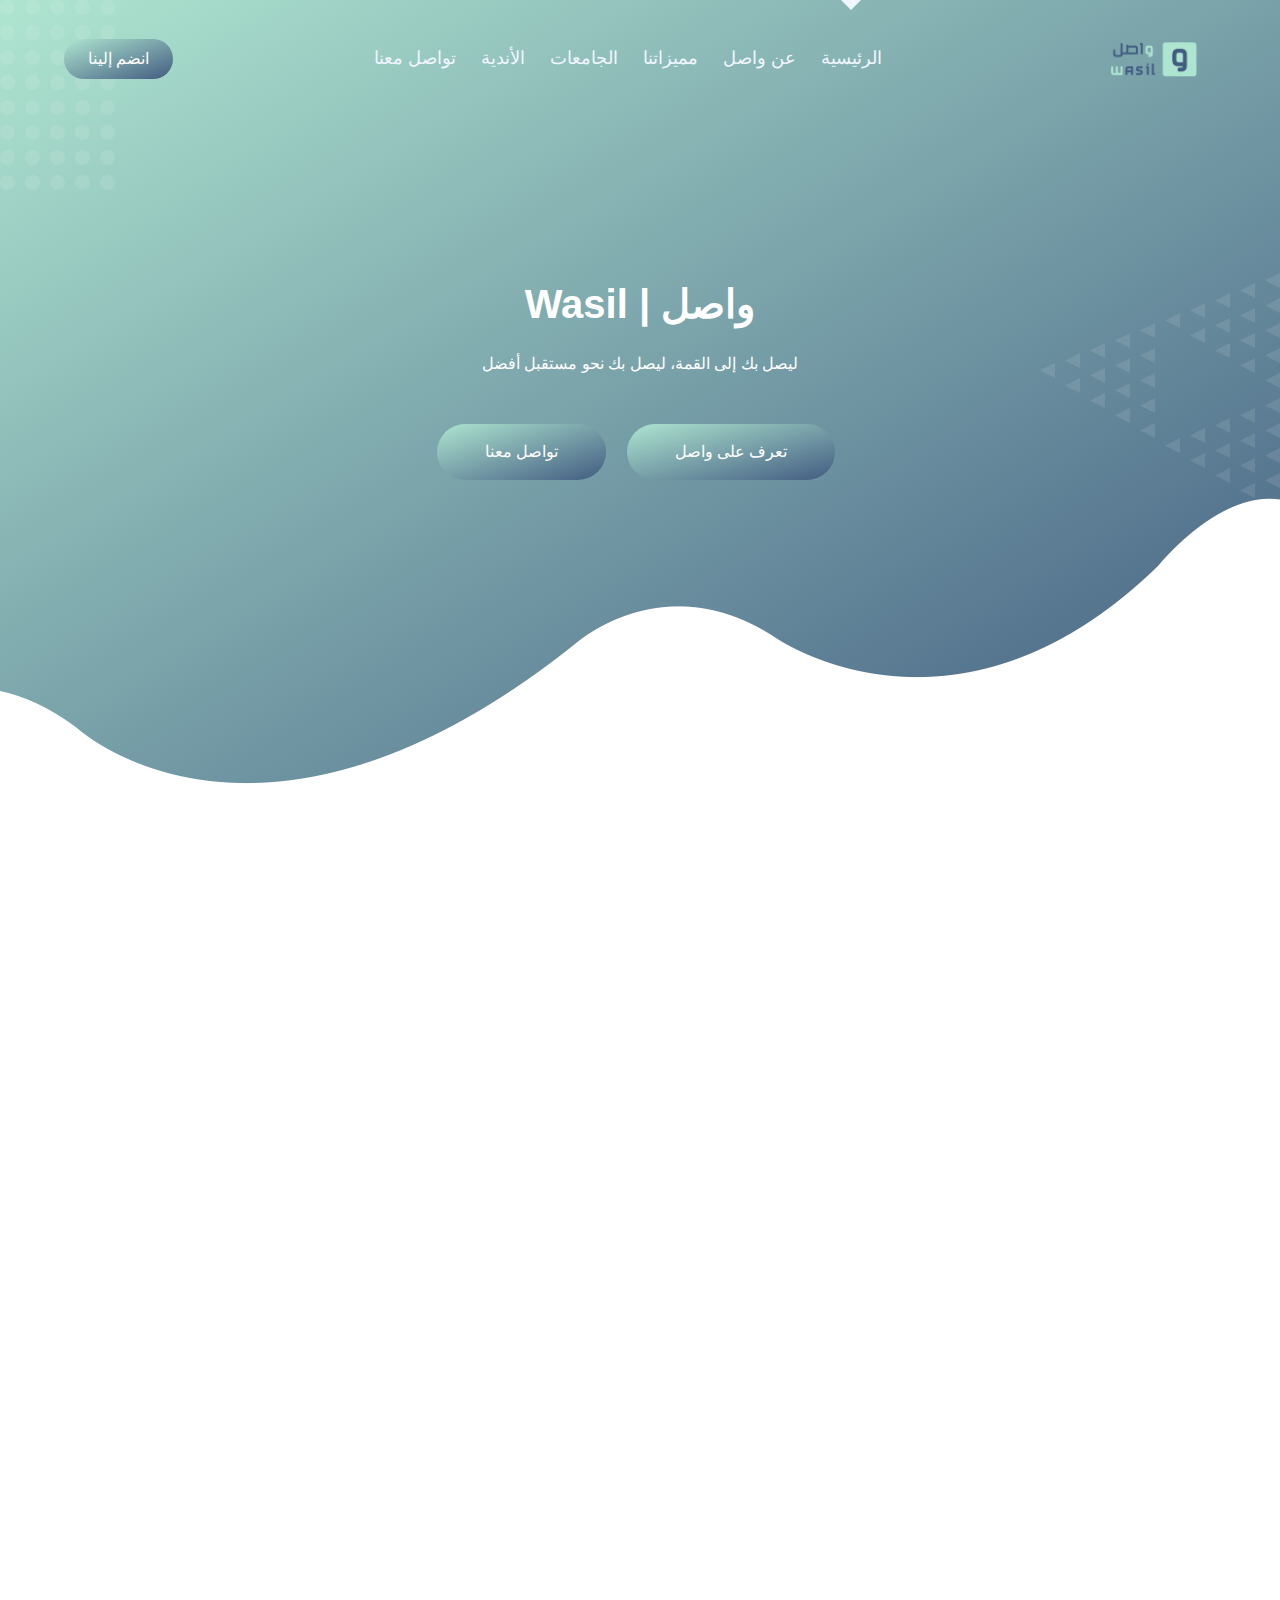
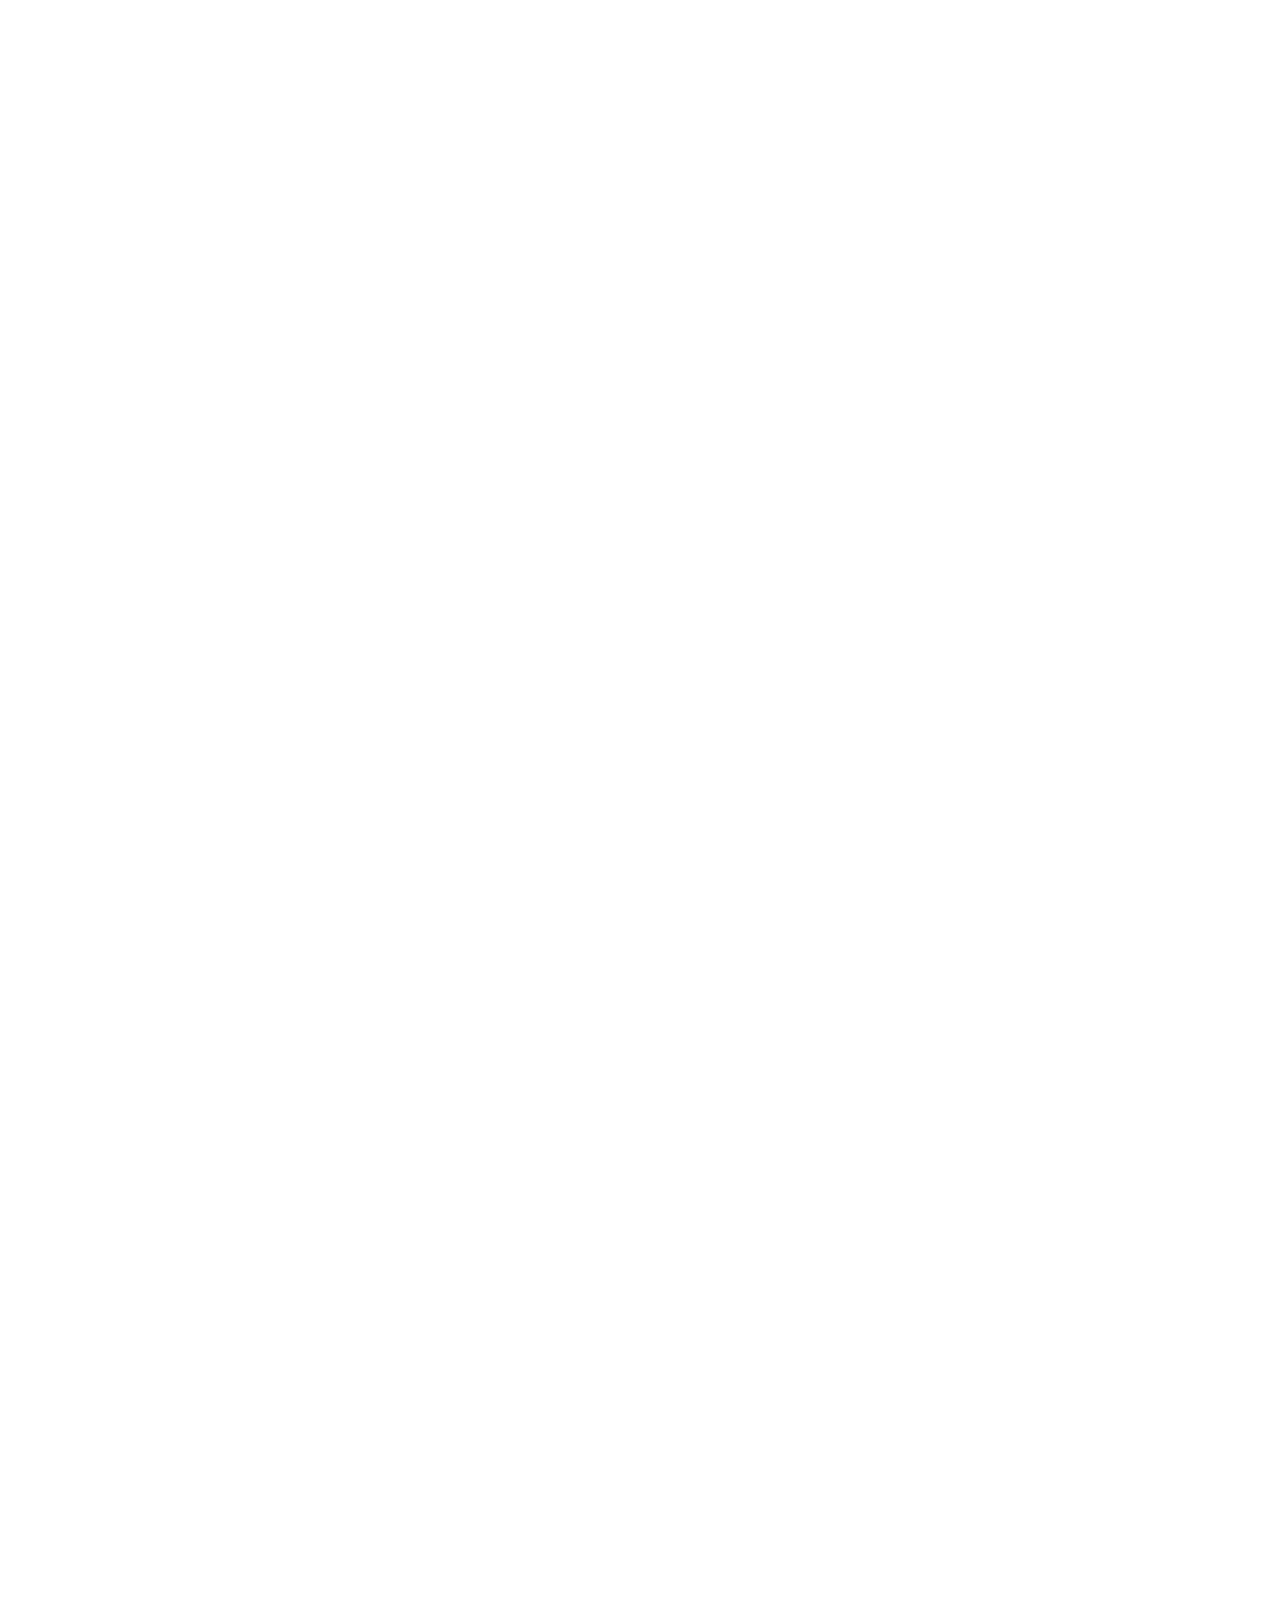
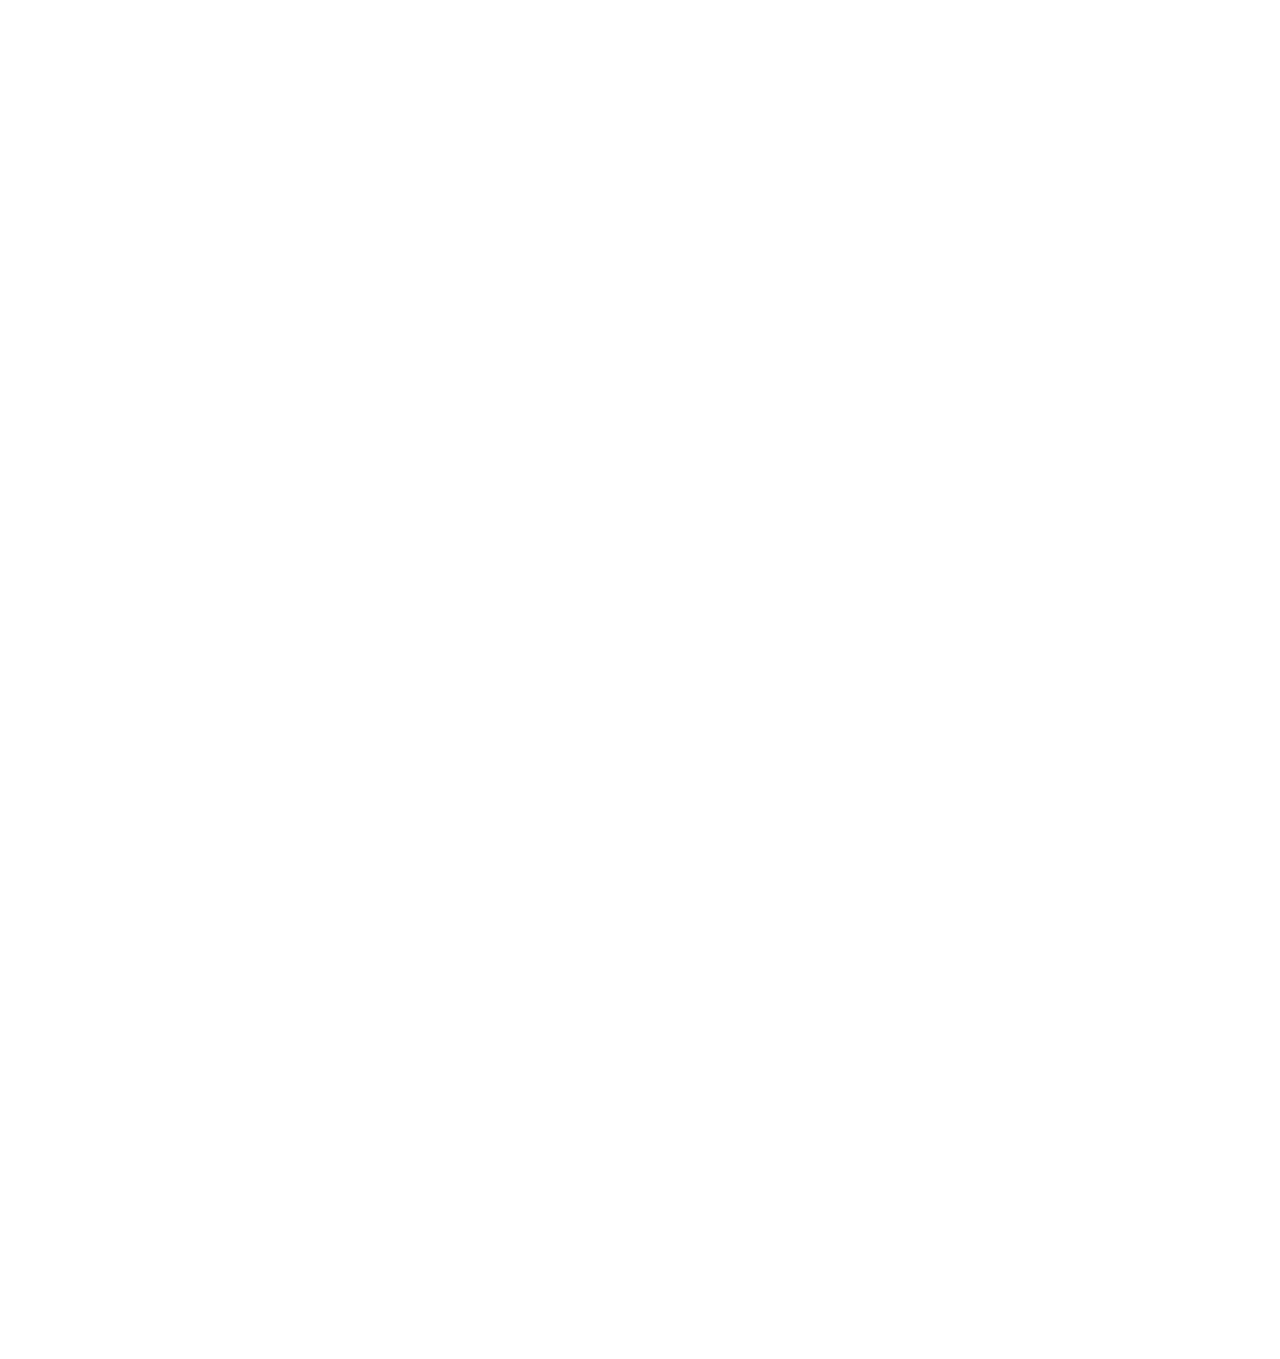
<file: index.html>
<!DOCTYPE html>
<html lang="ar" dir="rtl">

<head>
    <meta charset="utf-8">
    <title>واصل - ليصل بك إلى القمة</title>
    <meta content="width=device-width, initial-scale=1.0" name="viewport">
    <meta content="" name="keywords">
    <meta content="" name="description">
    
    <!-- Favicon -->
    <link href="SVG/3.svg" rel="icon">

    <!-- Google Web Fonts -->
    <!-- <link rel="preconnect" href="https://fonts.googleapis.com">
    <link rel="preconnect" href="https://fonts.gstatic.com" crossorigin>
    <link href="https://fonts.googleapis.com/css2?family=Heebo:wght@400;500&family=Jost:wght@500;600;700&display=swap" rel="stylesheet"> -->
    <link rel="preconnect" href="https://fonts.googleapis.com">
    <link rel="preconnect" href="https://fonts.gstatic.com" crossorigin>
    <link href="https://fonts.googleapis.com/css2?family=Cairo&display=swap" rel="stylesheet">

    <!-- Icon Font Stylesheet -->
    <link href="https://cdnjs.cloudflare.com/ajax/libs/font-awesome/5.10.0/css/all.min.css" rel="stylesheet">
    <link href="https://cdn.jsdelivr.net/npm/bootstrap-icons@1.4.1/font/bootstrap-icons.css" rel="stylesheet">

    <!-- Libraries Stylesheet -->
    <link href="lib/animate/animate.min.css" rel="stylesheet">
    <link href="lib/owlcarousel/assets/owl.carousel.min.css" rel="stylesheet">

    <!-- Customized Bootstrap Stylesheet -->
    <link href="css/bootstrap.min.css" rel="stylesheet">

    <!-- Template Stylesheet -->
    <link href="css/style.css" rel="stylesheet">
</head>

<body data-bs-spy="scroll" data-bs-target=".navbar" data-bs-offset="51">
    <div class="container-xxl bg-white p-0">
        <!-- Spinner Start -->
        <div id="spinner" class="show bg-white position-fixed translate-middle w-100 vh-100 top-50 start-50 d-flex align-items-center justify-content-center">
            <div class="spinner-grow text-primary" style="width: 3rem; height: 3rem;" role="status">
                <span class="sr-only">Loading...</span>
            </div>
        </div>
        <!-- Spinner End -->


        <!-- Navbar & Hero Start -->
        <div class="container-xxl position-relative p-0" id="home">
            <nav class="navbar navbar-expand-lg navbar-light px-4 px-lg-5 py-3 py-lg-0">
                <a href="" class="navbar-brand p-0">
                    <img class="navbar-brand" src="/img/Logo-removebg-preview.png" height="50px" weight="50px">
                </a>
                <button class="navbar-toggler" type="button" data-bs-toggle="collapse" data-bs-target="#navbarCollapse">
                    <span class="fa fa-bars"></span>
                </button>
                <div class="collapse navbar-collapse" id="navbarCollapse">
                    <div class="navbar-nav mx-auto py-0">
                        <a href="#home" class="nav-item nav-link active">الرئيسية</a>
                        <a href="#about" class="nav-item nav-link">عن واصل</a>
                        <a href="#feature" class="nav-item nav-link">مميزاتنا</a>
                        <a href="#pricing" class="nav-item nav-link">الجامعات</a>
                        <a href="#review" class="nav-item nav-link">الأندية</a>
                        <a href="#contact" class="nav-item nav-link">تواصل معنا</a>
                    </div>
                    <a href="" class="btn btn-primary-gradient rounded-pill py-2 px-4 ms-3 d-none d-lg-block">انضم إلينا</a>
                </div>
            </nav>

            <div class="container-xxl bg-primary hero-header">
                <div class="container px-lg-5">
                    <div class="row g-5">
                        <div class="col-lg-12 text-center text-lg">
                            <h1 class="text-white m-4 animated slideInDown">واصل | Wasil</h1>
                            <p class="text-white pb-3 m-4 animated slideInDown">ليصل بك إلى القمة، ليصل بك نحو مستقبل أفضل</p>
                            <a href="#about" class="btn btn-primary-gradient py-sm-3 px-4 px-sm-5 m-2 rounded-pill me-3 animated slideInLeft">تعرف على واصل</a>
                            <a href="#contact" class="btn btn-primary-gradient py-sm-3 px-4 px-sm-5 m-2 rounded-pill animated slideInRight">تواصل معنا</a>
                        </div>
                        <div class="col-lg-9 d-flex justify-content-center justify-content-lg-end wow fadeInUp" data-wow-delay="0.3s">
                            <!-- <div class="owl-carousel screenshot-carousel">
                                <img class="img-fluid" src="img/screenshot-1.png" alt="">
                                <img class="img-fluid" src="img/screenshot-2.png" alt="">
                                <img class="img-fluid" src="img/screenshot-3.png" alt="">
                                <img class="img-fluid" src="img/screenshot-4.png" alt="">
                                <img class="img-fluid" src="img/screenshot-5.png" alt="">
                            </div> -->
                            
                            <img class="" src="/img/website_img1-removebg-preview.png" weight="250px" height="250px" style="visibility: hidden;">
                        </div>
                    </div>
                </div>
            </div>
        </div>
        <!-- Navbar & Hero End -->


        <!-- About Start -->
        <div class="container-xxl py-5" id="about">
            <div class="container py-5 px-lg-5">
                <div class="row g-5 align-items-center">
                    <div class="col-lg-6 wow fadeInUp" data-wow-delay="0.1s">
                        <h5 class="text-primary-gradient fw-medium">عن واصـل</h5>
                        <h1 class="mb-4">وجهتك الأولى نحو مستقبل أفضل</h1>
                        <p class="mb-4">واصل هي منصّة سعوديّة تصل  بين الأندية الطّلابيّة والمبادرات بالطّلاب، وتتيح الفرصة لتطوير الطلّاب من خلال وصلهم بالأندية، وبالشّركات والجهات المهتمّة بتطوير مهارات الطّلاب وتأهيلهم لسوق العمل.</p>
                        <div class="row g-4 mb-4">
                            <div class="col-sm-6 wow fadeIn" data-wow-delay="0.1s">
                                <div class="d-flex">
                                    <i class="fa fa-graduation-cap fa-2x text-primary-gradient flex-shrink-0 m-3"></i>
                                    <div class="ms-3">
                                        <h2 class="mb-0" data-toggle="counter-up">3</h2>
                                        <p class="text-primary-gradient mb-0">جامعات</p>
                                    </div>
                                </div>
                            </div>
                            <div class="col-sm-6 wow fadeIn" data-wow-delay="1.0s">
                                <div class="d-flex">
                                    <i class="fa fa-users fa-2x text-secondary-gradient flex-shrink-0 m-3"></i>
                                    <div class="ms-3">
                                        <h2 class="mb-0" data-toggle="counter-up">54</h2>
                                        <p class="text-secondary-gradient mb-0">نـادي طلابـي</p>
                                    </div>
                                </div>
                            </div>
                        </div>
                        <a href="#pricing" class="btn btn-primary-gradient py-sm-3 px-4 px-sm-5 rounded-pill mt-3">جـامـعاتـنـا</a>
                    </div>
                    <div class="col-lg-6">
                        <img class="img-fluid wow fadeInUp" data-wow-delay="0.5s" src="img/img web9.jpg">
                    </div>
                </div>
            </div>
        </div>
        <!-- About End -->


        <!-- Features Start -->
        <div class="container-xxl py-5" id="feature">
            <div class="container py-5 px-lg-5">
                <div class="text-center wow fadeInUp" data-wow-delay="0.1s">
                    <h5 class="text-primary-gradient fw-medium">مميـزاتـنـا</h5>
                    <h1 class="mb-5">وش يميّز واصل؟</h1>
                </div>
                <div class="row g-4">
                    <div class="col-lg-4 col-md-6 wow fadeInUp" data-wow-delay="0.1s">
                        <div class="feature-item bg-light rounded p-4">
                            <div class="d-inline-flex align-items-center justify-content-center bg-primary-gradient rounded-circle mb-4" style="width: 60px; height: 60px;">
                                <i class="fa fa-desktop text-white fs-4"></i>
                            </div>
                            <h5 class="mb-3">توفير واجهة بسيطة وسهلة الاستخدام</h5>
                            <p class="m-5"></p>
                        </div>
                    </div>
                    <div class="col-lg-4 col-md-6 wow fadeInUp" data-wow-delay="0.3s">
                        <div class="feature-item bg-light rounded p-4">
                            <div class="d-inline-flex align-items-center justify-content-center bg-secondary-gradient rounded-circle mb-4" style="width: 60px; height: 60px;">
                                <i class="fa fa-info text-white fs-4"></i>
                            </div>
                            <h5 class="mb-3">توفير معلومات شاملة عن الاندية الطلابية</h5>
                            <p class="m-5"></p>
                        </div>
                    </div>
                    <div class="col-lg-4 col-md-6 wow fadeInUp" data-wow-delay="0.5s">
                        <div class="feature-item bg-light rounded p-4">
                            <div class="d-inline-flex align-items-center justify-content-center bg-primary-gradient rounded-circle mb-4" style="width: 60px; height: 60px;">
                                <i class="fa fa-retweet text-white fs-4"></i>
                            </div>
                            <h5 class="mb-3">تحديث متواصل بفرص الانضمام للأندية والمبادرات</h5>
                            <p class="m-4"></p>
                        </div>
                    </div>
                    <div class="col-lg-4 col-md-6 wow fadeInUp" data-wow-delay="0.1s">
                        <div class="feature-item bg-light rounded p-4">
                            <div class="d-inline-flex align-items-center justify-content-center bg-secondary-gradient rounded-circle mb-4" style="width: 60px; height: 60px;">
                                <i class="fa fa-globe text-white fs-4"></i>
                            </div>
                            <h5 class="mb-3">جمع جميع الأندية والمبادرات تحت سقف واحد</h5>
                            <p class="m-0"></p>
                        </div>
                    </div>
                    <div class="col-lg-4 col-md-6 wow fadeInUp" data-wow-delay="0.3s">
                        <div class="feature-item bg-light rounded p-4">
                            <div class="d-inline-flex align-items-center justify-content-center bg-primary-gradient rounded-circle mb-4" style="width: 60px; height: 60px;">
                                <i class="fa fa-search text-white fs-4"></i>
                            </div>
                            <h5 class="mb-3">تسهيل عمليّة البحث والوصول للأندية والمبادرات</h5>
                            <p class="m-0"></p>
                        </div>
                    </div>
                    <div class="col-lg-4 col-md-6 wow fadeInUp" data-wow-delay="0.5s">
                        <div class="feature-item bg-light rounded p-4">
                            <div class="d-inline-flex align-items-center justify-content-center bg-secondary-gradient rounded-circle mb-4" style="width: 60px; height: 60px;">
                                <i class="fa fa-users text-white fs-4"></i>
                            </div>
                            <h5 class="mb-3">الرّبط بين الأندية وخلق مجتمع طلّابي متعاون</h5>
                            <p class="m-0"></p>
                        </div>
                    </div>
                </div>
            </div>
        </div>
        <!-- Features End -->


        <!-- Screenshot Start -->
        <!-- <div class="container-xxl py-5">
            <div class="container py-5 px-lg-5">
                <div class="row g-5 align-items-center">
                    <div class="col-lg-8 wow fadeInUp" data-wow-delay="0.1s">
                        <h5 class="text-primary-gradient fw-medium">Screenshot</h5>
                        <h1 class="mb-4">User Friendly interface And Very Easy To Use Fitness App</h1>
                        <p class="mb-4">Diam dolor diam ipsum et tempor sit. Aliqu diam amet diam et eos labore. Clita erat ipsum et lorem et sit, sed stet no labore lorem sit clita duo justo eirmod magna dolore erat amet</p>
                        <p><i class="fa fa-check text-primary-gradient me-3"></i>Diam dolor diam ipsum et tempor sit</p>
                        <p><i class="fa fa-check text-primary-gradient me-3"></i>Aliqu diam amet diam et eos labore</p>
                        <p class="mb-4"><i class="fa fa-check text-primary-gradient me-3"></i>Clita erat ipsum et lorem et sit</p>
                        <a href="" class="btn btn-primary-gradient py-sm-3 px-4 px-sm-5 rounded-pill mt-3">Read More</a>
                    </div>
                    <div class="col-lg-4 d-flex justify-content-center justify-content-lg-end wow fadeInUp" data-wow-delay="0.3s">
                        <div class="owl-carousel screenshot-carousel">
                            <img class="img-fluid" src="img/screenshot-1.png" alt="">
                            <img class="img-fluid" src="img/screenshot-2.png" alt="">
                            <img class="img-fluid" src="img/screenshot-3.png" alt="">
                            <img class="img-fluid" src="img/screenshot-4.png" alt="">
                            <img class="img-fluid" src="img/screenshot-5.png" alt="">
                        </div>
                    </div>
                </div>
            </div>
        </div> -->
        <!-- Screenshot End -->


        <!-- Process Start -->
        <div class="container-xxl py-5" id="pricing">
            <div class="container py-5 px-lg-5">
                <div class="text-center pb-4 wow fadeInUp" data-wow-delay="0.1s">
                    <h5 class="text-primary-gradient fw-medium">الجـامـعـات</h5>
                    <h1 class="mb-5">لـويـن وصـل قطارنا؟</h1>
                </div>
                <div class="row gy-5 gx-4 justify-content-center">
                    <div class="col-lg-4 col-sm-6 text-center pt-4 wow fadeInUp" data-wow-delay="0.1s">
                        <div class="position-relative bg-light rounded pt-5 pb-4 px-4">
                            <a href="/ksuuni.html"><div class="d-inline-flex align-items-center justify-content-center bg-primary-gradient rounded position-absolute top-0 start-50 translate-middle shadow" style="width: 100px; height: 100px; cursor: pointer;">
                                <!-- <i class="fa fa-cog fa-3x text-white"></i> -->
                                <img src="/img/ksu/ksuuni.png" weight="60px" height="60px">
                                </div>
                            </a>
                            <h5 class="mt-4 mb-3">جامـعـة المـلـك سـعـود</h5>
                            <p class="mb-0"></p>
                        </div>
                    </div>
                    <div class="col-lg-4 col-sm-6 text-center pt-4 wow fadeInUp" data-wow-delay="0.3s">
                        <div class="position-relative bg-light rounded pt-5 pb-4 px-4">
                            <a href="/imamuuni.html"><div class="d-inline-flex align-items-center justify-content-center bg-primary-gradient rounded position-absolute top-0 start-50 translate-middle shadow" style="width: 100px; height: 100px; cursor: pointer;">
                                <!-- <i class="fa fa-cog fa-3x text-white"></i> -->
                                <img src="/img/imamu/imamuuni.png" weight="60px" height="60px">
                                </div>
                            </a>
                            <h5 class="mt-4 mb-3">جـامـعـة الإمـام</h5>
                            <p class="mb-0"></p>
                        </div>
                    </div>
                    <div class="col-lg-4 col-sm-6 text-center pt-4 wow fadeInUp" data-wow-delay="0.5s">
                        <div class="position-relative bg-light rounded pt-5 pb-4 px-4">
                            <a href="/norauni.html"><div class="d-inline-flex align-items-center justify-content-center bg-primary-gradient rounded position-absolute top-0 start-50 translate-middle shadow" style="width: 100px; height: 100px; cursor: pointer;">
                                <!-- <i class="fa fa-cog fa-3x text-white"></i> -->
                                <img src="/img/pnu/norahuni-removebg-preview.png" weight="60px" height="60px">
                                </div>
                            </a>
                            <h5 class="mt-4 mb-3">جـامـعـة الأمـيـرة نـورة</h5>
                            <p class="mb-0"></p>
                        </div>
                    </div>
                </div>
            </div>
        </div>
        <!-- Process Start -->


        <!-- Download Start -->
        <!-- <div class="container-xxl py-5">
            <div class="container py-5 px-lg-5">
                <div class="row g-5 align-items-center">
                    <div class="col-lg-6">
                        <img class="img-fluid wow fadeInUp" data-wow-delay="0.1s" src="img/about.png">
                    </div>
                    <div class="col-lg-6 wow fadeInUp" data-wow-delay="0.3s">
                        <h5 class="text-primary-gradient fw-medium">Download</h5>
                        <h1 class="mb-4">Download The Latest Version Of Our App</h1>
                        <p class="mb-4">Diam dolor diam ipsum et tempor sit. Aliqu diam amet diam et eos labore. Clita erat ipsum et lorem et sit, sed stet no labore lorem sit clita duo justo eirmod magna dolore erat amet</p>
                        <div class="row g-4">
                            <div class="col-sm-6 wow fadeIn" data-wow-delay="0.5s">
                                <a href="" class="d-flex bg-primary-gradient rounded py-3 px-4">
                                    <i class="fab fa-apple fa-3x text-white flex-shrink-0"></i>
                                    <div class="ms-3">
                                        <p class="text-white mb-0">Available On</p>
                                        <h5 class="text-white mb-0">App Store</h5>
                                    </div>
                                </a>
                            </div>
                            <div class="col-sm-6 wow fadeIn" data-wow-delay="0.7s">
                                <a href="" class="d-flex bg-secondary-gradient rounded py-3 px-4">
                                    <i class="fab fa-android fa-3x text-white flex-shrink-0"></i>
                                    <div class="ms-3">
                                        <p class="text-white mb-0">Available On</p>
                                        <h5 class="text-white mb-0">Play Store</h5>
                                    </div>
                                </a>
                            </div>
                        </div>
                    </div>
                </div>
            </div>
        </div> -->
        <!-- Download End -->


        <!-- Pricing Start -->
        <!-- <div class="container-xxl py-5">
            <div class="container py-5 px-lg-5">
                <div class="text-center wow fadeInUp" data-wow-delay="0.1s">
                    <h5 class="text-primary-gradient fw-medium">Pricing Plan</h5>
                    <h1 class="mb-5">Choose Your Plan</h1>
                </div>
                <div class="tab-class text-center pricing wow fadeInUp" data-wow-delay="0.1s">
                    <ul class="nav nav-pills d-inline-flex justify-content-center bg-primary-gradient rounded-pill mb-5">
                        <li class="nav-item">
                            <button class="nav-link active" data-bs-toggle="pill" href="#tab-1">Monthly</button>
                        </li>
                        <li class="nav-item">
                            <button class="nav-link" data-bs-toggle="pill" href="#tab-2">Yearly</button>
                        </li>
                    </ul>
                    <div class="tab-content text-start">
                        <div id="tab-1" class="tab-pane fade show p-0 active">
                            <div class="row g-4">
                                <div class="col-lg-4">
                                    <div class="bg-light rounded">
                                        <div class="border-bottom p-4 mb-4">
                                            <h4 class="text-primary-gradient mb-1">Starter Plan</h4>
                                            <span>Powerful & Awesome Features</span>
                                        </div>
                                        <div class="p-4 pt-0">
                                            <h1 class="mb-3">
                                                <small class="align-top" style="font-size: 22px; line-height: 45px;">$</small>14.99<small
                                                    class="align-bottom" style="font-size: 16px; line-height: 40px;">/ Month</small>
                                            </h1>
                                            <div class="d-flex justify-content-between mb-3"><span>HTML5 & CSS3</span><i class="fa fa-check text-primary-gradient pt-1"></i></div>
                                            <div class="d-flex justify-content-between mb-3"><span>Bootstrap v5</span><i class="fa fa-check text-primary-gradient pt-1"></i></div>
                                            <div class="d-flex justify-content-between mb-3"><span>Responsive Layout</span><i class="fa fa-check text-primary-gradient pt-1"></i></div>
                                            <div class="d-flex justify-content-between mb-2"><span>Cross-browser Support</span><i class="fa fa-check text-primary-gradient pt-1"></i></div>
                                            <a href="" class="btn btn-primary-gradient rounded-pill py-2 px-4 mt-4">Get Started</a>
                                        </div>
                                    </div>
                                </div>
                                <div class="col-lg-4">
                                    <div class="bg-light rounded border">
                                        <div class="border-bottom p-4 mb-4">
                                            <h4 class="text-primary-gradient mb-1">Advance Plan</h4>
                                            <span>Powerful & Awesome Features</span>
                                        </div>
                                        <div class="p-4 pt-0">
                                            <h1 class="mb-3">
                                                <small class="align-top" style="font-size: 22px; line-height: 45px;">$</small>24.99<small
                                                    class="align-bottom" style="font-size: 16px; line-height: 40px;">/ Month</small>
                                            </h1>
                                            <div class="d-flex justify-content-between mb-3"><span>HTML5 & CSS3</span><i class="fa fa-check text-primary-gradient pt-1"></i></div>
                                            <div class="d-flex justify-content-between mb-3"><span>Bootstrap v5</span><i class="fa fa-check text-primary-gradient pt-1"></i></div>
                                            <div class="d-flex justify-content-between mb-3"><span>Responsive Layout</span><i class="fa fa-check text-primary-gradient pt-1"></i></div>
                                            <div class="d-flex justify-content-between mb-2"><span>Cross-browser Support</span><i class="fa fa-check text-primary-gradient pt-1"></i></div>
                                            <a href="" class="btn btn-secondary-gradient rounded-pill py-2 px-4 mt-4">Get Started</a>
                                        </div>
                                    </div>
                                </div>
                                <div class="col-lg-4">
                                    <div class="bg-light rounded">
                                        <div class="border-bottom p-4 mb-4">
                                            <h4 class="text-primary-gradient mb-1">Premium Plan</h4>
                                            <span>Powerful & Awesome Features</span>
                                        </div>
                                        <div class="p-4 pt-0">
                                            <h1 class="mb-3">
                                                <small class="align-top" style="font-size: 22px; line-height: 45px;">$</small>34.99<small
                                                    class="align-bottom" style="font-size: 16px; line-height: 40px;">/ Month</small>
                                            </h1>
                                            <div class="d-flex justify-content-between mb-3"><span>HTML5 & CSS3</span><i class="fa fa-check text-primary-gradient pt-1"></i></div>
                                            <div class="d-flex justify-content-between mb-3"><span>Bootstrap v5</span><i class="fa fa-check text-primary-gradient pt-1"></i></div>
                                            <div class="d-flex justify-content-between mb-3"><span>Responsive Layout</span><i class="fa fa-check text-primary-gradient pt-1"></i></div>
                                            <div class="d-flex justify-content-between mb-2"><span>Cross-browser Support</span><i class="fa fa-check text-primary-gradient pt-1"></i></div>
                                            <a href="" class="btn btn-primary-gradient rounded-pill py-2 px-4 mt-4">Get Started</a>
                                        </div>
                                    </div>
                                </div>
                            </div>
                        </div>
                        <div id="tab-2" class="tab-pane fade p-0">
                            <div class="row g-4">
                                <div class="col-lg-4">
                                    <div class="bg-light rounded">
                                        <div class="border-bottom p-4 mb-4">
                                            <h4 class="text-primary-gradient mb-1">Starter Plan</h4>
                                            <span>Powerful & Awesome Features</span>
                                        </div>
                                        <div class="p-4 pt-0">
                                            <h1 class="mb-3">
                                                <small class="align-top" style="font-size: 22px; line-height: 45px;">$</small>114.99<small
                                                    class="align-bottom" style="font-size: 16px; line-height: 40px;">/ Yearly</small>
                                            </h1>
                                            <div class="d-flex justify-content-between mb-3"><span>HTML5 & CSS3</span><i class="fa fa-check text-primary-gradient pt-1"></i></div>
                                            <div class="d-flex justify-content-between mb-3"><span>Bootstrap v5</span><i class="fa fa-check text-primary-gradient pt-1"></i></div>
                                            <div class="d-flex justify-content-between mb-3"><span>Responsive Layout</span><i class="fa fa-check text-primary-gradient pt-1"></i></div>
                                            <div class="d-flex justify-content-between mb-2"><span>Cross-browser Support</span><i class="fa fa-check text-primary-gradient pt-1"></i></div>
                                            <a href="" class="btn btn-primary-gradient rounded-pill py-2 px-4 mt-4">Get Started</a>
                                        </div>
                                    </div>
                                </div>
                                <div class="col-lg-4">
                                    <div class="bg-light rounded border">
                                        <div class="border-bottom p-4 mb-4">
                                            <h4 class="text-primary-gradient mb-1">Advance Plan</h4>
                                            <span>Powerful & Awesome Features</span>
                                        </div>
                                        <div class="p-4 pt-0">
                                            <h1 class="mb-3">
                                                <small class="align-top" style="font-size: 22px; line-height: 45px;">$</small>124.99<small
                                                    class="align-bottom" style="font-size: 16px; line-height: 40px;">/ Yearly</small>
                                            </h1>
                                            <div class="d-flex justify-content-between mb-3"><span>HTML5 & CSS3</span><i class="fa fa-check text-primary-gradient pt-1"></i></div>
                                            <div class="d-flex justify-content-between mb-3"><span>Bootstrap v5</span><i class="fa fa-check text-primary-gradient pt-1"></i></div>
                                            <div class="d-flex justify-content-between mb-3"><span>Responsive Layout</span><i class="fa fa-check text-primary-gradient pt-1"></i></div>
                                            <div class="d-flex justify-content-between mb-2"><span>Cross-browser Support</span><i class="fa fa-check text-primary-gradient pt-1"></i></div>
                                            <a href="" class="btn btn-primary-gradient rounded-pill py-2 px-4 mt-4">Get Started</a>
                                        </div>
                                    </div>
                                </div>
                                <div class="col-lg-4">
                                    <div class="bg-light rounded">
                                        <div class="border-bottom p-4 mb-4">
                                            <h4 class="text-primary-gradient mb-1">Premium Plan</h4>
                                            <span>Powerful & Awesome Features</span>
                                        </div>
                                        <div class="p-4 pt-0">
                                            <h1 class="mb-3">
                                                <small class="align-top" style="font-size: 22px; line-height: 45px;">$</small>134.99<small
                                                    class="align-bottom" style="font-size: 16px; line-height: 40px;">/ Yearly</small>
                                            </h1>
                                            <div class="d-flex justify-content-between mb-3"><span>HTML5 & CSS3</span><i class="fa fa-check text-primary-gradient pt-1"></i></div>
                                            <div class="d-flex justify-content-between mb-3"><span>Bootstrap v5</span><i class="fa fa-check text-primary-gradient pt-1"></i></div>
                                            <div class="d-flex justify-content-between mb-3"><span>Responsive Layout</span><i class="fa fa-check text-primary-gradient pt-1"></i></div>
                                            <div class="d-flex justify-content-between mb-2"><span>Cross-browser Support</span><i class="fa fa-check text-primary-gradient pt-1"></i></div>
                                            <a href="" class="btn btn-primary-gradient rounded-pill py-2 px-4 mt-4">Get Started</a>
                                        </div>
                                    </div>
                                </div>
                            </div>
                        </div>
                    </div>
                </div>
            </div>
        </div> -->
        <!-- Pricing End -->


        <!-- Testimonial Start -->
        <div class="container-xxl py-5" id="review">
            <div class="container py-5 px-lg-5">
                <div class="text-center wow fadeInUp" data-wow-delay="0.1s">
                    <h5 class="text-primary-gradient fw-medium"></h5>
                    <h1 class="mb-5 text-primary-gradient fw-medium">الأنـديـة</h1>
                </div>
                <div class="owl-carousel testimonial-carousel wow fadeInUp" data-wow-delay="0.1s">
                    <div class="testimonial-item rounded p-2">
                        <a href="/ksuuni.html">
                            <div class="d-flex justify-content-center align-items-center m-2" style="cursor: pointer;">
                            <img class="img-fluid bg-white rounded flex-shrink-0 p-1" src="img/ksu/scc.jpg" style="width: 85px; height: 85px;">
                            <div class="m-4">
                                <h5 class="mb-1">النادي الثقافي الاجتماعي</h5>
                                <p class="mb-1">جامعة الملك سعود</p>
                            </div>
                        </div>
                    </a>
                        <p class="mb-0"></p>
                    </div>
                    <div class="testimonial-item rounded p-2">
                        <a href="/ksuuni.html">
                            <div class="d-flex justify-content-center align-items-center m-2" style="cursor: pointer;">
                                <img class="img-fluid bg-white rounded flex-shrink-0 p-1" src="img/ksu/marketing.jpg" style="width: 85px; height: 85px;">
                                <div class="m-4">
                                    <h5 class="mb-1">نادي التسويق</h5>
                                    <p class="mb-1">جامعة الملك سعود</p>
                                </div>
                            </div>
                        </a>
                        <p class="mb-0"></p>
                    </div>
                    <div class="testimonial-item rounded p-2">
                        <a href="/imamuuni.html">
                            <div class="d-flex justify-content-center align-items-center m-2" style="cursor: pointer;">
                                <img class="img-fluid bg-white rounded flex-shrink-0 p-1" src="img/imamu/technologymawhiba.jpg" style="width: 85px; height: 85px;">
                                <div class="m-4">
                                    <h5 class="mb-1">نادي التكنولوجيا والموهبة</h5>
                                    <p class="mb-1">جامعة الإمام</p>
                                </div>
                            </div>
                        </a>
                        <p class="mb-0"></p>
                    </div>
                    <div class="testimonial-item rounded p-2">
                        <a href="/imamuuni.html">
                            <div class="d-flex justify-content-center align-items-center m-2" style="cursor: pointer;">
                                <img class="img-fluid bg-white rounded flex-shrink-0 p-1" src="img/imamu/students council.jpg" style="width: 85px; height: 85px;">
                                <div class="m-4">
                                    <h5 class="mb-1">المجلس الطلابي</h5>
                                    <p class="mb-1">جامعة الإمام</p>
                                </div>
                            </div>
                        </a>
                        <p class="mb-0"></p>
                    </div>
                    <div class="testimonial-item rounded p-2">
                        <a href="/norauni.html">
                            <div class="d-flex justify-content-center align-items-center m-2" style="cursor: pointer;">
                                <img class="img-fluid bg-white rounded flex-shrink-0 p-1" src="img/pnu/gdsc pnu.jpg" style="width: 85px; height: 85px;">
                                <div class="m-4">
                                    <h5 class="mb-1">نادي قوقل للطلبة المطورين</h5>
                                    <p class="mb-1">جامعة الأميرة نورة</p>
                                </div>
                            </div>
                        </a>
                        <p class="mb-0"></p>
                    </div>
                    <div class="testimonial-item rounded p-2">
                        <a href="/norauni.html">
                            <div class="d-flex justify-content-center align-items-center m-2" style="cursor: pointer;">
                                <img class="img-fluid bg-white rounded flex-shrink-0 p-1" src="img/pnu/nazahah pnu.jpg" style="width: 85px; height: 85px;">
                                <div class="m-4">
                                    <h5 class="mb-1">نادي نزاهة التطوعي</h5>
                                    <p class="mb-1">جامعة الأميرة نورة</p>
                                </div>
                            </div>
                        </a>
                        <p class="mb-0"></p>
                    </div>
                </div>
            </div>
        </div>
        <!-- Testimonial End -->


        <!-- Contact Start -->
        <div class="container-xxl py-5" id="contact">
            <div class="container py-5 px-lg-5">
                <div class="text-center wow fadeInUp" data-wow-delay="0.1s">
                    <h5 class="text-primary-gradient fw-medium">تواصـل معـنا</h5>
                    <h1 class="mb-5"></h1>
                </div>
                <div class="row justify-content-center">
                    <div class="col-lg-9">
                        <div class="wow fadeInUp" data-wow-delay="0.3s">
                            <!-- <p class="text-center mb-4">The contact form is currently inactive. Get a functional and working contact form with Ajax & PHP in a few minutes. Just copy and paste the files, add a little code and you're done. <a href="https://htmlcodex.com/contact-form">Download Now</a>.</p> -->
                            <form>
                                <div class="row g-3">
                                    <div class="col-md-6">
                                        <div class="form-floating">
                                            <input type="text" class="form-control" id="name" placeholder="الاسم">
                                            <label for="name">الاسم</label>
                                        </div>
                                    </div>
                                    <div class="col-md-6">
                                        <div class="form-floating">
                                            <input type="email" class="form-control" id="email" placeholder="الإيميل">
                                            <label for="email">الإيميل</label>
                                        </div>
                                    </div>
                                    <div class="col-12">
                                        <div class="form-floating">
                                            <input type="text" class="form-control" id="subject" placeholder="الموضوع">
                                            <label for="subject">العنوان</label>
                                        </div>
                                    </div>
                                    <div class="col-12">
                                        <div class="form-floating">
                                            <textarea class="form-control" placeholder="اترك رسالتك هنا" id="message" style="height: 150px"></textarea>
                                            <label for="message">اترك رسالتك هنا</label>
                                        </div>
                                    </div>
                                    <div class="col-12 text-center">
                                        <button class="btn btn-primary-gradient rounded-pill py-3 px-5" type="submit">ارسال</button>
                                    </div>
                                </div>
                            </form>
                        </div>
                    </div>
                </div>
            </div>
        </div>
        <!-- Contact End -->
        

        <!-- Footer Start -->
        <div class="container-fluid bg-primary text-light footer wow fadeIn" data-wow-delay="0.1s">
            <div class="container py-5 px-lg-5">
                <div class="row g-5">
                    <div class="col-md-6 col-lg-4"><br>
                        <img class="text-white mb-4" href="home" src="/SVG/7.svg" height="200px" weight="200px">
                        <!-- <p><i class="fa fa-map-marker-alt me-3"></i>123 Street, New York, USA</p>
                        <p><i class="fa fa-phone-alt me-3"></i>+012 345 67890</p>
                        <p><i class="fa fa-envelope me-3"></i>info@example.com</p> -->
                    </div>
                    <div class="col-md-6 col-lg-4"><br>
                        <a class="btn btn-link" href="#about" style="text-align: right;">عن واصل</a>
                        <a class="btn btn-link" href="#feature" style="text-align: right;">مميزاتنا</a>
                        <a class="btn btn-link" href="#pricing" style="text-align: right;">الجامعات</a>
                        <a class="btn btn-link" href="#review" style="text-align: right;">الأندية</a>
                        <a class="btn btn-link" href="#contact" style="text-align: right;">تواصل معنا</a>
                    </div>
                    <div class="col-md-6 col-lg-4"><br>
                        <div class="d-grid pt-2">
                            <a class="btn btn-outline-light btn-social" href=""><i class="fab fa-twitter"></i></a>
                            <a class="btn btn-outline-light btn-social" href=""><i class="fab fa-facebook-f"></i></a>
                            <a class="btn btn-outline-light btn-social" href=""><i class="fab fa-instagram"></i></a>
                            <a class="btn btn-outline-light btn-social" href=""><i class="fab fa-linkedin-in"></i></a>
                        </div>
                    </div>
                    <!-- <div class="col-md-6 col-lg-3">
                        <h4 class="text-white mb-4">Newsletter</h4>
                        <p>Lorem ipsum dolor sit amet elit. Phasellus nec pretium mi. Curabitur facilisis ornare velit non vulpu</p>
                        <div class="position-relative w-100 mt-3">
                            <input class="form-control border-0 rounded-pill w-100 ps-4 pe-5" type="text" placeholder="Your Email" style="height: 48px;">
                            <button type="button" class="btn shadow-none position-absolute top-0 end-0 mt-1 me-2"><i class="fa fa-paper-plane text-primary-gradient fs-4"></i></button>
                        </div>
                    </div> -->
                </div>
            </div>
            <div class="container px-lg-5">
                <div class="copyright">
                    <div class="row">
                        <!-- <div class="col-md-6 text-center text-md-start mb-3 mb-md-0">
                            &copy; <a class="border-bottom" href="#">Your Site Name</a>, All Right Reserved. 
							
							/*** This template is free as long as you keep the footer author’s credit link/attribution link/backlink. If you'd like to use the template without the footer author’s credit link/attribution link/backlink, you can purchase the Credit Removal License from "https://htmlcodex.com/credit-removal". Thank you for your support. ***/-->
							<!-- Designed By <a class="border-bottom" href="https://htmlcodex.com">HTML Codex</a> -->
                        </div> 
                        <!-- <div class="col-md-6 text-center text-md-end">
                            <div class="footer-menu">
                                <a href="">Home</a>
                                <a href="">Cookies</a>
                                <a href="">Help</a>
                                <a href="">FQAs</a>
                            </div>
                        </div> -->
                    </div>
                </div>
            </div>
        </div>
        <!-- Footer End -->


        <!-- Back to Top -->
        <a href="#" class="btn btn-lg btn-lg-square back-to-top pt-2"><i class="bi bi-arrow-up text-white"></i></a>
    </div>

    <!-- JavaScript Libraries -->
    <script src="https://code.jquery.com/jquery-3.4.1.min.js"></script>
    <script src="https://cdn.jsdelivr.net/npm/bootstrap@5.0.0/dist/js/bootstrap.bundle.min.js"></script>
    <script src="lib/wow/wow.min.js"></script>
    <script src="lib/easing/easing.min.js"></script>
    <script src="lib/waypoints/waypoints.min.js"></script>
    <script src="lib/counterup/counterup.min.js"></script>
    <script src="lib/owlcarousel/owl.carousel.min.js"></script>


    <!-- Template Javascript -->
    <script src="js/main.js"></script>
</body>

</html>
</file>
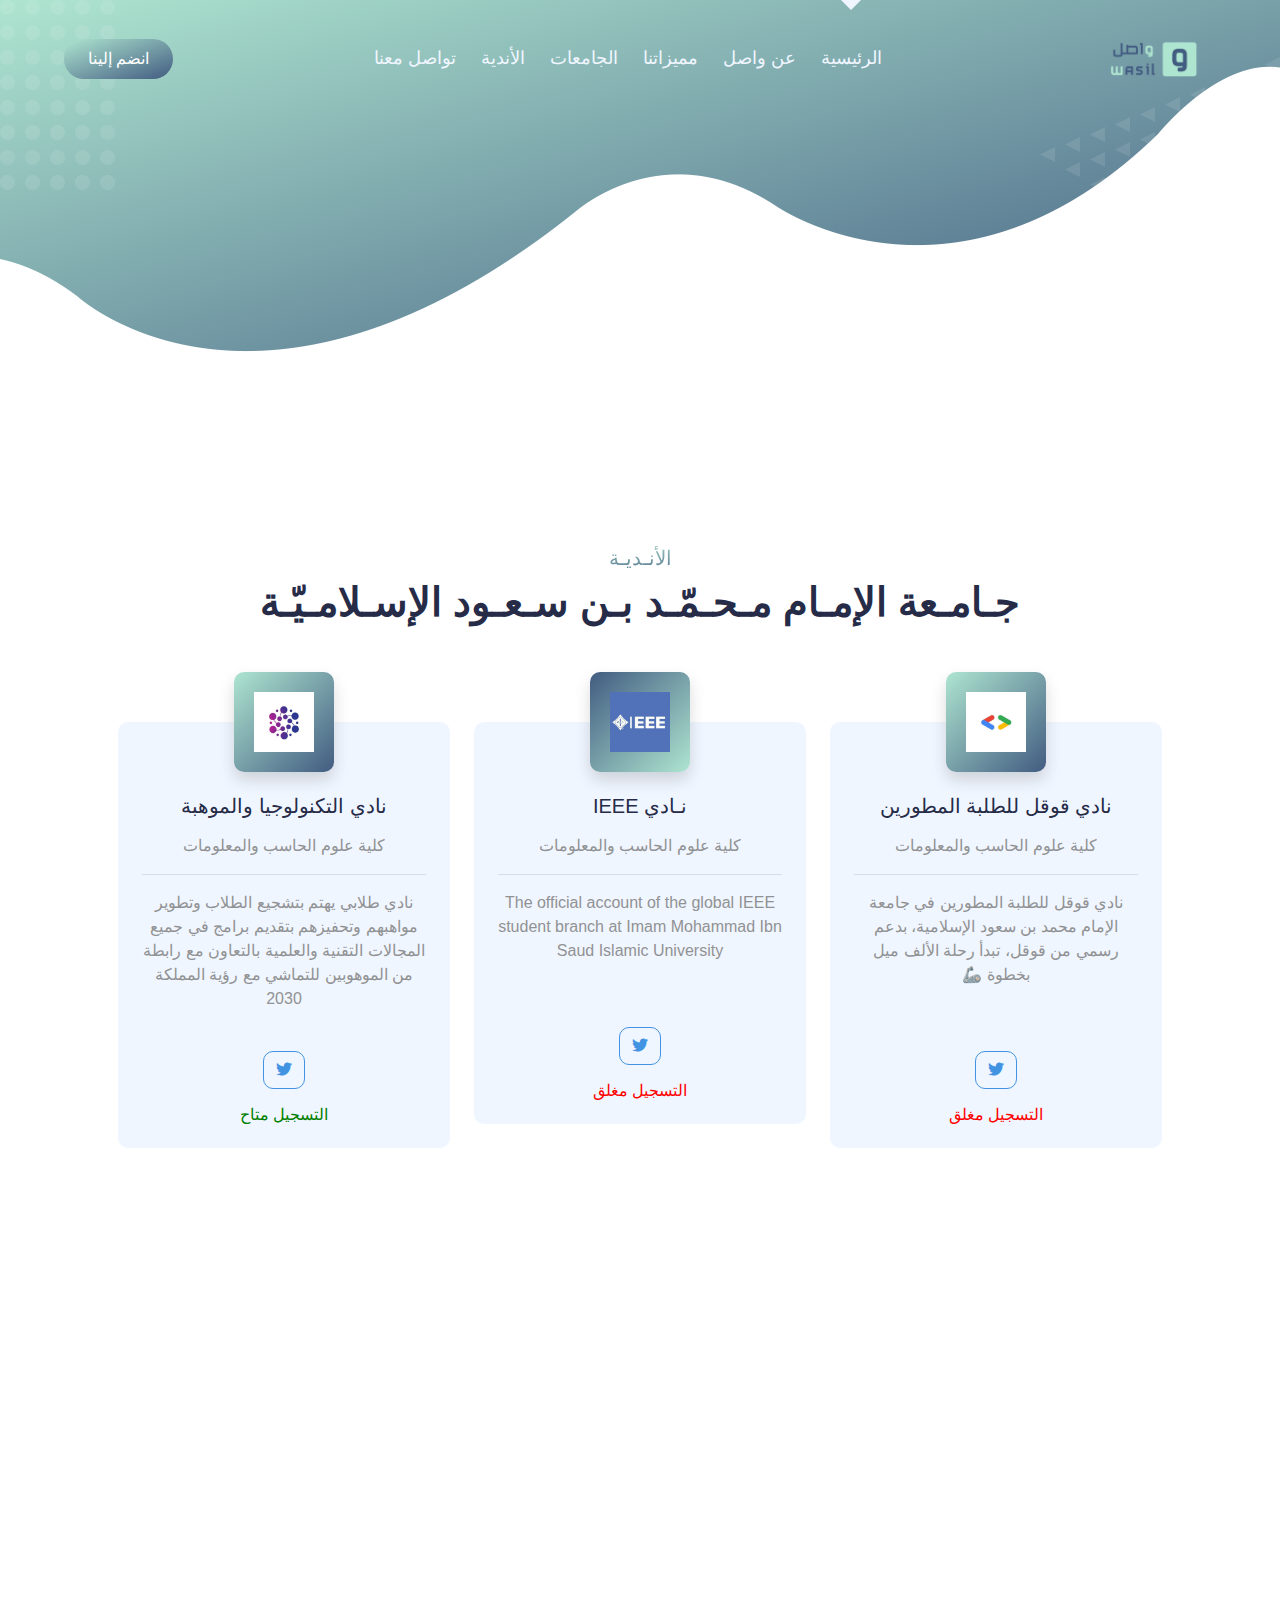
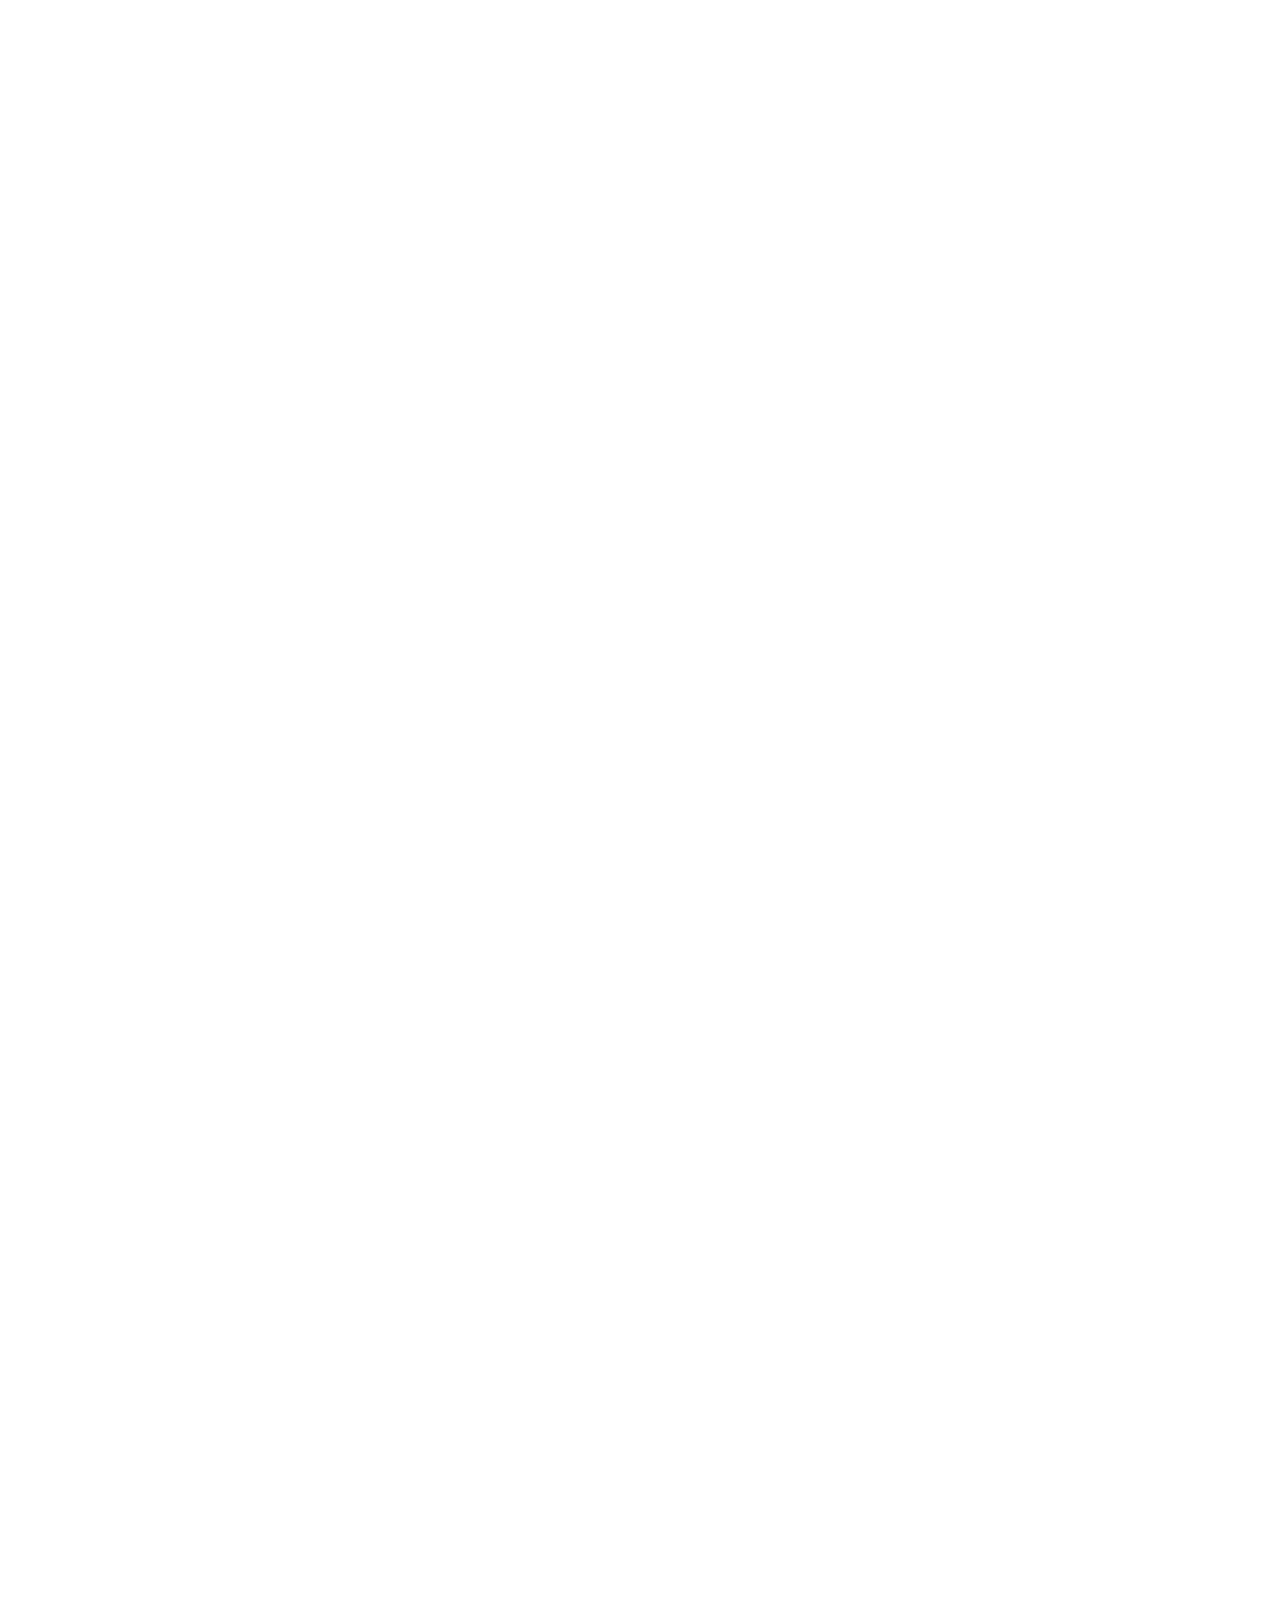
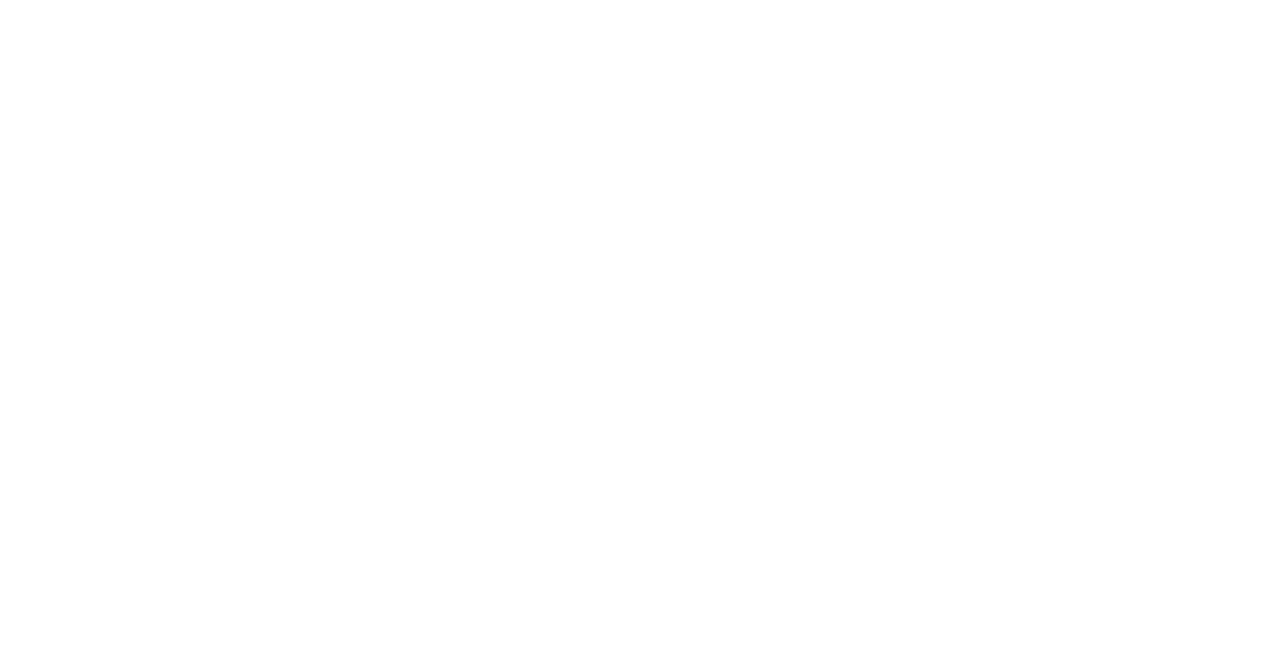
<file: imamuuni.html>
<!DOCTYPE html>
<html lang="ar" dir="rtl">

<head>
    <meta charset="utf-8">
    <title>واصل - ليصل بك إلى القمة</title>
    <meta content="width=device-width, initial-scale=1.0" name="viewport">
    <meta content="" name="keywords">
    <meta content="" name="description">
    
    <!-- Favicon -->
    <link href="SVG/3.svg" rel="icon">

    <!-- Google Web Fonts -->
    <!-- <link rel="preconnect" href="https://fonts.googleapis.com">
    <link rel="preconnect" href="https://fonts.gstatic.com" crossorigin>
    <link href="https://fonts.googleapis.com/css2?family=Heebo:wght@400;500&family=Jost:wght@500;600;700&display=swap" rel="stylesheet"> -->
    <link rel="preconnect" href="https://fonts.googleapis.com">
    <link rel="preconnect" href="https://fonts.gstatic.com" crossorigin>
    <link href="https://fonts.googleapis.com/css2?family=Cairo&display=swap" rel="stylesheet">

    <!-- Icon Font Stylesheet -->
    <link href="https://cdnjs.cloudflare.com/ajax/libs/font-awesome/5.10.0/css/all.min.css" rel="stylesheet">
    <link href="https://cdn.jsdelivr.net/npm/bootstrap-icons@1.4.1/font/bootstrap-icons.css" rel="stylesheet">

    <!-- Libraries Stylesheet -->
    <link href="lib/animate/animate.min.css" rel="stylesheet">
    <link href="lib/owlcarousel/assets/owl.carousel.min.css" rel="stylesheet">

    <!-- Customized Bootstrap Stylesheet -->
    <link href="css/bootstrap.min.css" rel="stylesheet">

    <!-- Template Stylesheet -->
    <link href="css/style.css" rel="stylesheet">
</head>

<body data-bs-spy="scroll" data-bs-target=".navbar" data-bs-offset="51">
    <div class="container-xxl bg-white p-0">
        <!-- Spinner Start -->
        <div id="spinner" class="show bg-white position-fixed translate-middle w-100 vh-100 top-50 start-50 d-flex align-items-center justify-content-center">
            <div class="spinner-grow text-primary" style="width: 3rem; height: 3rem;" role="status">
                <span class="sr-only">Loading...</span>
            </div>
        </div>
        <!-- Spinner End -->


        <!-- Navbar & Hero Start -->
        <div class="container-xxl position-relative p-0" id="home">
            <nav class="navbar navbar-expand-lg navbar-light px-4 px-lg-5 py-3 py-lg-0">
                <a href="/index.html" class="navbar-brand p-0">
                    <img class="navbar-brand" src="/img/Logo-removebg-preview.png" height="50px" weight="50px">
                </a>
                <button class="navbar-toggler" type="button" data-bs-toggle="collapse" data-bs-target="#navbarCollapse">
                    <span class="fa fa-bars"></span>
                </button>
                <div class="collapse navbar-collapse" id="navbarCollapse">
                    <div class="navbar-nav mx-auto py-0">
                        <a href="/index.html" class="nav-item nav-link active">الرئيسية</a>
                        <a href="/index.html" class="nav-item nav-link">عن واصل</a>
                        <a href="/index.html" class="nav-item nav-link">مميزاتنا</a>
                        <a href="/index.html" class="nav-item nav-link">الجامعات</a>
                        <a href="/index.html" class="nav-item nav-link">الأندية</a>
                        <a href="/index.html" class="nav-item nav-link">تواصل معنا</a>
                    </div>
                    <a href="" class="btn btn-primary-gradient rounded-pill py-2 px-4 ms-3 d-none d-lg-block">انضم إلينا</a>
                </div>
            </nav>

            <div class="container-xxl bg-primary hero-header">
                <div class="container px-lg-5">
                    <div class="row g-5">
                        <div class="col-lg-12 text-center text-lg">
                            <h1 class="text-white m-0 animated slideInDown"></h1>
                            <!-- <p class="text-white pb-3 m-4 animated slideInDown">ليصل بك إلى القمة، ليصل بك نحو مستقبل أفضل</p>
                            <a href="#about" class="btn btn-primary-gradient py-sm-3 px-4 px-sm-5 m-2 rounded-pill me-3 animated slideInLeft">تعرف على واصل</a>
                            <a href="#contact" class="btn btn-secondary-gradient py-sm-3 px-4 px-sm-5 m-2 rounded-pill animated slideInRight">تواصل معنا</a> -->
                        </div>
                        <div class="col-lg-12 d-flex justify-content-center justify-content-lg-end wow fadeInUp" data-wow-delay="0.3s">
                            <!-- <div class="owl-carousel screenshot-carousel">
                                <img class="img-fluid" src="img/screenshot-1.png" alt="">
                                <img class="img-fluid" src="img/screenshot-2.png" alt="">
                                <img class="img-fluid" src="img/screenshot-3.png" alt="">
                                <img class="img-fluid" src="img/screenshot-4.png" alt="">
                                <img class="img-fluid" src="img/screenshot-5.png" alt="">
                            </div> -->
                            <img class="" src="/img/website_img1-removebg-preview.png" weight="50px" height="50px" style="visibility: hidden;">
                        </div>
                    </div>
                </div>
            </div>
        </div>
        <!-- Navbar & Hero End -->

        <!-- Process Start -->
        <div class="container-xxl py-5" id="pricing">
            <div class="container py-5 px-lg-5">
                <div class="text-center pb-4 wow fadeInUp" data-wow-delay="0.1s">
                    <h5 class="text-primary-gradient fw-medium">الأنـديـة</h5>
                    <h1 class="mb-5">جـامـعة الإمـام مـحـمّـد بـن سـعـود الإسـلامـيّـة</h1>
                </div>
                <div class="row gy-5 gx-4 justify-content-center">
                    <div class="col-lg-4 col-sm-6 text-center pt-4 wow fadeInUp" data-wow-delay="0.1s">
                        <div class="position-relative bg-light rounded pt-5 pb-4 px-4">
                            <div class="d-inline-flex align-items-center justify-content-center bg-primary-gradient rounded position-absolute top-0 start-50 translate-middle shadow" style="width: 100px; height: 100px;">
                                <!-- <i class="fa fa-cog fa-3x text-white"></i> -->
                                <img src="/img/imamu/gdsc.jpg" weight="60px" height="60px">
                            </div>
                            <h5 class="mt-4 mb-3">نادي قوقل للطلبة المطورين</h5>
                            <p class="mb-0">كلية علوم الحاسب والمعلومات</p>
                            <hr>
                            <p class="mb-4">نادي قوقل للطلبة المطورين في جامعة الإمام محمد بن سعود الإسلامية، بدعم رسمي من قوقل، تبدأ رحلة الألف ميل بخطوة 🦾</p>
                            <div class="col-md-6 col-lg-12"><br>
                                <div class="d-flex justify-content-center p-2">
                                    <a class="btn btn-outline-primary btn-social m-2" href="https://twitter.com/GdscImamu?t=6-LjP1FMIQW6YOcynKmYgw&s=35" target="_blank"><i class="fab fa-twitter"></i></a>
                                </div>
                            </div>
                            <h6 class="mb-0" style="color: red">التسجيل مغلق</h6>
                        </div>
                    </div>
                    <div class="col-lg-4 col-sm-6 text-center pt-4 wow fadeInUp" data-wow-delay="0.3s">
                        <div class="position-relative bg-light rounded pt-5 pb-4 px-4">
                            <div class="d-inline-flex align-items-center justify-content-center bg-secondary-gradient rounded position-absolute top-0 start-50 translate-middle shadow" style="width: 100px; height: 100px;">
                                <!-- <i class="fa fa-address-card fa-3x text-white"></i> -->
                                <img src="/img/imamu/ieee.jpg" weight="60px" height="60px">
                            </div>
                            <h5 class="mt-4 mb-3">نـادي IEEE</h5>
                            <p class="mb-0">كلية علوم الحاسب والمعلومات</p>
                            <hr>
                            <p class="mb-4">The official account of the global IEEE student branch at Imam Mohammad Ibn Saud Islamic University</p>
                            <div class="col-md-6 col-lg-12"><br>
                                <div class="d-flex justify-content-center p-2">
                                    <a class="btn btn-outline-primary btn-social m-2" href="https://twitter.com/IEEE_IMISIU?t=Vs5H7S-WpQCoezooCi36yg&s=35" target="_blank"><i class="fab fa-twitter"></i></a>
                                </div>
                            </div>
                            <h6 class="mb-0" style="color: red">التسجيل مغلق</h6>
                        </div>
                    </div>
                    <div class="col-lg-4 col-sm-6 text-center pt-4 wow fadeInUp" data-wow-delay="0.5s">
                        <div class="position-relative bg-light rounded pt-5 pb-4 px-4">
                            <div class="d-inline-flex align-items-center justify-content-center bg-primary-gradient rounded position-absolute top-0 start-50 translate-middle shadow" style="width: 100px; height: 100px;">
                                <!-- <i class="fa fa-check fa-3x text-white"></i> -->
                                <img src="/img/imamu/technologymawhiba.jpg" weight="60px" height="60px">
                            </div>
                            <h5 class="mt-4 mb-3">نادي التكنولوجيا والموهبة</h5>
                            <p class="mb-0">كلية علوم الحاسب والمعلومات</p>
                            <hr>
                            <p class="mb-0">نادي طلابي يهتم بتشجيع الطلاب وتطوير مواهبهم وتحفيزهم بتقديم برامج في جميع المجالات التقنية والعلمية بالتعاون مع رابطة من الموهوبين للتماشي مع رؤية المملكة 2030</p>
                            <div class="col-md-6 col-lg-12"><br>
                                <div class="d-flex justify-content-center p-2">
                                    <a class="btn btn-outline-primary btn-social m-2" href="https://twitter.com/TechTalent_CLUB?t=T7Draddv34LlpSUlJoOl1g&s=35" target="_blank"><i class="fab fa-twitter"></i></a>
                                </div>
                            </div>
                            <h6 class="mb-0" style="color: green">التسجيل متاح</h6>
                        </div>
                    </div>
                    <div class="col-lg-4 col-sm-6 text-center pt-4 wow fadeInUp" data-wow-delay="0.1s">
                        <div class="position-relative bg-light rounded pt-5 pb-4 px-4">
                            <div class="d-inline-flex align-items-center justify-content-center bg-primary-gradient rounded position-absolute top-0 start-50 translate-middle shadow" style="width: 100px; height: 100px;">
                                <!-- <i class="fa fa-cog fa-3x text-white"></i> -->
                                <img src="/img/imamu/technation.jpg" weight="60px" height="60px">
                            </div>
                            <h5 class="mt-4 mb-3">نادي TechNation</h5>
                            <p class="mb-0">كلية علوم الحاسب والمعلومات</p>
                            <hr>
                            <p class="mb-0">نادي طلابي في كلية الحاسب و تقنية المعلومات، يسعى أن يكون رائداً في التقنية وينشر ثقافة التعليم الذاتي للمهارات التقنية خارج المناهج الدراسية لمواكبة التطورات</p>
                            <div class="col-md-6 col-lg-12"><br>
                                <div class="d-flex justify-content-center p-2">
                                    <a class="btn btn-outline-primary btn-social m-2" href="https://twitter.com/CcisClub?t=HKtXTEjrqn4g79NPNPL--Q&s=35" target="_blank"><i class="fab fa-twitter"></i></a>
                                </div>
                            </div>
                            <h6 class="mb-0" style="color: red">التسجيل مغلق</h6>
                        </div>
                    </div>
                    <div class="col-lg-4 col-sm-6 text-center pt-4 wow fadeInUp" data-wow-delay="0.3s">
                        <div class="position-relative bg-light rounded pt-5 pb-4 px-4">
                            <div class="d-inline-flex align-items-center justify-content-center bg-secondary-gradient rounded position-absolute top-0 start-50 translate-middle shadow" style="width: 100px; height: 100px;">
                                <!-- <i class="fa fa-address-card fa-3x text-white"></i> -->
                                <img src="/img/imamu/students council.jpg" weight="60px" height="60px">
                            </div>
                            <h5 class="mt-4 mb-3">المجلس الطلابي</h5>
                            <p class="mb-0">كلية علوم الحاسب والمعلومات | طالبات</p>
                            <hr>
                            <p class="mb-0">نسعى لخلق بيئة طلابية محفزة، نستثمر فيها قدراتنا بأن تكون كلية الحاسب واحدة من الكليات الرائدة والمتميزة محليا وعالميا، مؤكدين فيها على دورنا كطالبات للوصول إلى هذه الغاية.</p>
                            <div class="col-md-6 col-lg-12"><br>
                                <div class="d-flex justify-content-center p-2">
                                    <a class="btn btn-outline-primary btn-social m-2" href="https://twitter.com/CCISSTCO?t=7LvwXLHbMzX2OTASnnBoKQ&s=35" target="_blank"><i class="fab fa-twitter"></i></a>
                                </div>
                            </div>
                            <h6 class="mb-0" style="color: red">التسجيل مغلق</h6>
                        </div>
                    </div>
                    <div class="col-lg-4 col-sm-6 text-center pt-4 wow fadeInUp" data-wow-delay="0.5s">
                        <div class="position-relative bg-light rounded pt-5 pb-4 px-4">
                            <div class="d-inline-flex align-items-center justify-content-center bg-primary-gradient rounded position-absolute top-0 start-50 translate-middle shadow" style="width: 100px; height: 100px;">
                                <!-- <i class="fa fa-check fa-3x text-white"></i> -->
                                <img src="/img/imamu/tarmeez.jpg" weight="60px" height="60px">
                            </div>
                            <h5 class="mt-4 mb-3">نادي ترميز</h5>
                            <p class="mb-0">كلية علوم الحاسب والمعلومات</p>
                            <hr>
                            <p class="mb-4">نادي ترميز، جامعة الإمام محمد بن سعود. مكانك لتُبدعَ وتُظهِرَ مهاراتك. تحديات، دورات، تبادل ومشاركة الخبرات.</p>
                            <div class="col-md-6 col-lg-12"><br>
                                <div class="d-flex justify-content-center p-2">
                                    <a class="btn btn-outline-primary btn-social m-2" href="https://twitter.com/TarmeezClub?t=_5kaplyyeJTFIcF_oaSngw&s=35" target="_blank"><i class="fab fa-twitter"></i></a>
                                </div>
                            </div>
                            <h6 class="mb-0" style="color: green">التسجيل متاح</h6>
                        </div>
                    </div>
                    <div class="col-lg-4 col-sm-6 text-center pt-4 wow fadeInUp" data-wow-delay="0.1s">
                        <div class="position-relative bg-light rounded pt-5 pb-4 px-4">
                            <div class="d-inline-flex align-items-center justify-content-center bg-primary-gradient rounded position-absolute top-0 start-50 translate-middle shadow" style="width: 100px; height: 100px;">
                                <!-- <i class="fa fa-cog fa-3x text-white"></i> -->
                                <img src="/img/imamu/algorithms.jpg" weight="60px" height="60px">
                            </div>
                            <h5 class="mt-4 mb-3">نادي الخوارزميات</h5>
                            <p class="mb-0">كلية علوم الحاسب والمعلومات</p>
                            <hr>
                            <p class="mb-0">نادي الخوارزميات في كلية الحاسب، نهدف إلى تطوير طلبتنا في مجالي الويب والتطبيقات، وإضافة قيمة لمجتمع المطورين.</p>
                            <div class="col-md-6 col-lg-12"><br>
                                <div class="d-flex justify-content-center p-2">
                                    <a class="btn btn-outline-primary btn-social m-2" href="https://twitter.com/imam_Algorithms?t=LpFvcEjWHUAdGfvY62xfPQ&s=35" target="_blank"><i class="fab fa-twitter"></i></a>
                                </div>
                            </div>
                            <h6 class="mb-0" style="color: red">التسجيل مغلق</h6>
                        </div>
                    </div>
                    <div class="col-lg-4 col-sm-6 text-center pt-4 wow fadeInUp" data-wow-delay="0.3s">
                        <div class="position-relative bg-light rounded pt-5 pb-4 px-4">
                            <div class="d-inline-flex align-items-center justify-content-center bg-secondary-gradient rounded position-absolute top-0 start-50 translate-middle shadow" style="width: 100px; height: 100px;">
                                <!-- <i class="fa fa-address-card fa-3x text-white"></i> -->
                                <img src="/img/imamu/azm.jpg" weight="60px" height="60px">
                            </div>
                            <h5 class="mt-4 mb-3">نادي عزم القانوني</h5>
                            <p class="mb-0">كلية القانون</p>
                            <hr>
                            <p class="mb-0">عزمنا أن نستقطب، نعزز، نبني، ننشر | نادي طلابي بجامعة الإمام محمد بن سعود الإسلامية | عندما يكون #القانون رسالة .</p>
                            <div class="col-md-6 col-lg-12"><br>
                                <div class="d-flex justify-content-center p-2">
                                    <a class="btn btn-outline-primary btn-social m-2" href="https://twitter.com/azmclub?t=ZL_falw4ie5MGuIcGNfH5g&s=35" target="_blank"><i class="fab fa-twitter"></i></a>
                                </div>
                            </div>
                            <h6 class="mb-0" style="color: red">التسجيل مغلق</h6>
                        </div>
                    </div>
                    <div class="col-lg-4 col-sm-6 text-center pt-4 wow fadeInUp" data-wow-delay="0.5s">
                        <div class="position-relative bg-light rounded pt-5 pb-4 px-4">
                            <div class="d-inline-flex align-items-center justify-content-center bg-primary-gradient rounded position-absolute top-0 start-50 translate-middle shadow" style="width: 100px; height: 100px;">
                                <!-- <i class="fa fa-check fa-3x text-white"></i> -->
                                <img src="/img/imamu/rawaa.jpg" weight="60px" height="60px">
                            </div>
                            <h5 class="mt-4 mb-3">نادي رواء التطوعي</h5>
                            <p class="mb-0">عام</p>
                            <hr>
                            <p class="mb-0">نادي رَوَاءْ التطوعي بجامعة الإمام محمد بن سعود، تابع لعمادة شؤون الطلاب لشؤون الطالبات، نهتم بتقديم برامج للمساهمة وتطوير العمل التطوعي✨</p>
                            <div class="col-md-6 col-lg-12"><br>
                                <div class="d-flex justify-content-center p-2">
                                    <a class="btn btn-outline-primary btn-social m-2" href="https://twitter.com/RawaIMSIU?t=2S99Bf__LwWEl_Q0-1iNFA&s=35" target="_blank"><i class="fab fa-twitter"></i></a>
                                </div>
                            </div>
                            <h6 class="mb-0" style="color: red">التسجيل مغلق</h6>
                        </div>
                    </div>
                    <div class="col-lg-4 col-sm-6 text-center pt-4 wow fadeInUp" data-wow-delay="0.1s">
                        <div class="position-relative bg-light rounded pt-5 pb-4 px-4">
                            <div class="d-inline-flex align-items-center justify-content-center bg-primary-gradient rounded position-absolute top-0 start-50 translate-middle shadow" style="width: 100px; height: 100px;">
                                <!-- <i class="fa fa-cog fa-3x text-white"></i> -->
                                <img src="/img/imamu/business.jpg" weight="60px" height="60px">
                            </div>
                            <h5 class="mt-4 mb-3">نادي إدارة الأعمال</h5>
                            <p class="mb-0">كلية الإقتصاد والعلوم الادارية</p>
                            <hr>
                            <p class="mb-0">نهدف لتأهيل الطلاب والطالبات لسوق العمل، وذلك من خلال تطبيق مجموعة من البرامج والدورات التدريبية والتأهيلية التي تساعدهم على صقل مهاراتهم الشخصية والإدارية.</p>
                            <div class="col-md-6 col-lg-12"><br>
                                <div class="d-flex justify-content-center p-2">
                                    <a class="btn btn-outline-primary btn-social m-2" href="https://twitter.com/BAC_Imam?t=7juYefqK9-HsF1QVLiZ0-w&s=35" target="_blank"><i class="fab fa-twitter"></i></a>
                                </div>
                            </div>
                            <h6 class="mb-0" style="color: red">التسجيل مغلق</h6>
                        </div>
                    </div>
                    <div class="col-lg-4 col-sm-6 text-center pt-4 wow fadeInUp" data-wow-delay="0.5s">
                        <div class="position-relative bg-light rounded pt-5 pb-4 px-4">
                            <div class="d-inline-flex align-items-center justify-content-center bg-primary-gradient rounded position-absolute top-0 start-50 translate-middle shadow" style="width: 100px; height: 100px;">
                                <!-- <i class="fa fa-check fa-3x text-white"></i> -->
                                <img src="/img/imamu/insurance.jpg" weight="60px" height="60px">
                            </div>
                            <h5 class="mt-4 mb-3">نادي التأمين وإدارة المخاطر</h5>
                            <p class="mb-0">كلية الإقتصاد والعلوم الادارية</p>
                            <hr>
                            <p class="mb-4">نادي التأمين وإدارة المخاطر بكلية الاقتصاد والعلوم الإدارية، رسالتنا أن يصبح قسم التأمين وإدارة المخاطر قسما رائدا في تأهيل الكوادر المختصة</p>
                            <div class="col-md-6 col-lg-12"><br>
                                <div class="d-flex justify-content-center p-2">
                                    <a class="btn btn-outline-primary btn-social m-2" href="https://twitter.com/ImamuInsurance?t=BSFdjMoK05kvs6BxRXcMPw&s=35" target="_blank"><i class="fab fa-twitter"></i></a>
                                </div>
                            </div>
                            <h6 class="mb-0" style="color: red">التسجيل مغلق</h6>
                        </div>
                    </div>
                    <div class="col-lg-4 col-sm-6 text-center pt-4 wow fadeInUp" data-wow-delay="0.1s">
                        <div class="position-relative bg-light rounded pt-5 pb-4 px-4">
                            <div class="d-inline-flex align-items-center justify-content-center bg-primary-gradient rounded position-absolute top-0 start-50 translate-middle shadow" style="width: 100px; height: 100px;">
                                <!-- <i class="fa fa-cog fa-3x text-white"></i> -->
                                <img src="/img/imamu/investment.jpg" weight="60px" height="60px">
                            </div>
                            <h5 class="mt-4 mb-3">نادي التمويل والاستثمار</h5>
                            <p class="mb-0">كلية الإقتصاد والعلوم الادارية</p>
                            <hr>
                            <p class="mb-5">نادي التمويل والاستثمار بكلية الإقتصاد والعلوم الإدارية بجامعة الإمام محمد بن سعود الإسلامية</p>
                            <div class="col-md-6 col-lg-12"><br>
                                <div class="d-flex justify-content-center p-2">
                                    <a class="btn btn-outline-primary btn-social m-2" href="https://twitter.com/FinanceClub_im?t=25eJGjX8fonIHoxIu4UDGw&s=35" target="_blank"><i class="fab fa-twitter"></i></a>
                                </div>
                            </div>
                            <h6 class="mb-0" style="color: red">التسجيل مغلق</h6>
                        </div>
                    </div>
                    <div class="col-lg-4 col-sm-6 text-center pt-4 wow fadeInUp" data-wow-delay="0.3s">
                        <div class="position-relative bg-light rounded pt-5 pb-4 px-4">
                            <div class="d-inline-flex align-items-center justify-content-center bg-secondary-gradient rounded position-absolute top-0 start-50 translate-middle shadow" style="width: 100px; height: 100px;">
                                <!-- <i class="fa fa-address-card fa-3x text-white"></i> -->
                                <img src="/img/imamu/economy.jpg" weight="60px" height="60px">
                            </div>
                            <h5 class="mt-4 mb-3">نـادي الاقتصاد</h5>
                            <p class="mb-0">كلية الإقتصاد والعلوم الادارية</p>
                            <hr>
                            <p class="mb-0">نهدف إلى توثيق العلاقة بين طلاب وخريجين وأساتذة قسم التقتصاد، ونسعى إلى مد جسور التعاون وتبادل المعرفة الاقتصادية مع الجهات ذات العلاقة في داخل وخارج الجامعة.</p>
                            <div class="col-md-6 col-lg-12"><br>
                                <div class="d-flex justify-content-center p-2">
                                    <a class="btn btn-outline-primary btn-social m-2" href="https://twitter.com/eccimamu_1?t=C5hcQOjpHYF2F8fdIOGvOQ&s=35" target="_blank"><i class="fab fa-twitter"></i></a>
                                </div>
                            </div>
                            <h6 class="mb-0" style="color: red">التسجيل مغلق</h6>
                        </div>
                    </div>
                    <div class="col-lg-4 col-sm-6 text-center pt-4 wow fadeInUp" data-wow-delay="0.3s">
                        <div class="position-relative bg-light rounded pt-5 pb-4 px-4">
                            <div class="d-inline-flex align-items-center justify-content-center bg-secondary-gradient rounded position-absolute top-0 start-50 translate-middle shadow" style="width: 100px; height: 100px;">
                                <!-- <i class="fa fa-address-card fa-3x text-white"></i> -->
                                <img src="/img/imamu/accounting.jpg" weight="60px" height="60px">
                            </div>
                            <h5 class="mt-4 mb-3">نـادي المحاسبة</h5>
                            <p class="mb-0">كلية الإقتصاد والعلوم الادارية</p>
                            <hr>
                            <p class="mb-5">نادي المحاسبة بكلية الاقتصاد والعلوم الإدارية بجامعة الإمام محمد بن سعود الإسلامية.</p>
                            <div class="col-md-6 col-lg-12"><br>
                                <div class="d-flex justify-content-center p-2">
                                    <a class="btn btn-outline-primary btn-social m-2" href="https://twitter.com/Acc_imam?t=kJFdjWgmu2bRb_L0HRiThg&s=35" target="_blank"><i class="fab fa-twitter"></i></a>
                                </div>
                            </div>
                            <h6 class="mb-0" style="color: red">التسجيل مغلق</h6>
                        </div>
                    </div>
                    <div class="col-lg-4 col-sm-6 text-center pt-4 wow fadeInUp" data-wow-delay="0.5s">
                        <div class="position-relative bg-light rounded pt-5 pb-4 px-4">
                            <div class="d-inline-flex align-items-center justify-content-center bg-primary-gradient rounded position-absolute top-0 start-50 translate-middle shadow" style="width: 100px; height: 100px;">
                                <!-- <i class="fa fa-check fa-3x text-white"></i> -->
                                <img src="/img/imamu/theatre.jpg" weight="60px" height="60px">
                            </div>
                            <h5 class="mt-4 mb-3">نادي المسرح</h5>
                            <p class="mb-0">عام | طالبات</p>
                            <hr>
                            <p class="mb-0">أول نادي للطالبات مختص بالمسرح، تابع لعمادة شؤون الطلاب لشؤون الطالبات في جامعة الإمام محمد بن سعود الإسلامية. هنا لنصنع #أثر يبقى✨🎭
                                </p>
                            <div class="col-md-6 col-lg-12"><br>
                                <div class="d-flex justify-content-center p-2">
                                    <a class="btn btn-outline-primary btn-social m-2" href="https://twitter.com/Theater_IMSIU?s=20" target="_blank"><i class="fab fa-twitter"></i></a>
                                </div>
                            </div>
                            <h6 class="mb-0" style="color: red">التسجيل مغلق</h6>
                        </div>
                    </div>
                </div>
            </div>
        </div>
        <!-- Process Start -->


        <!-- Footer Start -->
        <div class="container-fluid bg-primary text-light footer wow fadeIn" data-wow-delay="0.1s">
            <div class="container py-5 px-lg-5">
                <div class="row g-5">
                    <div class="col-md-6 col-lg-4"><br>
                        <img class="text-white mb-4" href="home" src="/SVG/7.svg" height="200px" weight="200px">
                        <!-- <p><i class="fa fa-map-marker-alt me-3"></i>123 Street, New York, USA</p>
                        <p><i class="fa fa-phone-alt me-3"></i>+012 345 67890</p>
                        <p><i class="fa fa-envelope me-3"></i>info@example.com</p> -->
                    </div>
                    <div class="col-md-6 col-lg-4"><br>
                        <a class="btn btn-link" href="#about" style="text-align: right;">عن واصل</a>
                        <a class="btn btn-link" href="#feature" style="text-align: right;">مميزاتنا</a>
                        <a class="btn btn-link" href="#pricing" style="text-align: right;">الجامعات</a>
                        <a class="btn btn-link" href="#review" style="text-align: right;">الأندية</a>
                        <a class="btn btn-link" href="#contact" style="text-align: right;">تواصل معنا</a>
                    </div>
                    <div class="col-md-6 col-lg-4"><br>
                        <div class="d-grid pt-2">
                            <a class="btn btn-outline-light btn-social" href=""><i class="fab fa-twitter"></i></a>
                            <a class="btn btn-outline-light btn-social" href=""><i class="fab fa-facebook-f"></i></a>
                            <a class="btn btn-outline-light btn-social" href=""><i class="fab fa-instagram"></i></a>
                            <a class="btn btn-outline-light btn-social" href=""><i class="fab fa-linkedin-in"></i></a>
                        </div>
                    </div>
                    <!-- <div class="col-md-6 col-lg-3">
                        <h4 class="text-white mb-4">Newsletter</h4>
                        <p>Lorem ipsum dolor sit amet elit. Phasellus nec pretium mi. Curabitur facilisis ornare velit non vulpu</p>
                        <div class="position-relative w-100 mt-3">
                            <input class="form-control border-0 rounded-pill w-100 ps-4 pe-5" type="text" placeholder="Your Email" style="height: 48px;">
                            <button type="button" class="btn shadow-none position-absolute top-0 end-0 mt-1 me-2"><i class="fa fa-paper-plane text-primary-gradient fs-4"></i></button>
                        </div>
                    </div> -->
                </div>
            </div>
            <div class="container px-lg-5">
                <div class="copyright">
                    <div class="row">
                        <!-- <div class="col-md-6 text-center text-md-start mb-3 mb-md-0">
                            &copy; <a class="border-bottom" href="#">Your Site Name</a>, All Right Reserved. 
							
							/*** This template is free as long as you keep the footer author’s credit link/attribution link/backlink. If you'd like to use the template without the footer author’s credit link/attribution link/backlink, you can purchase the Credit Removal License from "https://htmlcodex.com/credit-removal". Thank you for your support. ***/-->
							<!-- Designed By <a class="border-bottom" href="https://htmlcodex.com">HTML Codex</a> -->
                        </div> 
                        <!-- <div class="col-md-6 text-center text-md-end">
                            <div class="footer-menu">
                                <a href="">Home</a>
                                <a href="">Cookies</a>
                                <a href="">Help</a>
                                <a href="">FQAs</a>
                            </div>
                        </div> -->
                    </div>
                </div>
            </div>
        </div>
        <!-- Footer End -->


        <!-- Back to Top -->
        <a href="#" class="btn btn-lg btn-lg-square back-to-top pt-2"><i class="bi bi-arrow-up text-white"></i></a>
    </div>

    <!-- JavaScript Libraries -->
    <script src="https://code.jquery.com/jquery-3.4.1.min.js"></script>
    <script src="https://cdn.jsdelivr.net/npm/bootstrap@5.0.0/dist/js/bootstrap.bundle.min.js"></script>
    <script src="lib/wow/wow.min.js"></script>
    <script src="lib/easing/easing.min.js"></script>
    <script src="lib/waypoints/waypoints.min.js"></script>
    <script src="lib/counterup/counterup.min.js"></script>
    <script src="lib/owlcarousel/owl.carousel.min.js"></script>

    <!-- Template Javascript -->
    <script src="js/main.js"></script>
</body>

</html>
</file>
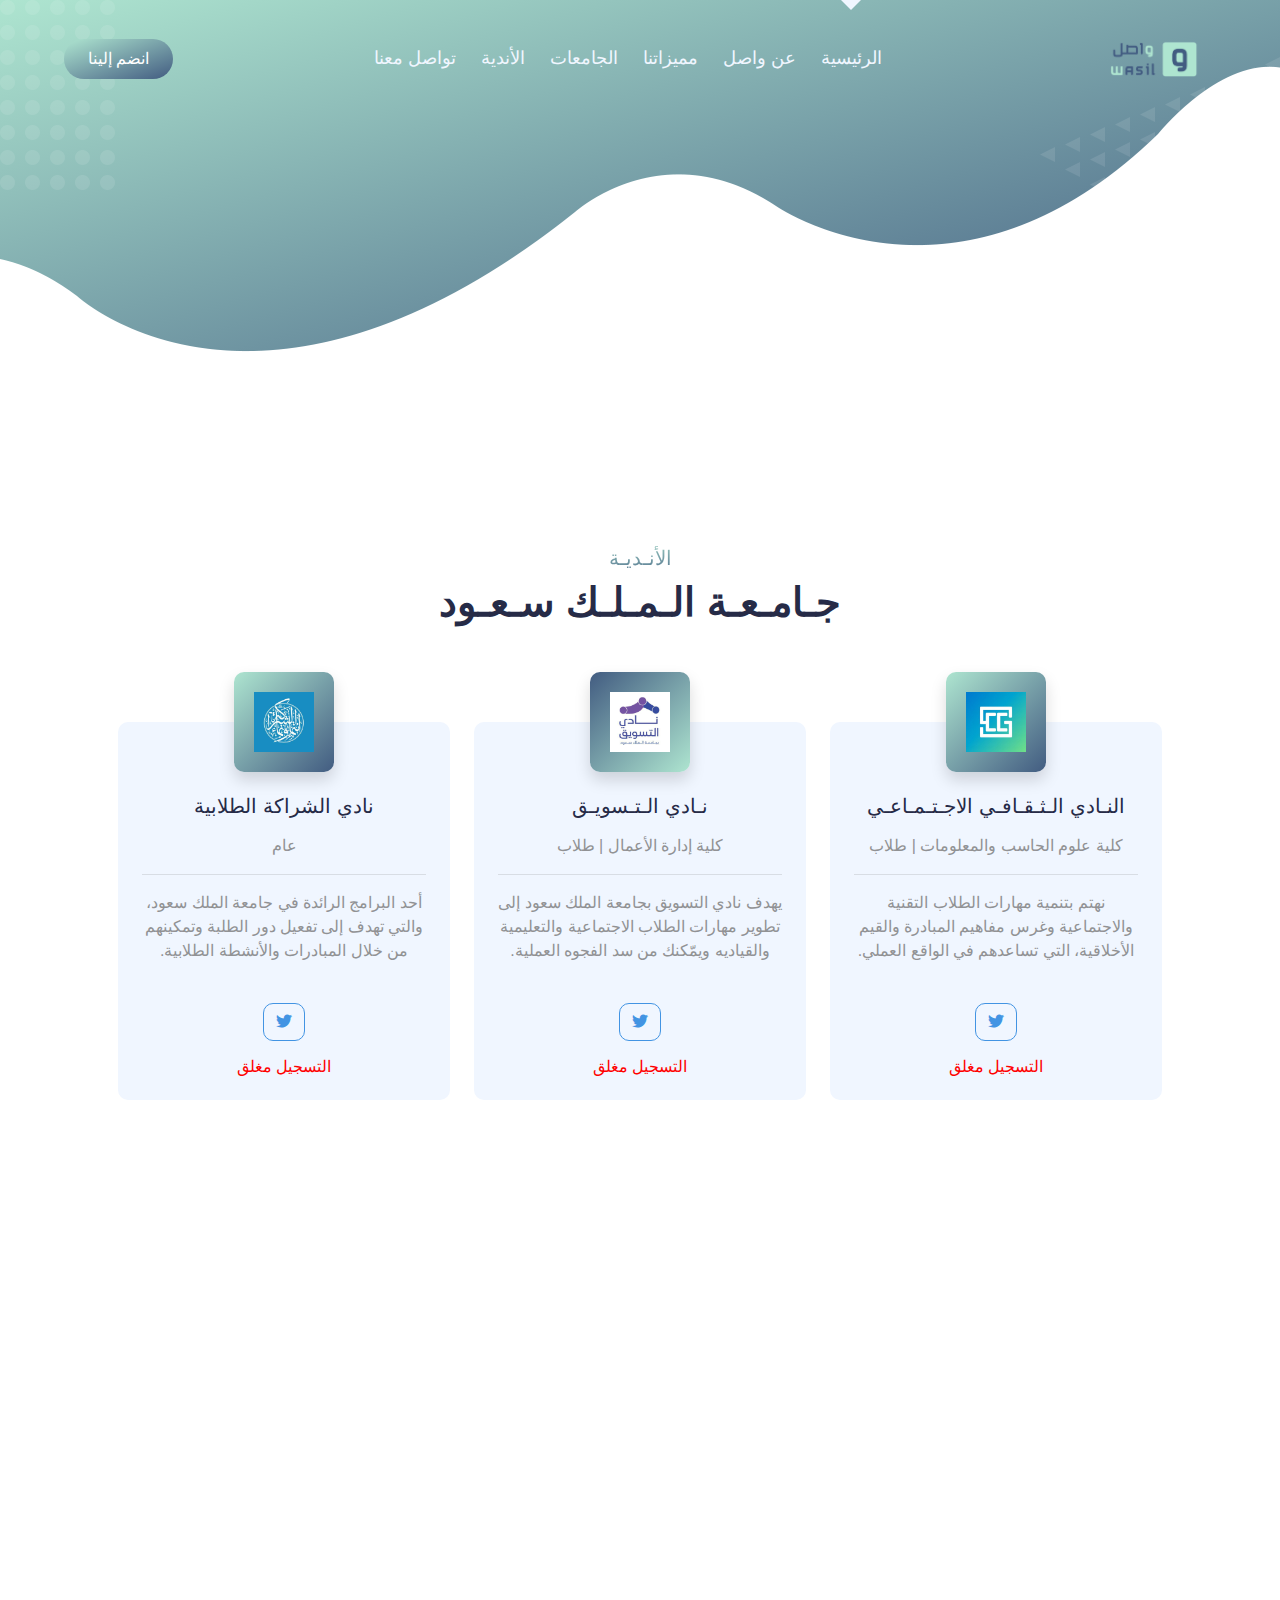
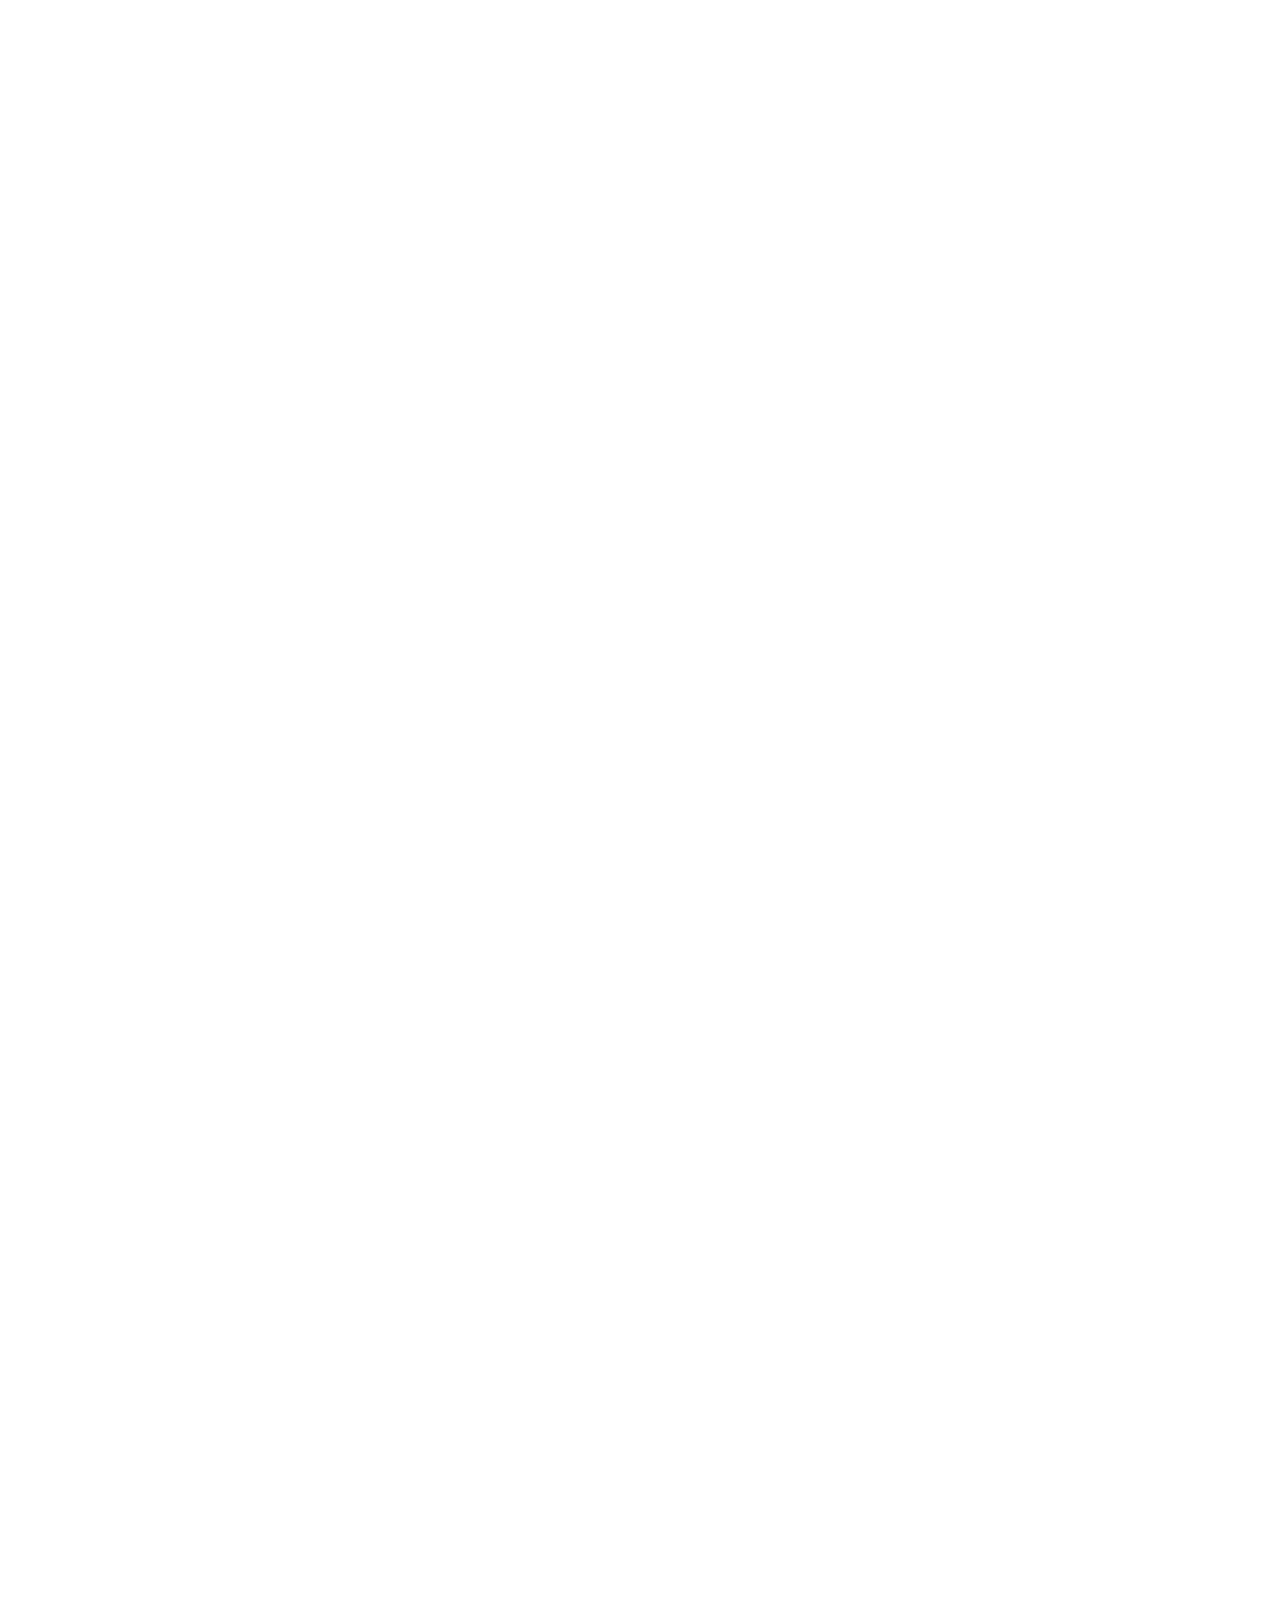
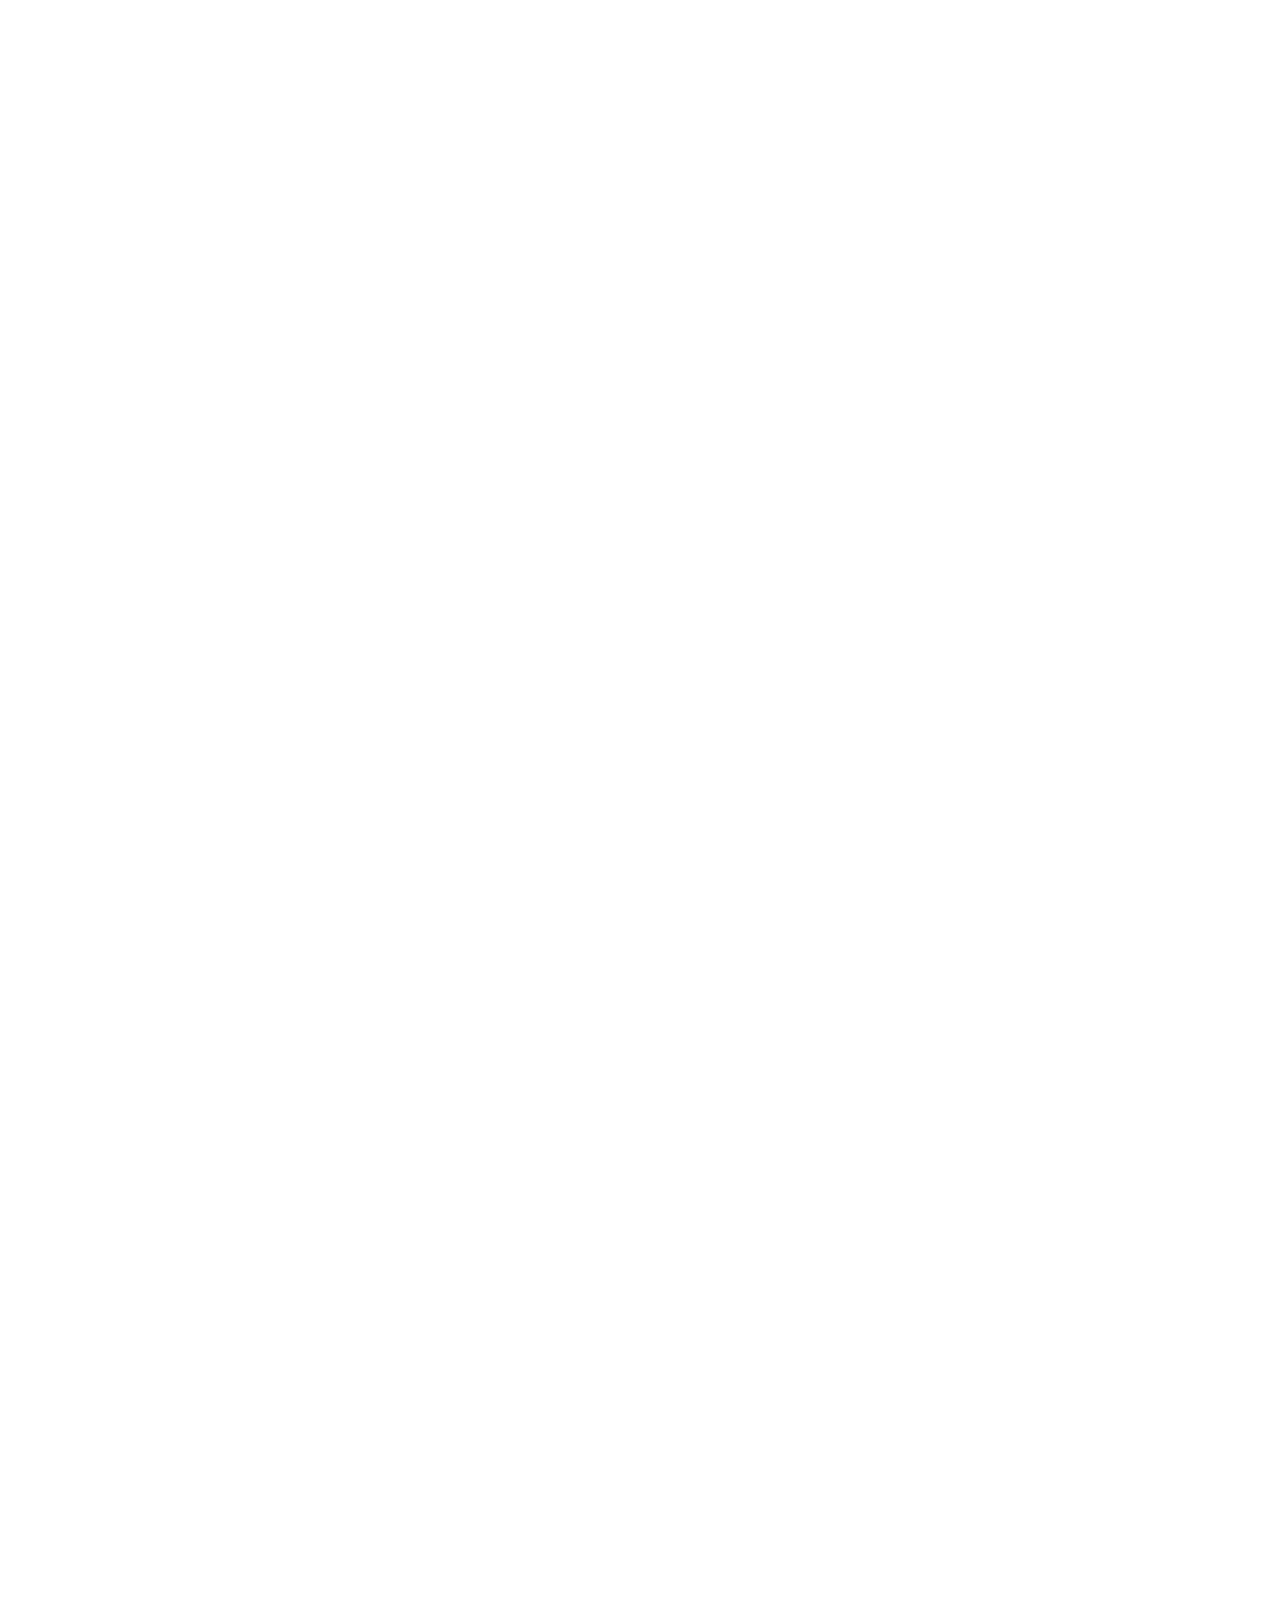
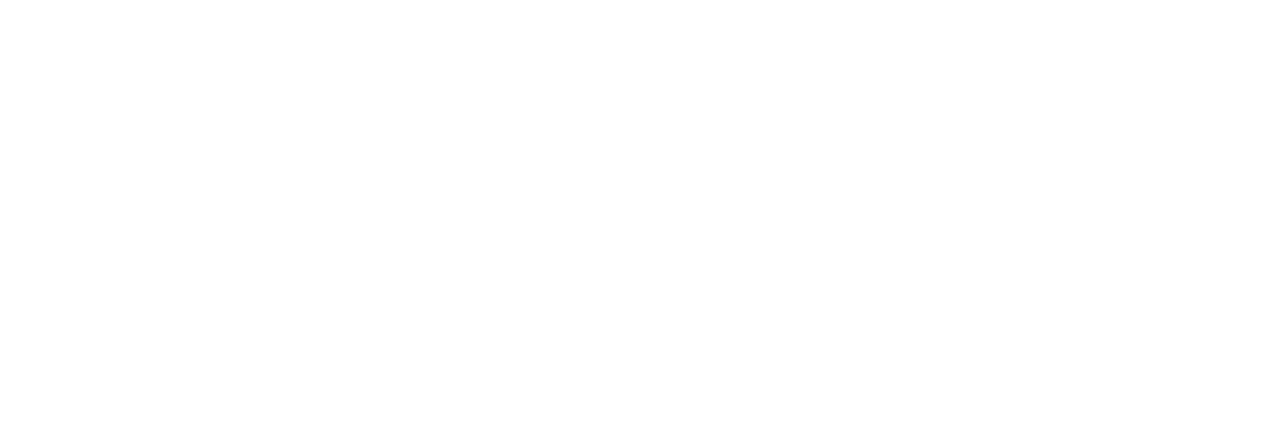
<file: ksuuni.html>
<!DOCTYPE html>
<html lang="ar" dir="rtl">

<head>
    <meta charset="utf-8">
    <title>واصل - ليصل بك إلى القمة</title>
    <meta content="width=device-width, initial-scale=1.0" name="viewport">
    <meta content="" name="keywords">
    <meta content="" name="description">
    
    <!-- Favicon -->
    <link href="SVG/3.svg" rel="icon">

    <!-- Google Web Fonts -->
    <!-- <link rel="preconnect" href="https://fonts.googleapis.com">
    <link rel="preconnect" href="https://fonts.gstatic.com" crossorigin>
    <link href="https://fonts.googleapis.com/css2?family=Heebo:wght@400;500&family=Jost:wght@500;600;700&display=swap" rel="stylesheet"> -->
    <link rel="preconnect" href="https://fonts.googleapis.com">
    <link rel="preconnect" href="https://fonts.gstatic.com" crossorigin>
    <link href="https://fonts.googleapis.com/css2?family=Cairo&display=swap" rel="stylesheet">

    <!-- Icon Font Stylesheet -->
    <link href="https://cdnjs.cloudflare.com/ajax/libs/font-awesome/5.10.0/css/all.min.css" rel="stylesheet">
    <link href="https://cdn.jsdelivr.net/npm/bootstrap-icons@1.4.1/font/bootstrap-icons.css" rel="stylesheet">

    <!-- Libraries Stylesheet -->
    <link href="lib/animate/animate.min.css" rel="stylesheet">
    <link href="lib/owlcarousel/assets/owl.carousel.min.css" rel="stylesheet">

    <!-- Customized Bootstrap Stylesheet -->
    <link href="css/bootstrap.min.css" rel="stylesheet">

    <!-- Template Stylesheet -->
    <link href="css/style.css" rel="stylesheet">
</head>

<body data-bs-spy="scroll" data-bs-target=".navbar" data-bs-offset="51">
    <div class="container-xxl bg-white p-0">
        <!-- Spinner Start -->
        <div id="spinner" class="show bg-white position-fixed translate-middle w-100 vh-100 top-50 start-50 d-flex align-items-center justify-content-center">
            <div class="spinner-grow text-primary" style="width: 3rem; height: 3rem;" role="status">
                <span class="sr-only">Loading...</span>
            </div>
        </div>
        <!-- Spinner End -->


        <!-- Navbar & Hero Start -->
        <div class="container-xxl position-relative p-0" id="home">
            <nav class="navbar navbar-expand-lg navbar-light px-4 px-lg-5 py-3 py-lg-0">
                <a href="/index.html" class="navbar-brand p-0">
                    <img class="navbar-brand" src="/img/Logo-removebg-preview.png" height="50px" weight="50px">
                </a>
                <button class="navbar-toggler" type="button" data-bs-toggle="collapse" data-bs-target="#navbarCollapse">
                    <span class="fa fa-bars"></span>
                </button>
                <div class="collapse navbar-collapse" id="navbarCollapse">
                    <div class="navbar-nav mx-auto py-0">
                        <a href="/index.html" class="nav-item nav-link active">الرئيسية</a>
                        <a href="/index.html" class="nav-item nav-link">عن واصل</a>
                        <a href="/index.html" class="nav-item nav-link">مميزاتنا</a>
                        <a href="/index.html" class="nav-item nav-link">الجامعات</a>
                        <a href="/index.html" class="nav-item nav-link">الأندية</a>
                        <a href="/index.html" class="nav-item nav-link">تواصل معنا</a>
                    </div>
                    <a href="" class="btn btn-primary-gradient rounded-pill py-2 px-4 ms-3 d-none d-lg-block">انضم إلينا</a>
                </div>
            </nav>

            <div class="container-xxl bg-primary hero-header">
                <div class="container px-lg-5">
                    <div class="row g-5">
                        <div class="col-lg-12 text-center text-lg">
                            <h1 class="text-white m-0 animated slideInDown"></h1>
                            <!-- <p class="text-white pb-3 m-4 animated slideInDown">ليصل بك إلى القمة، ليصل بك نحو مستقبل أفضل</p>
                            <a href="#about" class="btn btn-primary-gradient py-sm-3 px-4 px-sm-5 m-2 rounded-pill me-3 animated slideInLeft">تعرف على واصل</a>
                            <a href="#contact" class="btn btn-secondary-gradient py-sm-3 px-4 px-sm-5 m-2 rounded-pill animated slideInRight">تواصل معنا</a> -->
                        </div>
                        <div class="col-lg-12 d-flex justify-content-center justify-content-lg-end wow fadeInUp" data-wow-delay="0.3s">
                            <!-- <div class="owl-carousel screenshot-carousel">
                                <img class="img-fluid" src="img/screenshot-1.png" alt="">
                                <img class="img-fluid" src="img/screenshot-2.png" alt="">
                                <img class="img-fluid" src="img/screenshot-3.png" alt="">
                                <img class="img-fluid" src="img/screenshot-4.png" alt="">
                                <img class="img-fluid" src="img/screenshot-5.png" alt="">
                            </div> -->
                            <img class="" src="/img/website_img1-removebg-preview.png" weight="50px" height="50px" style="visibility: hidden;">
                        </div>
                    </div>
                </div>
            </div>
        </div>
        <!-- Navbar & Hero End -->

        <!-- Process Start -->
        <div class="container-xxl py-5" id="pricing">
            <div class="container py-5 px-lg-5">
                <div class="text-center pb-4 wow fadeInUp" data-wow-delay="0.1s">
                    <h5 class="text-primary-gradient fw-medium">الأنـديـة</h5>
                    <h1 class="mb-5">جـامـعـة الـمـلـك سـعـود</h1>
                </div>
                <div class="row gy-5 gx-4 justify-content-center">
                    <div class="col-lg-4 col-sm-6 text-center pt-4 wow fadeInUp" data-wow-delay="0.1s">
                        <div class="position-relative bg-light rounded pt-5 pb-4 px-4">
                            <div class="d-inline-flex align-items-center justify-content-center bg-primary-gradient rounded position-absolute top-0 start-50 translate-middle shadow" style="width: 100px; height: 100px;">
                                <!-- <i class="fa fa-cog fa-3x text-white"></i> -->
                                <img src="/img/ksu/scc.jpg" weight="60px" height="60px">
                            </div>
                            <h5 class="mt-4 mb-3">النـادي الـثـقـافـي الاجـتـمـاعـي</h5>
                            <p class="mb-0">كلية علوم الحاسب والمعلومات | طلاب</p>
                            <hr>
                            <p class="mb-0">نهتم بتنمية مهارات الطلاب التقنية والاجتماعية وغرس مفاهيم المبادرة والقيم الأخلاقية، التي تساعدهم في الواقع العملي.</p>
                            <div class="col-md-6 col-lg-12"><br>
                                <div class="d-flex justify-content-center p-2">
                                    <a class="btn btn-outline-primary btn-social m-2" href="https://twitter.com/SCC_CCIS?t=KL0_9TgvY0BfbhmeOdf6Zw&s=09" target="_blank"><i class="fab fa-twitter"></i></a>
                                </div>
                            </div>
                            <h6 class="mb-0" style="color: red">التسجيل مغلق</h6>
                        </div>
                    </div>
                    <div class="col-lg-4 col-sm-6 text-center pt-4 wow fadeInUp" data-wow-delay="0.3s">
                        <div class="position-relative bg-light rounded pt-5 pb-4 px-4">
                            <div class="d-inline-flex align-items-center justify-content-center bg-secondary-gradient rounded position-absolute top-0 start-50 translate-middle shadow" style="width: 100px; height: 100px;">
                                <!-- <i class="fa fa-address-card fa-3x text-white"></i> -->
                                <img src="/img/ksu/marketing.jpg" weight="60px" height="60px">
                            </div>
                            <h5 class="mt-4 mb-3">نـادي الـتـسويـق</h5>
                            <p class="mb-0">كلية إدارة الأعمال | طلاب</p>
                            <hr>
                            <p class="mb-0">يهدف نادي التسويق بجامعة الملك سعود إلى تطوير مهارات الطلاب الاجتماعية والتعليمية والقياديه ويمّكنك من سد الفجوه العملية.</p>
                            <div class="col-md-6 col-lg-12"><br>
                                <div class="d-flex justify-content-center p-2">
                                    <a class="btn btn-outline-primary btn-social m-2" href="https://twitter.com/Marketing_C_KSU?t=ID6QxLh7bs3Du2qEEqvNoQ&s=09" target="_blank"><i class="fab fa-twitter"></i></a>
                                </div>
                            </div>
                            <h6 class="mb-0" style="color: red">التسجيل مغلق</h6>
                        </div>
                    </div>
                    <div class="col-lg-4 col-sm-6 text-center pt-4 wow fadeInUp" data-wow-delay="0.5s">
                        <div class="position-relative bg-light rounded pt-5 pb-4 px-4">
                            <div class="d-inline-flex align-items-center justify-content-center bg-primary-gradient rounded position-absolute top-0 start-50 translate-middle shadow" style="width: 100px; height: 100px;">
                                <!-- <i class="fa fa-check fa-3x text-white"></i> -->
                                <img src="/img/ksu/spp.jpg" weight="60px" height="60px">
                            </div>
                            <h5 class="mt-4 mb-3">نادي الشراكة الطلابية</h5>
                            <p class="mb-0">عام</p>
                            <hr>
                            <p class="mb-0">أحد البرامج الرائدة في جامعة الملك سعود، والتي تهدف إلى تفعيل دور الطلبة وتمكينهم من خلال المبادرات والأنشطة الطلابية.</p>
                            <div class="col-md-6 col-lg-12"><br>
                                <div class="d-flex justify-content-center p-2">
                                    <a class="btn btn-outline-primary btn-social m-2" href="https://twitter.com/SPP_KSU?t=2UO5MvIL2HbT6RTSUjUHCQ&s=35" target="_blank"><i class="fab fa-twitter"></i></a>
                                </div>
                            </div>
                            <h6 class="mb-0" style="color: red">التسجيل مغلق</h6>
                        </div>
                    </div>
                    <div class="col-lg-4 col-sm-6 text-center pt-4 wow fadeInUp" data-wow-delay="0.1s">
                        <div class="position-relative bg-light rounded pt-5 pb-4 px-4">
                            <div class="d-inline-flex align-items-center justify-content-center bg-primary-gradient rounded position-absolute top-0 start-50 translate-middle shadow" style="width: 100px; height: 100px;">
                                <!-- <i class="fa fa-cog fa-3x text-white"></i> -->
                                <img src="/img/ksu/gdsc.jpg" weight="60px" height="60px">
                            </div>
                            <h5 class="mt-4 mb-3">نادي قوقل للطلبة المطورين</h5>
                            <p class="mb-0">كلية علوم الحاسب والمعلومات</p>
                            <hr>
                            <p class="mb-0">نادي الطلبة المطورين في جامعة الملك سعود،  بدعم من قوقل، نهدف إلى نشر المعرفة التقنية وتطويرها في مجتمعنا الجامعي 🦾!</p>
                            <div class="col-md-6 col-lg-12"><br>
                                <div class="d-flex justify-content-center p-2">
                                    <a class="btn btn-outline-primary btn-social m-2" href="https://twitter.com/GDSC_KSU?t=CgUd11QS5ip6VPxbhKaFvw&s=09" target="_blank"><i class="fab fa-twitter"></i></a>
                                </div>
                            </div>
                            <h6 class="mb-0" style="color: green">التسجيل متاح</h6>
                        </div>
                    </div>
                    <div class="col-lg-4 col-sm-6 text-center pt-4 wow fadeInUp" data-wow-delay="0.1s">
                        <div class="position-relative bg-light rounded pt-5 pb-4 px-4">
                            <div class="d-inline-flex align-items-center justify-content-center bg-primary-gradient rounded position-absolute top-0 start-50 translate-middle shadow" style="width: 100px; height: 100px;">
                                <!-- <i class="fa fa-cog fa-3x text-white"></i> -->
                                <img src="/img/ksu/digital minds.jpg" weight="60px" height="60px">
                            </div>
                            <h5 class="mt-4 mb-3">نادي العقول الرقمية</h5>
                            <p class="mb-0">كلية علوم الحاسب والمعلومات | طالبات</p>
                            <hr>
                            <p class="mb-0">أول نادي طلابي في المملكة، تجمّع الطلبة الشغوفين بالتقنية ومصدر للعلم والمعرفة في علوم الحاسب والمعلومات. هُنا حيثُ تُضيء وتُضاء </p>
                            <div class="col-md-6 col-lg-12"><br>
                                <div class="d-flex justify-content-center p-2">
                                    <a class="btn btn-outline-primary btn-social m-2" href="https://twitter.com/DMCksu?t=CgUd11QS5ip6VPxbhKaFvw&s=09" target="_blank"><i class="fab fa-twitter"></i></a>
                                </div>
                            </div>
                            <h6 class="mb-0" style="color: green">التسجيل متاح</h6>
                        </div>
                    </div>
                    <div class="col-lg-4 col-sm-6 text-center pt-4 wow fadeInUp" data-wow-delay="0.1s">
                        <div class="position-relative bg-light rounded pt-5 pb-4 px-4">
                            <div class="d-inline-flex align-items-center justify-content-center bg-primary-gradient rounded position-absolute top-0 start-50 translate-middle shadow" style="width: 100px; height: 100px;">
                                <!-- <i class="fa fa-cog fa-3x text-white"></i> -->
                                <img src="/img/ksu/scc fem.jpg" weight="60px" height="60px">
                            </div>
                            <h5 class="mt-4 mb-3">النـادي الـثـقـافـي الاجـتـمـاعـي</h5>
                            <p class="mb-0">كلية علوم الحاسب والمعلومات | طالبات</p>
                            <hr>
                            <p class="mb-4">النادي الثقافي والاجتماعي لكلية علوم الحاسب والمعلومات، قلب الحاسب النابض بالحياة 💜</p>
                            <div class="col-md-6 col-lg-12"><br>
                                <div class="d-flex justify-content-center p-2">
                                    <a class="btn btn-outline-primary btn-social m-2" href="https://twitter.com/scac_ccis?t=CgUd11QS5ip6VPxbhKaFvw&s=09" target="_blank"><i class="fab fa-twitter"></i></a>
                                </div>
                            </div>
                            <h6 class="mb-0" style="color: red">التسجيل مغلق</h6>
                        </div>
                    </div>
                    <div class="col-lg-4 col-sm-6 text-center pt-4 wow fadeInUp" data-wow-delay="0.1s">
                        <div class="position-relative bg-light rounded pt-5 pb-4 px-4">
                            <div class="d-inline-flex align-items-center justify-content-center bg-primary-gradient rounded position-absolute top-0 start-50 translate-middle shadow" style="width: 100px; height: 100px;">
                                <!-- <i class="fa fa-cog fa-3x text-white"></i> -->
                                <img src="/img/ksu/psy boys.jpg" weight="60px" height="60px">
                            </div>
                            <h5 class="mt-4 mb-3">نادي علم النفس</h5>
                            <p class="mb-0">كلية التربية | طلاب</p>
                            <hr>
                            <p class="mb-0">هنا حيث نسعى لأن نكون واجهة للمعرفة والثقافة في مجالنا وإثارة مساراته المتعددة للطلاب ونسعى لتنمية مواهب الطلاب وإثارة شغفهم في شتى المجالات</p>
                            <div class="col-md-6 col-lg-12"><br>
                                <div class="d-flex justify-content-center p-2">
                                    <a class="btn btn-outline-primary btn-social m-2" href="https://twitter.com/psyclub_ksu?t=CgUd11QS5ip6VPxbhKaFvw&s=09" target="_blank"><i class="fab fa-twitter"></i></a>
                                </div>
                            </div>
                            <h6 class="mb-0" style="color: red">التسجيل مغلق</h6>
                        </div>
                    </div>
                    <div class="col-lg-4 col-sm-6 text-center pt-4 wow fadeInUp" data-wow-delay="0.1s">
                        <div class="position-relative bg-light rounded pt-5 pb-4 px-4">
                            <div class="d-inline-flex align-items-center justify-content-center bg-primary-gradient rounded position-absolute top-0 start-50 translate-middle shadow" style="width: 100px; height: 100px;">
                                <!-- <i class="fa fa-cog fa-3x text-white"></i> -->
                                <img src="/img/ksu/ftc.jpg" weight="60px" height="60px">
                            </div>
                            <h5 class="mt-4 mb-3">نادي تقنية المستقبل</h5>
                            <p class="mb-0">كلية علوم الحاسب والمعلومات | طلاب</p>
                            <hr>
                            <p class="mb-4">نادي طلابي في كلية علوم الحاسب والمعلومات بجامعة الملك سعود هو مقر للإبداع التقني ومصدر لنشر المعرفة التقنية في المملكة وحول العالم. </p>
                            <div class="col-md-6 col-lg-12"><br>
                                <div class="d-flex justify-content-center p-2">
                                    <a class="btn btn-outline-primary btn-social m-2" href="https://twitter.com/ftcksu?t=CgUd11QS5ip6VPxbhKaFvw&s=09" target="_blank"><i class="fab fa-twitter"></i></a>
                                </div>
                            </div>
                            <h6 class="mb-0" style="color: red">التسجيل مغلق</h6>
                        </div>
                    </div>
                    <div class="col-lg-4 col-sm-6 text-center pt-4 wow fadeInUp" data-wow-delay="0.1s">
                        <div class="position-relative bg-light rounded pt-5 pb-4 px-4">
                            <div class="d-inline-flex align-items-center justify-content-center bg-primary-gradient rounded position-absolute top-0 start-50 translate-middle shadow" style="width: 100px; height: 100px;">
                                <!-- <i class="fa fa-cog fa-3x text-white"></i> -->
                                <img src="/img/ksu/psy girls.jpg" weight="60px" height="60px">
                            </div>
                            <h5 class="mt-4 mb-3">نادي علم النفس</h5>
                            <p class="mb-0">كلية التربية | طالبات</p>
                            <hr>
                            <p class="mb-4">هنا حيث مبنى المعرفة، ومنبع الفكر ومهد الفهم للنفس البشرية … نسعى لسبر أغوار معاني ومفاهيم علم النفس للمجتمع كافة.</p>
                            <div class="col-md-6 col-lg-12"><br>
                                <div class="d-flex justify-content-center p-2">
                                    <a class="btn btn-outline-primary btn-social m-2" href="https://twitter.com/Psy_girls?t=CgUd11QS5ip6VPxbhKaFvw&s=09" target="_blank"><i class="fab fa-twitter"></i></a>
                                </div>
                            </div>
                            <h6 class="mb-0" style="color: red">التسجيل مغلق</h6>
                        </div>
                    </div>
                    <div class="col-lg-4 col-sm-6 text-center pt-4 wow fadeInUp" data-wow-delay="0.1s">
                        <div class="position-relative bg-light rounded pt-5 pb-4 px-4">
                            <div class="d-inline-flex align-items-center justify-content-center bg-primary-gradient rounded position-absolute top-0 start-50 translate-middle shadow" style="width: 100px; height: 100px;">
                                <!-- <i class="fa fa-cog fa-3x text-white"></i> -->
                                <img src="/img/ksu/math.jpg" weight="60px" height="60px">
                            </div>
                            <h5 class="mt-4 mb-3">نادي الرياضيات</h5>
                            <p class="mb-0">كلية العلوم | طالبات</p>
                            <hr>
                            <p class="mb-0">نادي طلابي في كلية العلوم بجامعة الملك سعود ، يهدف إلى تقديم الرياضيات بطريقة مبتكرة عن طريق ربطها بالعالم من حولنا ، تحت إشراف وكالة العمادة لشؤون الطالبات .</p>
                            <div class="col-md-6 col-lg-12"><br>
                                <div class="d-flex justify-content-center p-2">
                                    <a class="btn btn-outline-primary btn-social m-2" href="https://twitter.com/MathClub_KSU?t=CgUd11QS5ip6VPxbhKaFvw&s=09" target="_blank"><i class="fab fa-twitter"></i></a>
                                </div>
                            </div>
                            <h6 class="mb-0" style="color: green">التسجيل متاح</h6>
                        </div>
                    </div>
                    <div class="col-lg-4 col-sm-6 text-center pt-4 wow fadeInUp" data-wow-delay="0.1s">
                        <div class="position-relative bg-light rounded pt-5 pb-4 px-4">
                            <div class="d-inline-flex align-items-center justify-content-center bg-primary-gradient rounded position-absolute top-0 start-50 translate-middle shadow" style="width: 100px; height: 100px;">
                                <!-- <i class="fa fa-cog fa-3x text-white"></i> -->
                                <img src="/img/ksu/pharmacy.jpg" weight="60px" height="60px">
                            </div>
                            <h5 class="mt-4 mb-3">نادي الصيدلة</h5>
                            <p class="mb-0">كلية الصيدلة</p>
                            <hr>
                            <p class="mb-0">هُنا أرض الصيادلة التي تستقطب مهاراتهم، وتُزرع فيها طاقاتهم. هنا حيث تُترجم الفكرة إلى إنجاز، وتتّحد الأيدي لبناء مجتمع صحي سليم. | نادي طلابي في كلية الصيدلة.</p>
                            <div class="col-md-6 col-lg-12"><br>
                                <div class="d-flex justify-content-center p-2">
                                    <a class="btn btn-outline-primary btn-social m-2" href="https://twitter.com/Pharmacy_Club?t=CgUd11QS5ip6VPxbhKaFvw&s=09" target="_blank"><i class="fab fa-twitter"></i></a>
                                </div>
                            </div>
                            <h6 class="mb-0" style="color: red">التسجيل مغلق</h6>
                        </div>
                    </div>
                    <div class="col-lg-4 col-sm-6 text-center pt-4 wow fadeInUp" data-wow-delay="0.1s">
                        <div class="position-relative bg-light rounded pt-5 pb-4 px-4">
                            <div class="d-inline-flex align-items-center justify-content-center bg-primary-gradient rounded position-absolute top-0 start-50 translate-middle shadow" style="width: 100px; height: 100px;">
                                <!-- <i class="fa fa-cog fa-3x text-white"></i> -->
                                <img src="/img/ksu/law.jpg" weight="60px" height="60px">
                            </div>
                            <h5 class="mt-4 mb-3">نادي القانون</h5>
                            <p class="mb-0">كلية الحقوق والعلوم السياسية | طلاب</p>
                            <hr>
                            <p class="mb-4">رسالتنا | إيجاد بيئة مُحفزة، مُمكنة، داعمة لقادة المستقبل<br>رؤيتنا | نشر المعرفة والوعي الإرشادي القانوني</p>
                            <div class="col-md-6 col-lg-12"><br>
                                <div class="d-flex justify-content-center p-2">
                                    <a class="btn btn-outline-primary btn-social m-2" href="https://twitter.com/LawClub?t=CgUd11QS5ip6VPxbhKaFvw&s=09" target="_blank"><i class="fab fa-twitter"></i></a>
                                </div>
                            </div>
                            <h6 class="mb-0" style="color: red">التسجيل مغلق</h6>
                        </div>
                    </div>
                    <div class="col-lg-4 col-sm-6 text-center pt-4 wow fadeInUp" data-wow-delay="0.1s">
                        <div class="position-relative bg-light rounded pt-5 pb-4 px-4">
                            <div class="d-inline-flex align-items-center justify-content-center bg-primary-gradient rounded position-absolute top-0 start-50 translate-middle shadow" style="width: 100px; height: 100px;">
                                <!-- <i class="fa fa-cog fa-3x text-white"></i> -->
                                <img src="/img/ksu/photograph.jpg" weight="60px" height="60px">
                            </div>
                            <h5 class="mt-4 mb-3">نادي التصوير الضوئي</h5>
                            <p class="mb-0">عام | طالبات</p>
                            <hr>
                            <p class="mb-4">نادي التصوير الضوئي بجامعة الملك سعود، #نصور_ونطور ونسعى إلى خلق بيئة مُثلى لمصوري جامعة الملك سعود.</p>
                            <div class="col-md-6 col-lg-12"><br>
                                <div class="d-flex justify-content-center p-2">
                                    <a class="btn btn-outline-primary btn-social m-2" href="https://twitter.com/phcksu?t=eOJ7ZkP7IDZ4On5WmUlsFQ&s=35" target="_blank"><i class="fab fa-twitter"></i></a>
                                </div>
                            </div>
                            <h6 class="mb-0" style="color: red">التسجيل مغلق</h6>
                        </div>
                    </div>
                    <div class="col-lg-4 col-sm-6 text-center pt-4 wow fadeInUp" data-wow-delay="0.3s">
                        <div class="position-relative bg-light rounded pt-5 pb-4 px-4">
                            <div class="d-inline-flex align-items-center justify-content-center bg-secondary-gradient rounded position-absolute top-0 start-50 translate-middle shadow" style="width: 100px; height: 100px;">
                                <!-- <i class="fa fa-address-card fa-3x text-white"></i> -->
                                <img src="/img/ksu/investment.jpg" weight="60px" height="60px">
                            </div>
                            <h5 class="mt-4 mb-3">نـادي الإستثمار</h5>
                            <p class="mb-0">كلية إدارة الأعمال | طالبات</p>
                            <hr>
                            <p class="mb-0">نادي الاستثمار هو نادي طلابي تحت مظلة جامعة الملك سعود يُعنى بالاستثمار بالطاقات الشابة وتمكينها في البحث والتحليل وإثراء المحتوى المالي ، ويسعى إلى تعزيز الثقافة وإثراء المحتوى المالي.</p>
                            <div class="col-md-6 col-lg-12"><br>
                                <div class="d-flex justify-content-center p-2">
                                    <a class="btn btn-outline-primary btn-social m-2" href="https://twitter.com/KSU_IC?t=-aYSzTMkeO42Dc1AZ4WHpg&s=35" target="_blank"><i class="fab fa-twitter"></i></a>
                                </div>
                            </div>
                            <h6 class="mb-0" style="color: red">التسجيل مغلق</h6>
                        </div>
                    </div>
                    <div class="col-lg-4 col-sm-6 text-center pt-4 wow fadeInUp" data-wow-delay="0.5s">
                        <div class="position-relative bg-light rounded pt-5 pb-4 px-4">
                            <div class="d-inline-flex align-items-center justify-content-center bg-primary-gradient rounded position-absolute top-0 start-50 translate-middle shadow" style="width: 100px; height: 100px;">
                                <!-- <i class="fa fa-check fa-3x text-white"></i> -->
                                <img src="/img/ksu/scc imp.jpg" weight="60px" height="60px">
                            </div>
                            <h5 class="mt-4 mb-3">النـادي الـثـقـافـي الاجـتـمـاعـي</h5>
                            <p class="mb-0">كلية إدارة الأعمال | طالبات</p>
                            <hr>
                            <p class="mb-5">آفاقٌ واسعةٌ من الإبداعِ و نهرٌ ينهمر بالثقافة ، سعياً لنكونَ من روّادِ المُستقبل🌿</p>
                            <div class="col-md-6 col-lg-12"><br>
                                <div class="d-flex justify-content-center p-2">
                                    <a class="btn btn-outline-primary btn-social m-2" href="https://twitter.com/csclubcba?t=tJqhowUXCy_NtQgi2ONOnw&s=35" target="_blank"><i class="fab fa-twitter"></i></a>
                                </div>
                            </div>
                            <h6 class="mb-0" style="color: red">التسجيل مغلق</h6>
                        </div>
                    </div>
                    <div class="col-lg-4 col-sm-6 text-center pt-4 wow fadeInUp" data-wow-delay="0.1s">
                        <div class="position-relative bg-light rounded pt-5 pb-4 px-4">
                            <div class="d-inline-flex align-items-center justify-content-center bg-primary-gradient rounded position-absolute top-0 start-50 translate-middle shadow" style="width: 100px; height: 100px;">
                                <!-- <i class="fa fa-cog fa-3x text-white"></i> -->
                                <img src="/img/ksu/accounting.jpg" weight="60px" height="60px">
                            </div>
                            <h5 class="mt-4 mb-3">نادي المحاسبة</h5>
                            <p class="mb-0">كلية إدارة الأعمال | طالبات</p>
                            <hr>
                            <p class="mb-4">نهدف لإضافة قيمة مهنية وثقافية لمهنة المحاسبة، ونسعى لإثراء المحتوى والمالي في الأوساط العربية.</p>
                            <div class="col-md-6 col-lg-12"><br>
                                <div class="d-flex justify-content-center p-2">
                                    <a class="btn btn-outline-primary btn-social m-2" href="https://twitter.com/AccClub_ksu?t=n9suRxv9bOVFWDkyw8_ELQ&s=35" target="_blank"><i class="fab fa-twitter"></i></a>
                                </div>
                            </div>
                            <h6 class="mb-0" style="color: red">التسجيل مغلق</h6>
                        </div>
                    </div>
                    <div class="col-lg-4 col-sm-6 text-center pt-4 wow fadeInUp" data-wow-delay="0.3s">
                        <div class="position-relative bg-light rounded pt-5 pb-4 px-4">
                            <div class="d-inline-flex align-items-center justify-content-center bg-secondary-gradient rounded position-absolute top-0 start-50 translate-middle shadow" style="width: 100px; height: 100px;">
                                <!-- <i class="fa fa-address-card fa-3x text-white"></i> -->
                                <img src="/img/ksu/occpation.jpg" weight="60px" height="60px">
                            </div>
                            <h5 class="mt-4 mb-3">نـادي العلاج الوظيفي</h5>
                            <p class="mb-0">كلية العلوم الطبية التطبيقية</p>
                            <hr>
                            <p class="mb-4">نادي العلاج الوظيفي التابع لعمادة شؤون الطلاب بكلية العلوم الطبية التطبيقية بجامعة الملك سعود.</p>
                            <div class="col-md-6 col-lg-12"><br>
                                <div class="d-flex justify-content-center p-2">
                                    <a class="btn btn-outline-primary btn-social m-2" href="https://twitter.com/OT_club?t=k7yn4akwHGSBcfZGhg4Rpg&s=35" target="_blank"><i class="fab fa-twitter"></i></a>
                                </div>
                            </div>
                            <h6 class="mb-0" style="color: red">التسجيل مغلق</h6>
                        </div>
                    </div>
                    <div class="col-lg-4 col-sm-6 text-center pt-4 wow fadeInUp" data-wow-delay="0.5s">
                        <div class="position-relative bg-light rounded pt-5 pb-4 px-4">
                            <div class="d-inline-flex align-items-center justify-content-center bg-primary-gradient rounded position-absolute top-0 start-50 translate-middle shadow" style="width: 100px; height: 100px;">
                                <!-- <i class="fa fa-check fa-3x text-white"></i> -->
                                <img src="/img/ksu/nano.jpg" weight="60px" height="60px">
                            </div>
                            <h5 class="mt-4 mb-3">نادي النانو</h5>
                            <p class="mb-0">عام</p>
                            <hr>
                            <p class="mb-0">الحساب الرسمي لنادي النانو بعمادة شؤون الطلاب، أول نادي طلابي على مستوى المملكة يهتم بالتثقيف وتقديم أنشطة وبرامج في #تقنية_النانو .</p>
                            <div class="col-md-6 col-lg-12"><br>
                                <div class="d-flex justify-content-center p-2">
                                    <a class="btn btn-outline-primary btn-social m-2" href="https://twitter.com/ksu_nanoclub?t=GebMy4-SyhvS-xtzvl5TJg&s=35" target="_blank"><i class="fab fa-twitter"></i></a>
                                </div>
                            </div>
                            <h6 class="mb-0" style="color: red">التسجيل مغلق</h6>
                        </div>
                    </div>
                    <div class="col-lg-4 col-sm-6 text-center pt-4 wow fadeInUp" data-wow-delay="0.1s">
                        <div class="position-relative bg-light rounded pt-5 pb-4 px-4">
                            <div class="d-inline-flex align-items-center justify-content-center bg-primary-gradient rounded position-absolute top-0 start-50 translate-middle shadow" style="width: 100px; height: 100px;">
                                <!-- <i class="fa fa-cog fa-3x text-white"></i> -->
                                <img src="/img/ksu/mis female.jpg" weight="60px" height="60px">
                            </div>
                            <h5 class="mt-4 mb-3">نادي نظم المعلومات الإدارية</h5>
                            <p class="mb-0">كلية إدارة الأعمال | طالبات</p>
                            <hr>
                            <p class="mb-0">نادي طلابي طموح تابع لجامعة الملك سعود مختص في نظم المعلومات الإدارية يُعنى بتعزيز المعرفة في المجال وصقل مهارات الطالبات في المجالين العلمي والمهني.</p>
                            <div class="col-md-6 col-lg-12"><br>
                                <div class="d-flex justify-content-center p-2">
                                    <a class="btn btn-outline-primary btn-social m-2" href="https://twitter.com/MISClub_KSU?t=t8E5jeoj2dU13LT7OzO7Ng&s=35" target="_blank"><i class="fab fa-twitter"></i></a>
                                </div>
                            </div>
                            <h6 class="mb-0" style="color: red">التسجيل مغلق</h6>
                        </div>
                    </div>
                    <div class="col-lg-4 col-sm-6 text-center pt-4 wow fadeInUp" data-wow-delay="0.3s">
                        <div class="position-relative bg-light rounded pt-5 pb-4 px-4">
                            <div class="d-inline-flex align-items-center justify-content-center bg-secondary-gradient rounded position-absolute top-0 start-50 translate-middle shadow" style="width: 100px; height: 100px;">
                                <!-- <i class="fa fa-address-card fa-3x text-white"></i> -->
                                <img src="/img/ksu/management.jpg" weight="60px" height="60px">
                            </div>
                            <h5 class="mt-4 mb-3">نـادي الإدارة</h5>
                            <p class="mb-0">كلية إدارة الأعمال | طالبات</p>
                            <hr>
                            <p class="mb-4">A Student club Enhancing the concept of management, developing students skills and working in a good environment</p>
                            <div class="col-md-6 col-lg-12"><br>
                                <div class="d-flex justify-content-center p-2">
                                    <a class="btn btn-outline-primary btn-social m-2" href="https://twitter.com/ksumgmtclub?t=-CCvAzrGkVZeRV90cecYNw&s=35" target="_blank"><i class="fab fa-twitter"></i></a>
                                </div>
                            </div>
                            <h6 class="mb-0" style="color: red">التسجيل مغلق</h6>
                        </div>
                    </div>
                    <div class="col-lg-4 col-sm-6 text-center pt-4 wow fadeInUp" data-wow-delay="0.5s">
                        <div class="position-relative bg-light rounded pt-5 pb-4 px-4">
                            <div class="d-inline-flex align-items-center justify-content-center bg-primary-gradient rounded position-absolute top-0 start-50 translate-middle shadow" style="width: 100px; height: 100px;">
                                <!-- <i class="fa fa-check fa-3x text-white"></i> -->
                                <img src="/img/ksu/economy.jpg" weight="60px" height="60px">
                            </div>
                            <h5 class="mt-4 mb-3">نادي الاقتصاد</h5>
                            <p class="mb-0">كلية إدارة الأعمال | طالبات</p>
                            <hr>
                            <p class="mb-5">نادي الاقتصاد بكلية إدارة الأعمال بجامعة الملك سعود | قسم الطالبات</p>
                            <div class="col-md-6 col-lg-12"><br>
                                <div class="d-flex justify-content-center p-2">
                                    <a class="btn btn-outline-primary btn-social m-2" href="https://twitter.com/ksu_eco?t=oXdh_DOD3k36QYf5jVHc1w&s=35" target="_blank"><i class="fab fa-twitter"></i></a>
                                </div>
                            </div>
                            <h6 class="mb-0" style="color: green">التسجيل متاح</h6>
                        </div>
                    </div>
                    <div class="col-lg-4 col-sm-6 text-center pt-4 wow fadeInUp" data-wow-delay="0.1s">
                        <div class="position-relative bg-light rounded pt-5 pb-4 px-4">
                            <div class="d-inline-flex align-items-center justify-content-center bg-primary-gradient rounded position-absolute top-0 start-50 translate-middle shadow" style="width: 100px; height: 100px;">
                                <!-- <i class="fa fa-cog fa-3x text-white"></i> -->
                                <img src="/img/ksu/mis male.jpg" weight="60px" height="60px">
                            </div>
                            <h5 class="mt-4 mb-3">نادي نظم المعلومات الإدارية</h5>
                            <p class="mb-0">كلية إدارة الأعمال | طلاب</p>
                            <hr>
                            <p class="mb-4">نادي نظم المعلومات الإدارية بكلية إدارة الأعمال بجامعة الملك سعود | قسم الطلاب</p>
                            <div class="col-md-6 col-lg-12"><br>
                                <div class="d-flex justify-content-center p-2">
                                    <a class="btn btn-outline-primary btn-social m-2" href="https://twitter.com/MIS_Club_KSU?t=4LnOYYfI4T8cJ-YeHQ2X4A&s=35" target="_blank"><i class="fab fa-twitter"></i></a>
                                </div>
                            </div>
                            <h6 class="mb-0" style="color: red">التسجيل مغلق</h6>
                        </div>
                    </div>
                    <div class="col-lg-4 col-sm-6 text-center pt-4 wow fadeInUp" data-wow-delay="0.3s">
                        <div class="position-relative bg-light rounded pt-5 pb-4 px-4">
                            <div class="d-inline-flex align-items-center justify-content-center bg-secondary-gradient rounded position-absolute top-0 start-50 translate-middle shadow" style="width: 100px; height: 100px;">
                                <!-- <i class="fa fa-address-card fa-3x text-white"></i> -->
                                <img src="/img/ksu/marketing female.jpg" weight="60px" height="60px">
                            </div>
                            <h5 class="mt-4 mb-3">نـادي الـتـسويـق</h5>
                            <p class="mb-0">كلية إدارة الأعمال | طالبات</p>
                            <hr>
                            <p class="mb-0">نهدف لنشر الوعي بالتسويق مفهومه ومجالاته الواسعة من خلال القيام بأنشطة تفاعلية وعقد دورات ومؤتمرات بالتعاون مع جهات داخلية.</p>
                            <div class="col-md-6 col-lg-12"><br>
                                <div class="d-flex justify-content-center p-2">
                                    <a class="btn btn-outline-primary btn-social m-2" href="https://twitter.com/mktclubksu1?t=c_ti2rS-n5p5UDcky1Ep1Q&s=35" target="_blank"><i class="fab fa-twitter"></i></a>
                                </div>
                            </div>
                            <h6 class="mb-0" style="color: red">التسجيل مغلق</h6>
                        </div>
                    </div>
                    <div class="col-lg-4 col-sm-6 text-center pt-4 wow fadeInUp" data-wow-delay="0.5s">
                        <div class="position-relative bg-light rounded pt-5 pb-4 px-4">
                            <div class="d-inline-flex align-items-center justify-content-center bg-primary-gradient rounded position-absolute top-0 start-50 translate-middle shadow" style="width: 100px; height: 100px;">
                                <!-- <i class="fa fa-check fa-3x text-white"></i> -->
                                <img src="/img/ksu/ie club.jpg" weight="60px" height="60px">
                            </div>
                            <h5 class="mt-4 mb-3">نادي الابتكار وريادة الأعمال</h5>
                            <p class="mb-0">كلية إدارة الأعمال</p>
                            <hr>
                            <p class="mb-0">هدفنا إنارة الدرب بالابتكار للطلبة من جامعات المملكة ونشر ثقافة ريادة الأعمال💡، تابع لمعهد ريادة الأعمال</p>
                            <div class="col-md-6 col-lg-12"><br>
                                <div class="d-flex justify-content-center p-2">
                                    <a class="btn btn-outline-primary btn-social m-2" href="https://twitter.com/EPC_KSU?t=V_1Ij-DTwn7-UyYQvtkOqQ&s=35" target="_blank"><i class="fab fa-twitter"></i></a>
                                </div>
                            </div>
                            <h6 class="mb-0" style="color: red">التسجيل مغلق</h6>
                        </div>
                    </div>
                </div>
            </div>
        </div>
        <!-- Process Start -->


        <!-- Footer Start -->
        <div class="container-fluid bg-primary text-light footer wow fadeIn" data-wow-delay="0.1s">
            <div class="container py-5 px-lg-5">
                <div class="row g-5">
                    <div class="col-md-6 col-lg-4"><br>
                        <img class="text-white mb-4" href="home" src="/SVG/7.svg" height="200px" weight="200px">
                        <!-- <p><i class="fa fa-map-marker-alt me-3"></i>123 Street, New York, USA</p>
                        <p><i class="fa fa-phone-alt me-3"></i>+012 345 67890</p>
                        <p><i class="fa fa-envelope me-3"></i>info@example.com</p> -->
                    </div>
                    <div class="col-md-6 col-lg-4"><br>
                        <a class="btn btn-link" href="#about" style="text-align: right;">عن واصل</a>
                        <a class="btn btn-link" href="#feature" style="text-align: right;">مميزاتنا</a>
                        <a class="btn btn-link" href="#pricing" style="text-align: right;">الجامعات</a>
                        <a class="btn btn-link" href="#review" style="text-align: right;">الأندية</a>
                        <a class="btn btn-link" href="#contact" style="text-align: right;">تواصل معنا</a>
                    </div>
                    <div class="col-md-6 col-lg-4"><br>
                        <div class="d-grid pt-2">
                            <a class="btn btn-outline-light btn-social" href=""><i class="fab fa-twitter"></i></a>
                            <a class="btn btn-outline-light btn-social" href=""><i class="fab fa-facebook-f"></i></a>
                            <a class="btn btn-outline-light btn-social" href=""><i class="fab fa-instagram"></i></a>
                            <a class="btn btn-outline-light btn-social" href=""><i class="fab fa-linkedin-in"></i></a>
                        </div>
                    </div>
                    <!-- <div class="col-md-6 col-lg-3">
                        <h4 class="text-white mb-4">Newsletter</h4>
                        <p>Lorem ipsum dolor sit amet elit. Phasellus nec pretium mi. Curabitur facilisis ornare velit non vulpu</p>
                        <div class="position-relative w-100 mt-3">
                            <input class="form-control border-0 rounded-pill w-100 ps-4 pe-5" type="text" placeholder="Your Email" style="height: 48px;">
                            <button type="button" class="btn shadow-none position-absolute top-0 end-0 mt-1 me-2"><i class="fa fa-paper-plane text-primary-gradient fs-4"></i></button>
                        </div>
                    </div> -->
                </div>
            </div>
            <div class="container px-lg-5">
                <div class="copyright">
                    <div class="row">
                        <!-- <div class="col-md-6 text-center text-md-start mb-3 mb-md-0">
                            &copy; <a class="border-bottom" href="#">Your Site Name</a>, All Right Reserved. 
							
							/*** This template is free as long as you keep the footer author’s credit link/attribution link/backlink. If you'd like to use the template without the footer author’s credit link/attribution link/backlink, you can purchase the Credit Removal License from "https://htmlcodex.com/credit-removal". Thank you for your support. ***/-->
							<!-- Designed By <a class="border-bottom" href="https://htmlcodex.com">HTML Codex</a> -->
                        </div> 
                        <!-- <div class="col-md-6 text-center text-md-end">
                            <div class="footer-menu">
                                <a href="">Home</a>
                                <a href="">Cookies</a>
                                <a href="">Help</a>
                                <a href="">FQAs</a>
                            </div>
                        </div> -->
                    </div>
                </div>
            </div>
        </div>
        <!-- Footer End -->


        <!-- Back to Top -->
        <a href="#" class="btn btn-lg btn-lg-square back-to-top pt-2"><i class="bi bi-arrow-up text-white"></i></a>
    </div>

    <!-- JavaScript Libraries -->
    <script src="https://code.jquery.com/jquery-3.4.1.min.js"></script>
    <script src="https://cdn.jsdelivr.net/npm/bootstrap@5.0.0/dist/js/bootstrap.bundle.min.js"></script>
    <script src="lib/wow/wow.min.js"></script>
    <script src="lib/easing/easing.min.js"></script>
    <script src="lib/waypoints/waypoints.min.js"></script>
    <script src="lib/counterup/counterup.min.js"></script>
    <script src="lib/owlcarousel/owl.carousel.min.js"></script>

    <!-- Template Javascript -->
    <script src="js/main.js"></script>
</body>

</html>
</file>
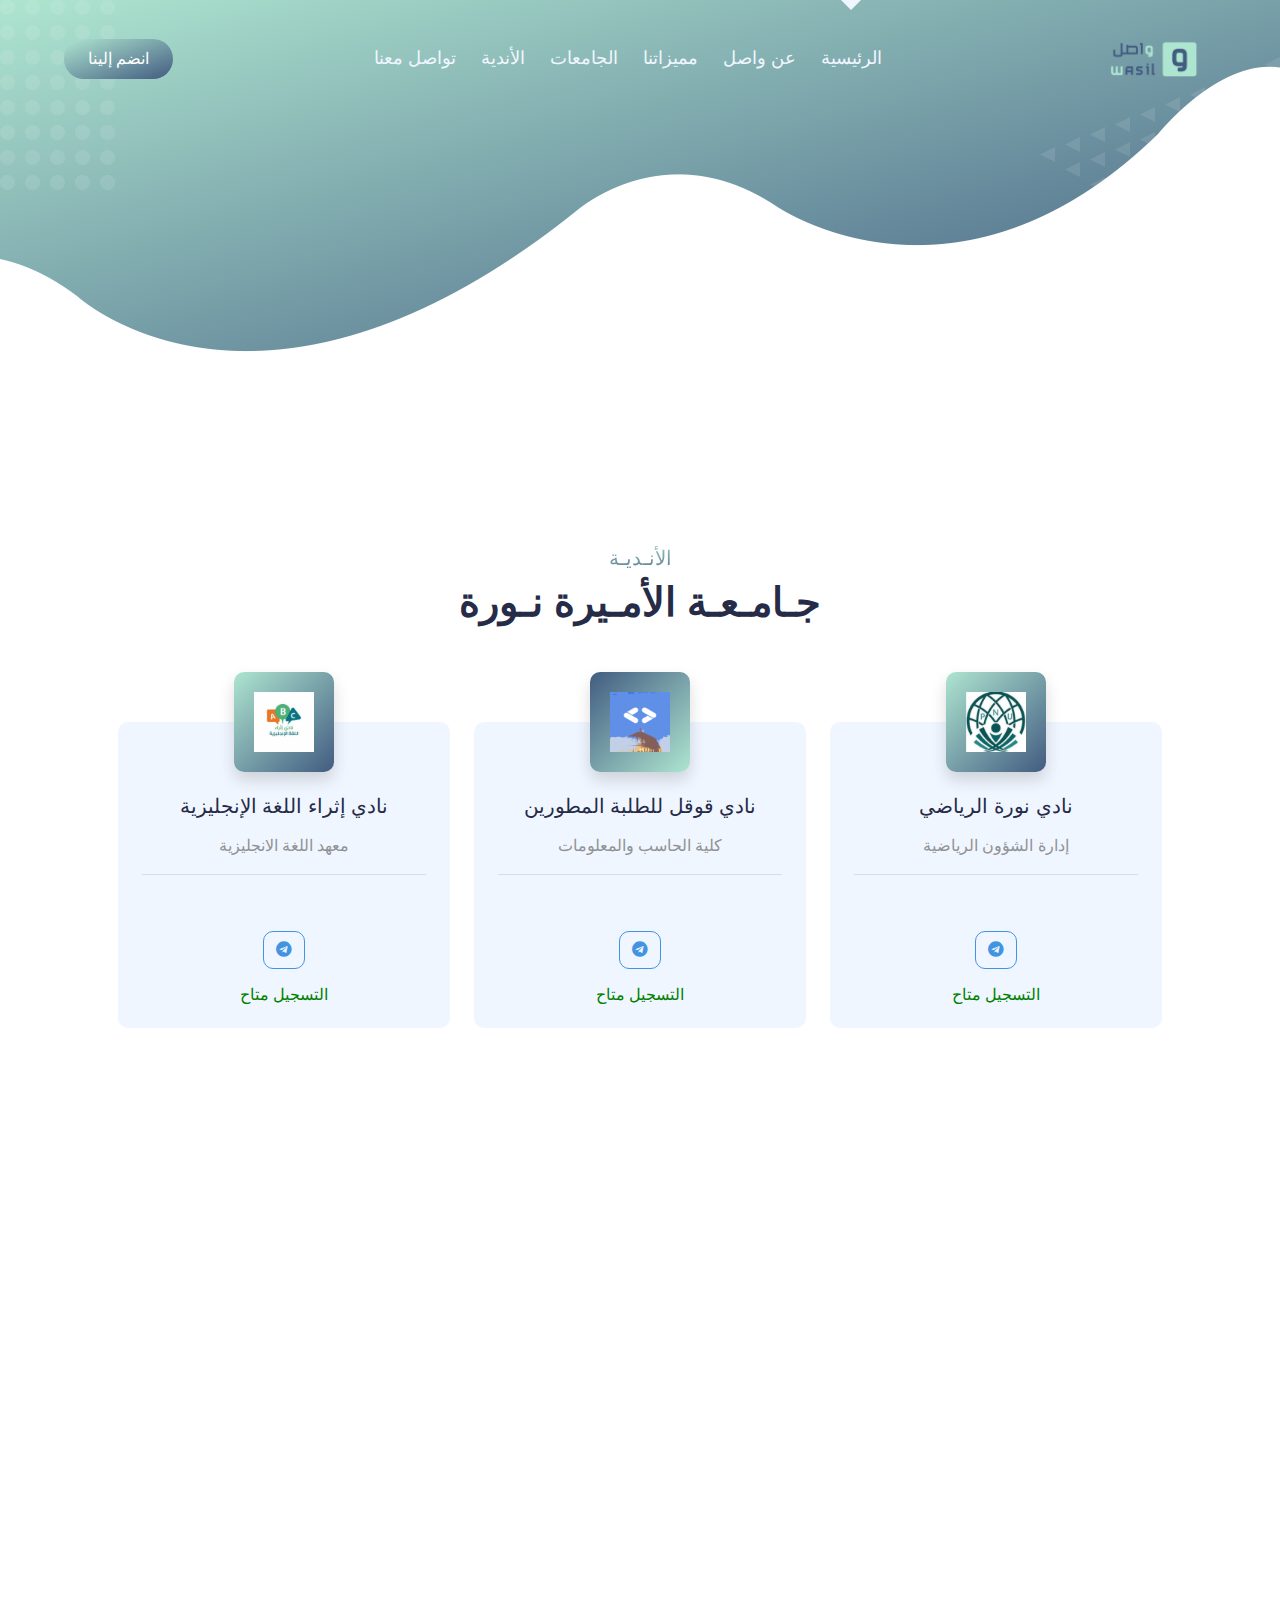
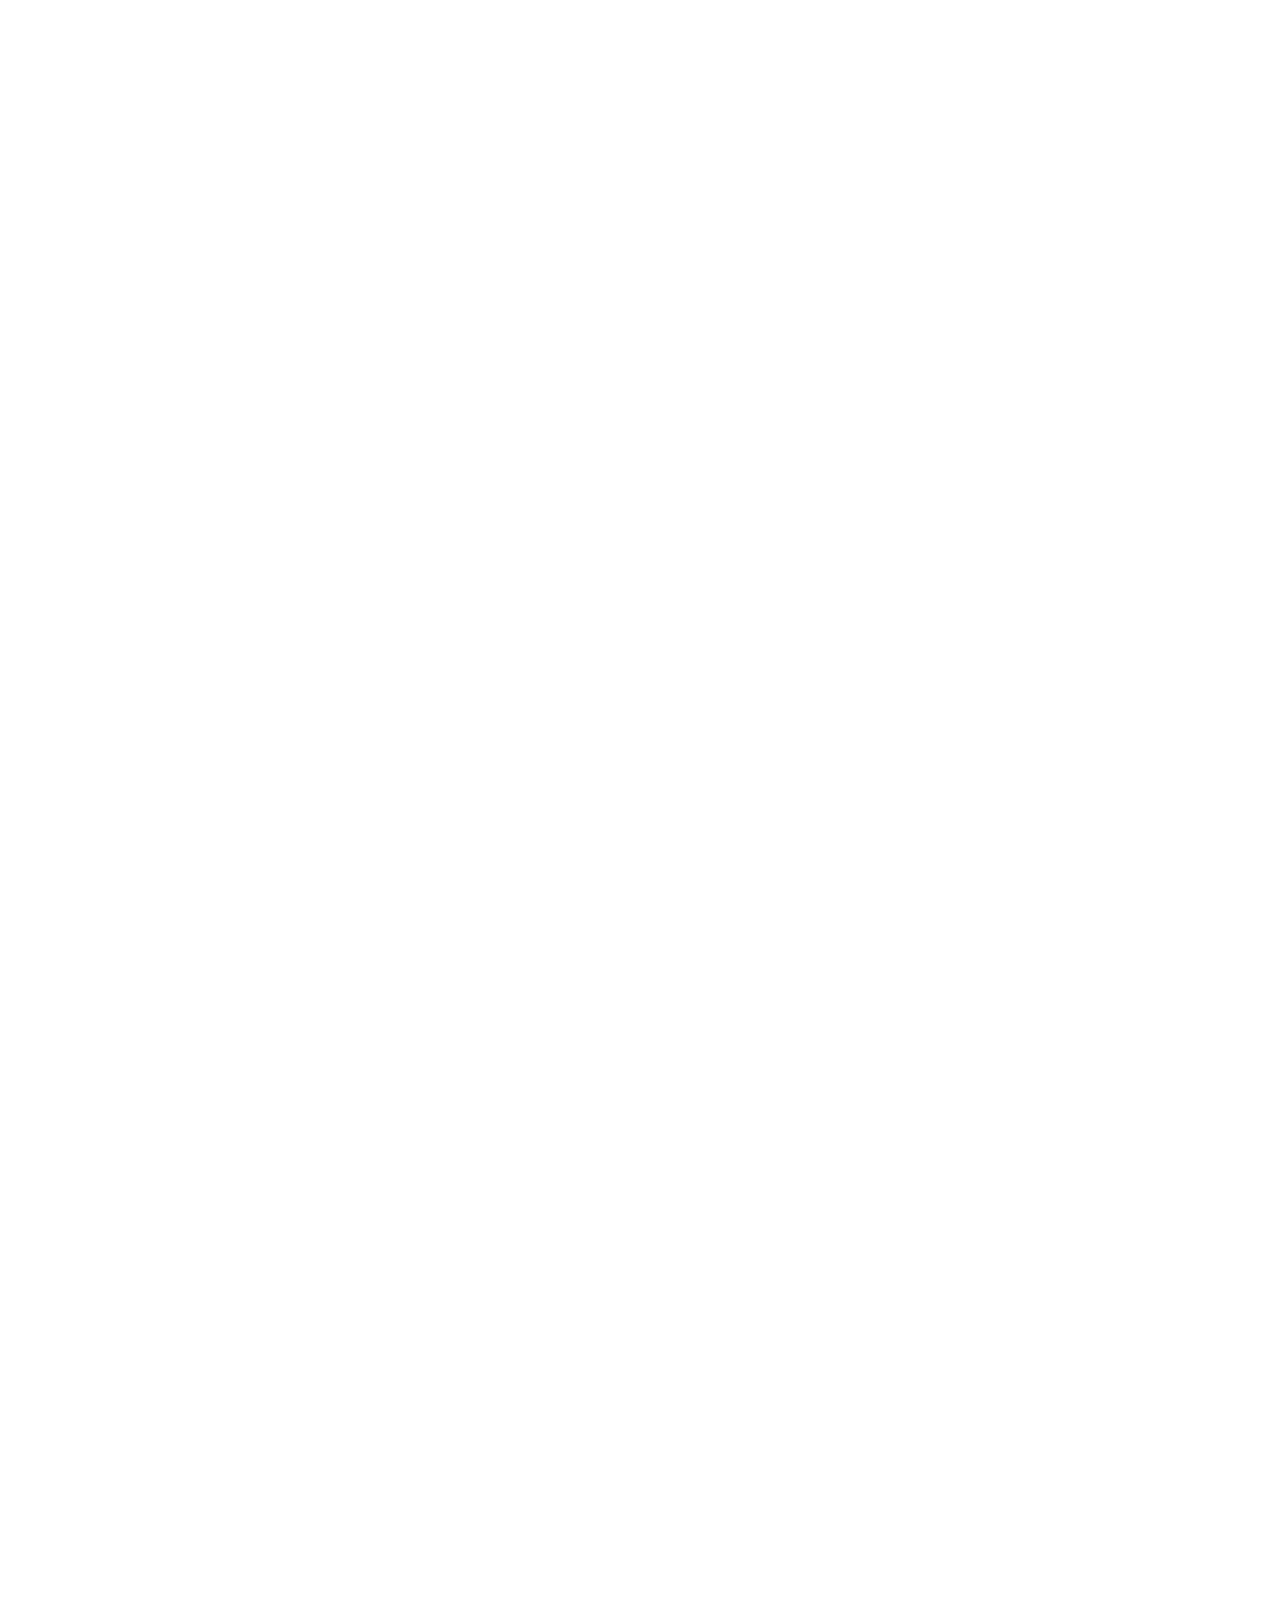
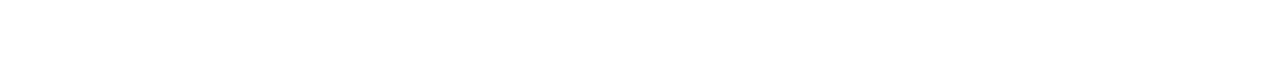
<file: norauni.html>
<!DOCTYPE html>
<html lang="ar" dir="rtl">

<head>
    <meta charset="utf-8">
    <title>واصل - ليصل بك إلى القمة</title>
    <meta content="width=device-width, initial-scale=1.0" name="viewport">
    <meta content="" name="keywords">
    <meta content="" name="description">
    
    <!-- Favicon -->
    <link href="SVG/3.svg" rel="icon">

    <!-- Google Web Fonts -->
    <!-- <link rel="preconnect" href="https://fonts.googleapis.com">
    <link rel="preconnect" href="https://fonts.gstatic.com" crossorigin>
    <link href="https://fonts.googleapis.com/css2?family=Heebo:wght@400;500&family=Jost:wght@500;600;700&display=swap" rel="stylesheet"> -->
    <link rel="preconnect" href="https://fonts.googleapis.com">
    <link rel="preconnect" href="https://fonts.gstatic.com" crossorigin>
    <link href="https://fonts.googleapis.com/css2?family=Cairo&display=swap" rel="stylesheet">

    <!-- Icon Font Stylesheet -->
    <link href="https://cdnjs.cloudflare.com/ajax/libs/font-awesome/5.10.0/css/all.min.css" rel="stylesheet">
    <link href="https://cdn.jsdelivr.net/npm/bootstrap-icons@1.4.1/font/bootstrap-icons.css" rel="stylesheet">

    <!-- Libraries Stylesheet -->
    <link href="lib/animate/animate.min.css" rel="stylesheet">
    <link href="lib/owlcarousel/assets/owl.carousel.min.css" rel="stylesheet">

    <!-- Customized Bootstrap Stylesheet -->
    <link href="css/bootstrap.min.css" rel="stylesheet">

    <!-- Template Stylesheet -->
    <link href="css/style.css" rel="stylesheet">
</head>

<body data-bs-spy="scroll" data-bs-target=".navbar" data-bs-offset="51">
    <div class="container-xxl bg-white p-0">
        <!-- Spinner Start -->
        <div id="spinner" class="show bg-white position-fixed translate-middle w-100 vh-100 top-50 start-50 d-flex align-items-center justify-content-center">
            <div class="spinner-grow text-primary" style="width: 3rem; height: 3rem;" role="status">
                <span class="sr-only">Loading...</span>
            </div>
        </div>
        <!-- Spinner End -->


        <!-- Navbar & Hero Start -->
        <div class="container-xxl position-relative p-0" id="home">
            <nav class="navbar navbar-expand-lg navbar-light px-4 px-lg-5 py-3 py-lg-0">
                <a href="/index.html" class="navbar-brand p-0">
                    <img class="navbar-brand" src="/img/Logo-removebg-preview.png" height="50px" weight="50px">
                </a>
                <button class="navbar-toggler" type="button" data-bs-toggle="collapse" data-bs-target="#navbarCollapse">
                    <span class="fa fa-bars"></span>
                </button>
                <div class="collapse navbar-collapse" id="navbarCollapse">
                    <div class="navbar-nav mx-auto py-0">
                        <a href="/index.html" class="nav-item nav-link active">الرئيسية</a>
                        <a href="/index.html" class="nav-item nav-link">عن واصل</a>
                        <a href="/index.html" class="nav-item nav-link">مميزاتنا</a>
                        <a href="/index.html" class="nav-item nav-link">الجامعات</a>
                        <a href="/index.html" class="nav-item nav-link">الأندية</a>
                        <a href="/index.html" class="nav-item nav-link">تواصل معنا</a>
                    </div>
                    <a href="" class="btn btn-primary-gradient rounded-pill py-2 px-4 ms-3 d-none d-lg-block">انضم إلينا</a>
                </div>
            </nav>

            <div class="container-xxl bg-primary hero-header">
                <div class="container px-lg-5">
                    <div class="row g-5">
                        <div class="col-lg-12 text-center text-lg">
                            <h1 class="text-white m-0 animated slideInDown"></h1>
                            <!-- <p class="text-white pb-3 m-4 animated slideInDown">ليصل بك إلى القمة، ليصل بك نحو مستقبل أفضل</p>
                            <a href="#about" class="btn btn-primary-gradient py-sm-3 px-4 px-sm-5 m-2 rounded-pill me-3 animated slideInLeft">تعرف على واصل</a>
                            <a href="#contact" class="btn btn-secondary-gradient py-sm-3 px-4 px-sm-5 m-2 rounded-pill animated slideInRight">تواصل معنا</a> -->
                        </div>
                        <div class="col-lg-12 d-flex justify-content-center justify-content-lg-end wow fadeInUp" data-wow-delay="0.3s">
                            <!-- <div class="owl-carousel screenshot-carousel">
                                <img class="img-fluid" src="img/screenshot-1.png" alt="">
                                <img class="img-fluid" src="img/screenshot-2.png" alt="">
                                <img class="img-fluid" src="img/screenshot-3.png" alt="">
                                <img class="img-fluid" src="img/screenshot-4.png" alt="">
                                <img class="img-fluid" src="img/screenshot-5.png" alt="">
                            </div> -->
                            <img class="" src="/img/website_img1-removebg-preview.png" weight="50px" height="50px" style="visibility: hidden;">
                        </div>
                    </div>
                </div>
            </div>
        </div>
        <!-- Navbar & Hero End -->

        <!-- Process Start -->
        <div class="container-xxl py-5" id="pricing">
            <div class="container py-5 px-lg-5">
                <div class="text-center pb-4 wow fadeInUp" data-wow-delay="0.1s">
                    <h5 class="text-primary-gradient fw-medium">الأنـديـة</h5>
                    <h1 class="mb-5">جـامـعـة الأمـيرة نـورة </h1>
                </div>
                <div class="row gy-5 gx-4 justify-content-center">
                    <div class="col-lg-4 col-sm-6 text-center pt-4 wow fadeInUp" data-wow-delay="0.1s">
                        <div class="position-relative bg-light rounded pt-5 pb-4 px-4">
                            <div class="d-inline-flex align-items-center justify-content-center bg-primary-gradient rounded position-absolute top-0 start-50 translate-middle shadow" style="width: 100px; height: 100px;">
                                <!-- <i class="fa fa-cog fa-3x text-white"></i> -->
                                <img src="/img/pnu/sports pnu.jpg" weight="60px" height="60px">
                            </div>
                            <h5 class="mt-4 mb-3">نادي نورة الرياضي</h5>
                            <p class="mb-0">إدارة الشؤون الرياضية</p>
                            <hr>
                            <p class="mb-0"></p>
                            <div class="col-md-6 col-lg-12"><br>
                                <div class="d-flex justify-content-center p-2">
                                    <a class="btn btn-outline-primary btn-social m-2" href="https://t.me/PNUSportsTeam" target="_blank"><i class="fab fa-telegram"></i></a>
                                </div>
                            </div>
                            <h6 class="mb-0" style="color: green">التسجيل متاح</h6>
                        </div>
                    </div>
                    <div class="col-lg-4 col-sm-6 text-center pt-4 wow fadeInUp" data-wow-delay="0.3s">
                        <div class="position-relative bg-light rounded pt-5 pb-4 px-4">
                            <div class="d-inline-flex align-items-center justify-content-center bg-secondary-gradient rounded position-absolute top-0 start-50 translate-middle shadow" style="width: 100px; height: 100px;">
                                <!-- <i class="fa fa-address-card fa-3x text-white"></i> -->
                                <img src="/img/pnu/gdsc pnu.jpg" weight="60px" height="60px">
                            </div>
                            <h5 class="mt-4 mb-3">نادي قوقل للطلبة المطورين</h5>
                            <p class="mb-0">كلية الحاسب والمعلومات</p>
                            <hr>
                            <p class="mb-0"></p>
                            <div class="col-md-6 col-lg-12"><br>
                                <div class="d-flex justify-content-center p-2">
                                    <a class="btn btn-outline-primary btn-social m-2" href="https://t.me/gdsc_pnu" target="_blank"><i class="fab fa-telegram"></i></a>
                                </div>
                            </div>
                            <h6 class="mb-0" style="color: green">التسجيل متاح</h6>
                        </div>
                    </div>
                    <div class="col-lg-4 col-sm-6 text-center pt-4 wow fadeInUp" data-wow-delay="0.5s">
                        <div class="position-relative bg-light rounded pt-5 pb-4 px-4">
                            <div class="d-inline-flex align-items-center justify-content-center bg-primary-gradient rounded position-absolute top-0 start-50 translate-middle shadow" style="width: 100px; height: 100px;">
                                <!-- <i class="fa fa-check fa-3x text-white"></i> -->
                                <img src="/img/pnu/ithra eng pnu.jpg" weight="60px" height="60px">
                            </div>
                            <h5 class="mt-4 mb-3">نادي إثراء اللغة الإنجليزية</h5>
                            <p class="mb-0">معهد اللغة الانجليزية</p>
                            <hr>
                            <p class="mb-0"></p>
                            <div class="col-md-6 col-lg-12"><br>
                                <div class="d-flex justify-content-center p-2">
                                    <a class="btn btn-outline-primary btn-social m-2" href="https://t.me/EngEnrichmentClubb" target="_blank"><i class="fab fa-telegram"></i></a>
                                </div>
                            </div>
                            <h6 class="mb-0" style="color: green">التسجيل متاح</h6>
                        </div>
                    </div>
                    <div class="col-lg-4 col-sm-6 text-center pt-4 wow fadeInUp" data-wow-delay="0.1s">
                        <div class="position-relative bg-light rounded pt-5 pb-4 px-4">
                            <div class="d-inline-flex align-items-center justify-content-center bg-primary-gradient rounded position-absolute top-0 start-50 translate-middle shadow" style="width: 100px; height: 100px;">
                                <!-- <i class="fa fa-cog fa-3x text-white"></i> -->
                                <img src="/img/pnu/art design pnu.jpg" weight="60px" height="60px">
                            </div>
                            <h5 class="mt-4 mb-3">نادي الفن والتصميم</h5>
                            <p class="mb-0">كلية التصاميم والفنون</p>
                            <hr>
                            <p class="mb-0"></p>
                            <div class="col-md-6 col-lg-12"><br>
                                <div class="d-flex justify-content-center p-2">
                                    <a class="btn btn-outline-primary btn-social m-2" href="https://t.me/ArtClubpnu" target="_blank"><i class="fab fa-telegram"></i></a>
                                </div>
                            </div>
                            <h6 class="mb-0" style="color: green">التسجيل متاح</h6>
                        </div>
                    </div>
                    <div class="col-lg-4 col-sm-6 text-center pt-4 wow fadeInUp" data-wow-delay="0.3s">
                        <div class="position-relative bg-light rounded pt-5 pb-4 px-4">
                            <div class="d-inline-flex align-items-center justify-content-center bg-secondary-gradient rounded position-absolute top-0 start-50 translate-middle shadow" style="width: 100px; height: 100px;">
                                <!-- <i class="fa fa-address-card fa-3x text-white"></i> -->
                                <img src="/img/pnu/biology pnu.jpg" weight="60px" height="60px">
                            </div>
                            <h5 class="mt-4 mb-3">نادي الأحياء</h5>
                            <p class="mb-0">كلية العلوم</p>
                            <hr>
                            <p class="mb-0"></p>
                            <div class="col-md-6 col-lg-12"><br>
                                <div class="d-flex justify-content-center p-2">
                                    <a class="btn btn-outline-primary btn-social m-2" href="https://t.me/joinchat/AAAAAEuWOTN70W624bELgQ" target="_blank"><i class="fab fa-telegram"></i></a>
                                </div>
                            </div>
                            <h6 class="mb-0" style="color: green">التسجيل متاح</h6>
                        </div>
                    </div>
                    <div class="col-lg-4 col-sm-6 text-center pt-4 wow fadeInUp" data-wow-delay="0.5s">
                        <div class="position-relative bg-light rounded pt-5 pb-4 px-4">
                            <div class="d-inline-flex align-items-center justify-content-center bg-primary-gradient rounded position-absolute top-0 start-50 translate-middle shadow" style="width: 100px; height: 100px;">
                                <!-- <i class="fa fa-check fa-3x text-white"></i> -->
                                <img src="/img/pnu/coffee pnu.jpg" weight="60px" height="60px">
                            </div>
                            <h5 class="mt-4 mb-3">المقهى الحواري</h5>
                            <p class="mb-0">كلية الخدمة الاجتماعية</p>
                            <hr>
                            <p class="mb-0"></p>
                            <div class="col-md-6 col-lg-12"><br>
                                <div class="d-flex justify-content-center p-2">
                                    <a class="btn btn-outline-primary btn-social m-2" href="https://t.me/joinchat/VPN0oi1BbhvNwIEx" target="_blank"><i class="fab fa-telegram"></i></a>
                                </div>
                            </div>
                            <h6 class="mb-0" style="color: green">التسجيل متاح</h6>
                        </div>
                    </div>
                    <div class="col-lg-4 col-sm-6 text-center pt-4 wow fadeInUp" data-wow-delay="0.1s">
                        <div class="position-relative bg-light rounded pt-5 pb-4 px-4">
                            <div class="d-inline-flex align-items-center justify-content-center bg-primary-gradient rounded position-absolute top-0 start-50 translate-middle shadow" style="width: 100px; height: 100px;">
                                <!-- <i class="fa fa-cog fa-3x text-white"></i> -->
                                <img src="/img/pnu/drama club pnu.jpg" weight="60px" height="60px">
                            </div>
                            <h5 class="mt-4 mb-3">نادي الدراما التطوعي</h5>
                            <p class="mb-0">كلية اللغات</p>
                            <hr>
                            <p class="mb-0"></p>
                            <div class="col-md-6 col-lg-12"><br>
                                <div class="d-flex justify-content-center p-2">
                                    <a class="btn btn-outline-primary btn-social m-2" href="https://t.me/DramaClubPNU" target="_blank"><i class="fab fa-telegram"></i></a>
                                </div>
                            </div>
                            <h6 class="mb-0" style="color: green">التسجيل متاح</h6>
                        </div>
                    </div>
                    <div class="col-lg-4 col-sm-6 text-center pt-4 wow fadeInUp" data-wow-delay="0.3s">
                        <div class="position-relative bg-light rounded pt-5 pb-4 px-4">
                            <div class="d-inline-flex align-items-center justify-content-center bg-secondary-gradient rounded position-absolute top-0 start-50 translate-middle shadow" style="width: 100px; height: 100px;">
                                <!-- <i class="fa fa-address-card fa-3x text-white"></i> -->
                                <img src="/img/pnu/economy pnu.jpg" weight="60px" height="60px">
                            </div>
                            <h5 class="mt-4 mb-3">نادي الاقتصاد</h5>
                            <p class="mb-0">كلية إدارة الأعمال</p>
                            <hr>
                            <p class="mb-0"></p>
                            <div class="col-md-6 col-lg-12"><br>
                                <div class="d-flex justify-content-center p-2">
                                    <a class="btn btn-outline-primary btn-social m-2" href="https://t.me/Really134" target="_blank"><i class="fab fa-telegram"></i></a>
                                </div>
                            </div>
                            <h6 class="mb-0" style="color: green">التسجيل متاح</h6>
                        </div>
                    </div>
                    <div class="col-lg-4 col-sm-6 text-center pt-4 wow fadeInUp" data-wow-delay="0.5s">
                        <div class="position-relative bg-light rounded pt-5 pb-4 px-4">
                            <div class="d-inline-flex align-items-center justify-content-center bg-primary-gradient rounded position-absolute top-0 start-50 translate-middle shadow" style="width: 100px; height: 100px;">
                                <!-- <i class="fa fa-check fa-3x text-white"></i> -->
                                <img src="/img/pnu/engineering pnu.jpg" weight="60px" height="60px">
                            </div>
                            <h5 class="mt-4 mb-3">نادي الهندسة</h5>
                            <p class="mb-0">كلية الهندسة</p>
                            <hr>
                            <p class="mb-0"></p>
                            <div class="col-md-6 col-lg-12"><br>
                                <div class="d-flex justify-content-center p-2">
                                    <a class="btn btn-outline-primary btn-social m-2" href="https://t.me/+VWvOZxN9mzUb2CEw" target="_blank"><i class="fab fa-telegram"></i></a>
                                </div>
                            </div>
                            <h6 class="mb-0" style="color: green">التسجيل متاح</h6>
                        </div>
                    </div>
                    <div class="col-lg-4 col-sm-6 text-center pt-4 wow fadeInUp" data-wow-delay="0.1s">
                        <div class="position-relative bg-light rounded pt-5 pb-4 px-4">
                            <div class="d-inline-flex align-items-center justify-content-center bg-primary-gradient rounded position-absolute top-0 start-50 translate-middle shadow" style="width: 100px; height: 100px;">
                                <!-- <i class="fa fa-cog fa-3x text-white"></i> -->
                                <img src="/img/pnu/multilang.jpg" weight="60px" height="60px">
                            </div>
                            <h5 class="mt-4 mb-3">نادي تعدد اللغات</h5>
                            <p class="mb-0">كلية اللغات</p>
                            <hr>
                            <p class="mb-0"></p>
                            <div class="col-md-6 col-lg-12"><br>
                                <div class="d-flex justify-content-center p-2">
                                    <a class="btn btn-outline-primary btn-social m-2" href="https://t.me/multilingualclub" target="_blank"><i class="fab fa-telegram"></i></a>
                                </div>
                            </div>
                            <h6 class="mb-0" style="color: green">التسجيل متاح</h6>
                        </div>
                    </div>
                    <div class="col-lg-4 col-sm-6 text-center pt-4 wow fadeInUp" data-wow-delay="0.3s">
                        <div class="position-relative bg-light rounded pt-5 pb-4 px-4">
                            <div class="d-inline-flex align-items-center justify-content-center bg-secondary-gradient rounded position-absolute top-0 start-50 translate-middle shadow" style="width: 100px; height: 100px;">
                                <!-- <i class="fa fa-address-card fa-3x text-white"></i> -->
                                <img src="/img/pnu/law pnu.jpg" weight="60px" height="60px">
                            </div>
                            <h5 class="mt-4 mb-3">نادي القانون</h5>
                            <p class="mb-0">كلية القانون</p>
                            <hr>
                            <p class="mb-0"></p>
                            <div class="col-md-6 col-lg-12"><br>
                                <div class="d-flex justify-content-center p-2">
                                    <a class="btn btn-outline-primary btn-social m-2" href="https://t.me/lawclubpnu" target="_blank"><i class="fab fa-telegram"></i></a>
                                </div>
                            </div>
                            <h6 class="mb-0" style="color: green">التسجيل متاح</h6>
                        </div>
                    </div>
                    <div class="col-lg-4 col-sm-6 text-center pt-4 wow fadeInUp" data-wow-delay="0.5s">
                        <div class="position-relative bg-light rounded pt-5 pb-4 px-4">
                            <div class="d-inline-flex align-items-center justify-content-center bg-primary-gradient rounded position-absolute top-0 start-50 translate-middle shadow" style="width: 100px; height: 100px;">
                                <!-- <i class="fa fa-check fa-3x text-white"></i> -->
                                <img src="/img/pnu/nazahah pnu.jpg" weight="60px" height="60px">
                            </div>
                            <h5 class="mt-4 mb-3">نادي نزاهة التطوعي</h5>
                            <p class="mb-0">عام</p>
                            <hr>
                            <p class="mb-0"></p>
                            <div class="col-md-6 col-lg-12"><br>
                                <div class="d-flex justify-content-center p-2">
                                    <a class="btn btn-outline-primary btn-social m-2" href="https://t.me/+N5ut87oPLv01YzI0" target="_blank"><i class="fab fa-telegram"></i></a>
                                </div>
                            </div>
                            <h6 class="mb-0" style="color: green">التسجيل متاح</h6>
                        </div>
                    </div>
                    <div class="col-lg-4 col-sm-6 text-center pt-4 wow fadeInUp" data-wow-delay="0.1s">
                        <div class="position-relative bg-light rounded pt-5 pb-4 px-4">
                            <div class="d-inline-flex align-items-center justify-content-center bg-primary-gradient rounded position-absolute top-0 start-50 translate-middle shadow" style="width: 100px; height: 100px;">
                                <!-- <i class="fa fa-cog fa-3x text-white"></i> -->
                                <img src="/img/pnu/norat manarah pnu.jpg" weight="60px" height="60px">
                            </div>
                            <h5 class="mt-4 mb-3">نادي منارة نورة الصحفي</h5>
                            <p class="mb-0">عام</p>
                            <hr>
                            <p class="mb-0"></p>
                            <div class="col-md-6 col-lg-12"><br>
                                <div class="d-flex justify-content-center p-2">
                                    <a class="btn btn-outline-primary btn-social m-2" href="https://t.me/MinaretNourah" target="_blank"><i class="fab fa-telegram"></i></a>
                                </div>
                            </div>
                            <h6 class="mb-0" style="color: green">التسجيل متاح</h6>
                        </div>
                    </div>
                    <div class="col-lg-4 col-sm-6 text-center pt-4 wow fadeInUp" data-wow-delay="0.3s">
                        <div class="position-relative bg-light rounded pt-5 pb-4 px-4">
                            <div class="d-inline-flex align-items-center justify-content-center bg-secondary-gradient rounded position-absolute top-0 start-50 translate-middle shadow" style="width: 100px; height: 100px;">
                                <!-- <i class="fa fa-address-card fa-3x text-white"></i> -->
                                <img src="/img/pnu/theatre pnu.jpg" weight="60px" height="60px">
                            </div>
                            <h5 class="mt-4 mb-3">نادي الإلقاء والمسرح</h5>
                            <p class="mb-0">كلية الخدمة الاجتماعية</p>
                            <hr>
                            <p class="mb-0"></p>
                            <div class="col-md-6 col-lg-12"><br>
                                <div class="d-flex justify-content-center p-2">
                                    <a class="btn btn-outline-primary btn-social m-2" href="https://t.me/+OdHdNTmnjGFlNzFk" target="_blank"><i class="fab fa-telegram"></i></a>
                                </div>
                            </div>
                            <h6 class="mb-0" style="color: green">التسجيل متاح</h6>
                        </div>
                    </div>
                    <div class="col-lg-4 col-sm-6 text-center pt-4 wow fadeInUp" data-wow-delay="0.5s">
                        <div class="position-relative bg-light rounded pt-5 pb-4 px-4">
                            <div class="d-inline-flex align-items-center justify-content-center bg-primary-gradient rounded position-absolute top-0 start-50 translate-middle shadow" style="width: 100px; height: 100px;">
                                <!-- <i class="fa fa-check fa-3x text-white"></i> -->
                                <img src="/img/pnu/norah pnu.jpg" weight="60px" height="60px">
                            </div>
                            <h5 class="mt-4 mb-3">قناة الجامعة التطوعية العامة</h5>
                            <p class="mb-0">عام</p>
                            <hr>
                            <p class="mb-0"></p>
                            <div class="col-md-6 col-lg-12"><br>
                                <div class="d-flex justify-content-center p-2">
                                    <a class="btn btn-outline-primary btn-social m-2" href="https://t.me/pnu440" target="_blank"><i class="fab fa-telegram"></i></a>
                                </div>
                            </div>
                            <h6 class="mb-0" style="color: green">التسجيل متاح</h6>
                        </div>
                    </div>
                </div>
            </div>
        </div>
        <!-- Process Start -->


        <!-- Footer Start -->
        <div class="container-fluid bg-primary text-light footer wow fadeIn" data-wow-delay="0.1s">
            <div class="container py-5 px-lg-5">
                <div class="row g-5">
                    <div class="col-md-6 col-lg-4"><br>
                        <img class="text-white mb-4" href="home" src="/SVG/7.svg" height="200px" weight="200px">
                        <!-- <p><i class="fa fa-map-marker-alt me-3"></i>123 Street, New York, USA</p>
                        <p><i class="fa fa-phone-alt me-3"></i>+012 345 67890</p>
                        <p><i class="fa fa-envelope me-3"></i>info@example.com</p> -->
                    </div>
                    <div class="col-md-6 col-lg-4"><br>
                        <a class="btn btn-link" href="#about" style="text-align: right;">عن واصل</a>
                        <a class="btn btn-link" href="#feature" style="text-align: right;">مميزاتنا</a>
                        <a class="btn btn-link" href="#pricing" style="text-align: right;">الجامعات</a>
                        <a class="btn btn-link" href="#review" style="text-align: right;">الأندية</a>
                        <a class="btn btn-link" href="#contact" style="text-align: right;">تواصل معنا</a>
                    </div>
                    <div class="col-md-6 col-lg-4"><br>
                        <div class="d-grid pt-2">
                            <a class="btn btn-outline-light btn-social" href=""><i class="fab fa-twitter"></i></a>
                            <a class="btn btn-outline-light btn-social" href=""><i class="fab fa-facebook-f"></i></a>
                            <a class="btn btn-outline-light btn-social" href=""><i class="fab fa-instagram"></i></a>
                            <a class="btn btn-outline-light btn-social" href=""><i class="fab fa-linkedin-in"></i></a>
                        </div>
                    </div>
                    <!-- <div class="col-md-6 col-lg-3">
                        <h4 class="text-white mb-4">Newsletter</h4>
                        <p>Lorem ipsum dolor sit amet elit. Phasellus nec pretium mi. Curabitur facilisis ornare velit non vulpu</p>
                        <div class="position-relative w-100 mt-3">
                            <input class="form-control border-0 rounded-pill w-100 ps-4 pe-5" type="text" placeholder="Your Email" style="height: 48px;">
                            <button type="button" class="btn shadow-none position-absolute top-0 end-0 mt-1 me-2"><i class="fa fa-paper-plane text-primary-gradient fs-4"></i></button>
                        </div>
                    </div> -->
                </div>
            </div>
            <div class="container px-lg-5">
                <div class="copyright">
                    <div class="row">
                        <!-- <div class="col-md-6 text-center text-md-start mb-3 mb-md-0">
                            &copy; <a class="border-bottom" href="#">Your Site Name</a>, All Right Reserved. 
							
							/*** This template is free as long as you keep the footer author’s credit link/attribution link/backlink. If you'd like to use the template without the footer author’s credit link/attribution link/backlink, you can purchase the Credit Removal License from "https://htmlcodex.com/credit-removal". Thank you for your support. ***/-->
							<!-- Designed By <a class="border-bottom" href="https://htmlcodex.com">HTML Codex</a> -->
                        </div> 
                        <!-- <div class="col-md-6 text-center text-md-end">
                            <div class="footer-menu">
                                <a href="">Home</a>
                                <a href="">Cookies</a>
                                <a href="">Help</a>
                                <a href="">FQAs</a>
                            </div>
                        </div> -->
                    </div>
                </div>
            </div>
        </div>
        <!-- Footer End -->


        <!-- Back to Top -->
        <a href="#" class="btn btn-lg btn-lg-square back-to-top pt-2"><i class="bi bi-arrow-up text-white"></i></a>
    </div>

    <!-- JavaScript Libraries -->
    <script src="https://code.jquery.com/jquery-3.4.1.min.js"></script>
    <script src="https://cdn.jsdelivr.net/npm/bootstrap@5.0.0/dist/js/bootstrap.bundle.min.js"></script>
    <script src="lib/wow/wow.min.js"></script>
    <script src="lib/easing/easing.min.js"></script>
    <script src="lib/waypoints/waypoints.min.js"></script>
    <script src="lib/counterup/counterup.min.js"></script>
    <script src="lib/owlcarousel/owl.carousel.min.js"></script>

    <!-- Template Javascript -->
    <script src="js/main.js"></script>
</body>

</html>
</file>
<file: css/style.css>
/********** Template CSS **********/
:root {
    --primary: #AEE5D0;
    --secondary: #425C81;
    --light: #F0F6FF;
    --dark: #262B47;
}

/*** Spinner ***/
#spinner {
    opacity: 0;
    visibility: hidden;
    transition: opacity .5s ease-out, visibility 0s linear .5s;
    z-index: 99999;
}

#spinner.show {
    transition: opacity .5s ease-out, visibility 0s linear 0s;
    visibility: visible;
    opacity: 1;
}


/*** Heading ***/
h1,
h2,
.fw-bold {
    font-weight: 700 !important;
}

h3,
h4,
.fw-semi-bold {
    font-weight: 600 !important;
}

h5,
h6,
.fw-medium {
    font-weight: 500 !important;
}


/*** Gradient Text & BG ***/
.text-primary-gradient {
    background: linear-gradient(to bottom right, var(--primary), var(--secondary));
    -webkit-background-clip: text;
    -webkit-text-fill-color: transparent;
}

.text-secondary-gradient {
    background: linear-gradient(to bottom right, var(--secondary), var(--primary));
    -webkit-background-clip: text;
    -webkit-text-fill-color: transparent;
}

.bg-primary-gradient {
    background: linear-gradient(to bottom right, var(--primary), var(--secondary));
}

.bg-secondary-gradient {
    background: linear-gradient(to bottom right, var(--secondary), var(--primary));
}


/*** Button ***/
.btn {
    transition: .5s;
}

.btn.btn-primary-gradient,
.btn.btn-secondary-gradient {
    position: relative;
    overflow: hidden;
    border: none;
    color: #FFFFFF;
    z-index: 1;
}

.btn.btn-primary-gradient::after,
.btn.btn-secondary-gradient::after {
    position: absolute;
    content: "";
    top: 0;
    left: 0;
    width: 100%;
    height: 100%;
    transition: .5s;
    z-index: -1;
    opacity: 0;
}

.btn.btn-primary-gradient,
.btn.btn-secondary-gradient::after {
    background: linear-gradient(to bottom right, var(--primary), var(--secondary));
}

.btn.btn-secondary-gradient,
.btn.btn-primary-gradient::after {
    background: var(--secondary);
}

.btn.btn-primary-gradient:hover::after ,
.btn.btn-secondary-gradient:hover::after {
    opacity: 1;
}

.btn-square {
    width: 38px;
    height: 38px;
}

.btn-sm-square {
    width: 32px;
    height: 32px;
}

.btn-lg-square {
    width: 48px;
    height: 48px;
}

.btn-square,
.btn-sm-square,
.btn-lg-square {
    padding: 0;
    display: flex;
    align-items: center;
    justify-content: center;
    font-weight: normal;
    border-radius: 50px;
}

.back-to-top {
    position: fixed;
    display: none;
    right: 45px;
    bottom: 45px;
    z-index: 99;
    border: none;
    background: linear-gradient(to bottom right, var(--primary), var(--secondary));
}


/*** Navbar ***/
.navbar-light .navbar-nav .nav-link {
    position: relative;
    margin-right: 25px;
    padding: 45px 0;
    /* font-family: 'Jost', sans-serif; */
    font-size: 18px;
    font-weight: 500;
    color: var(--light) !important;
    outline: none;
    transition: .5s;
}

.navbar-light .navbar-nav .nav-link::before {
    position: absolute;
    content: "";
    width: 0;
    height: 0;
    top: -10px;
    left: 50%;
    transform: translateX(-50%);
    border: 10px solid;
    border-color: var(--light) transparent transparent transparent;
    transition: .5s;
}

.sticky-top.navbar-light .navbar-nav .nav-link {
    padding: 20px 0;
    color: var(--dark) !important;
}

.navbar-light .navbar-nav .nav-link:hover::before,
.navbar-light .navbar-nav .nav-link.active::before {
    top: 0;
}

.navbar-light .navbar-brand h1 {
    color: #FFFFFF;
}

.navbar-light .navbar-brand img {
    max-height: 100px;
    transition: .5s;
}

.sticky-top.navbar-light .navbar-brand img {
    max-height: 100px;
}

@media (max-width: 991.98px) {
    .sticky-top.navbar-light {
        position: relative;
        background: #FFFFFF;
    }

    .navbar-light .navbar-collapse {
        margin-top: 15px;
        border-top: 1px solid #DDDDDD;
    }

    .navbar-light .navbar-nav .nav-link,
    .sticky-top.navbar-light .navbar-nav .nav-link {
        padding: 10px 0;
        margin-left: 0;
        color: var(--dark) !important;
    }

    .navbar-light .navbar-nav .nav-link::before {
        display: none;
    }

    .navbar-light .navbar-nav .nav-link:hover,
    .navbar-light .navbar-nav .nav-link.active {
        color: var(--primary) !important;
    }

    .navbar-light .navbar-brand h1 {
        background: linear-gradient(to bottom right, var(--primary), var(--secondary));
        -webkit-background-clip: text;
        -webkit-text-fill-color: transparent;
    }

    .navbar-light .navbar-brand img {
        max-height: 45px;
    }
}

@media (min-width: 992px) {
    .navbar-light {
        position: absolute;
        width: 100%;
        top: 0;
        left: 0;
        z-index: 999;
    }
    
    .sticky-top.navbar-light {
        position: fixed;
        background: #FFFFFF;
    }

    .sticky-top.navbar-light .navbar-nav .nav-link::before {
        border-top-color: var(--primary);
    }

    .sticky-top.navbar-light .navbar-brand h1 {
        background: linear-gradient(to bottom right, var(--primary), var(--secondary));
        -webkit-background-clip: text;
        -webkit-text-fill-color: transparent;
    }
}


/*** Hero Header ***/
.hero-header {
    margin-bottom: 6rem;
    padding: 16rem 0 0 0;
    background:
        url(../img/bg-circle.png),
        url(../img/bg-triangle.png),
        url(../img/bg-bottom.png),
        linear-gradient(to bottom right, var(--primary), var(--secondary));
    background-position:
        left 0px top 0px,
        right 0px top 50%,
        center bottom;
    background-repeat: no-repeat;
}

@media (max-width: 991.98px) {
    .hero-header {
        padding: 6rem 0 9rem 0;
    }
}


/*** Feature ***/
.feature-item {
    transition: .5s;
}

.feature-item:hover {
    margin-top: -15px;
    box-shadow: 0 .5rem 1.5rem rgba(0, 0, 0, .08);
}


/*** Pricing ***/
.pricing .nav {
    padding: 2px;
}

.pricing .nav-link {
    padding: 12px 30px;
    font-weight: 500;
    color: var(--dark);
    background: #FFFFFF;
}

.pricing .nav-item:first-child .nav-link {
    border-radius: 30px 0 0 30px;
}

.pricing .nav-item:last-child .nav-link {
    border-radius: 0 30px 30px 0;
}

.pricing .nav-link.active {
    color: #FFFFFF;
    background: linear-gradient(to bottom right, var(--primary), var(--secondary));
}


/*** Screenshot ***/
.screenshot-carousel {
    position: relative;
    width: 253px;
    height: 500px;
    padding: 15px;
    margin-right: 30px;
}

.screenshot-carousel::before {
    position: absolute;
    content: "";
    width: 100%;
    height: 100%;
    top: 0;
    left: 0;
    background: url(../img/screenshot-frame.png) center center no-repeat;
    background-size: 253px 500px;
    z-index: 1;
}

.screenshot-carousel .owl-item img {
    position: relative;
    width: 223px;
    height: 470px;
}

.screenshot-carousel .owl-dots {
    position: absolute;
    top: 50%;
    right: -30px;
    transform: translateY(-50%);
    display: flex;
    flex-direction: column;
    align-items: center;
    justify-content: center;
}

.screenshot-carousel .owl-dot {
    position: relative;
    display: inline-block;
    margin: 5px 0;
    width: 15px;
    height: 15px;
    background: linear-gradient(to bottom right, var(--primary), var(--secondary));
    border-radius: 15px;
    transition: .5s;
}

.screenshot-carousel .owl-dot::after {
    position: absolute;
    content: "";
    width: 5px;
    height: 5px;
    top: 5px;
    left: 5px;
    background: #FFFFFF;
    border-radius: 5px;
}

.screenshot-carousel .owl-dot.active {
    box-shadow: 0 0 10px var(--dark);
}


/*** Testimonial ***/
.testimonial-carousel .owl-item .testimonial-item,
.testimonial-carousel .owl-item .testimonial-item * {
    transition: .5s;
}

.testimonial-carousel .owl-item.center .testimonial-item {
    background: linear-gradient(to bottom right, var(--primary), var(--secondary));
}

.testimonial-carousel .owl-item.center .testimonial-item h5,
.testimonial-carousel .owl-item.center .testimonial-item p {
    color: #FFFFFF !important;
}

.testimonial-carousel .owl-nav {
    margin-top: 30px;
    display: flex;
    justify-content: center;
}

.testimonial-carousel .owl-nav .owl-prev,
.testimonial-carousel .owl-nav .owl-next {
    margin: 0 12px;
    width: 50px;
    height: 50px;
    display: flex;
    align-items: center;
    justify-content: center;
    color: #FFFFFF;
    background: linear-gradient(to bottom right, var(--primary), var(--secondary));
    border-radius: 60px;
    font-size: 18px;
    transition: .5s;
}

.testimonial-carousel .owl-nav .owl-prev:hover,
.testimonial-carousel .owl-nav .owl-next:hover {
    background: linear-gradient(to bottom right, var(--secondary), var(--primary));
}


/*** Footer ***/
.footer {
    margin-top: 6rem;
    padding-top: 9rem;
    background:
        url(../img/bg-circle.png),
        url(../img/bg-triangle.png),
        url(../img/bg-top.png),
        linear-gradient(to bottom right, var(--primary), var(--secondary));
    background-position:
        left 0px bottom 0px,
        right 0px top 50%,
        center top;
    background-repeat: no-repeat;
}

.footer .btn.btn-social {
    margin-right: 5px;
    width: 40px;
    height: 40px;
    display: flex;
    align-items: center;
    justify-content: center;
    color: var(--light);
    border: 1px solid rgba(256, 256, 256, .1);
    border-radius: 40px;
    transition: .3s;
}

.footer .btn.btn-social:hover {
    color: var(--primary);
}

.footer .btn.btn-link {
    display: block;
    margin-bottom: 10px;
    padding: 0;
    text-align: left;
    color: var(--light);
    font-weight: normal;
    transition: .3s;
}

.footer .btn.btn-link::before {
    position: relative;
    content: "\f105";
    font-family: "Font Awesome 5 Free";
    font-weight: 900;
    margin-right: 10px;
}

.footer .btn.btn-link:hover {
    letter-spacing: 1px;
    box-shadow: none;
}

.footer .copyright {
    padding: 25px 0;
    font-size: 14px;
    border-top: 1px solid rgba(256, 256, 256, .1);
}

.footer .copyright a {
    color: var(--light);
}

.footer .footer-menu a {
    margin-right: 15px;
    padding-right: 15px;
    border-right: 1px solid rgba(255, 255, 255, .1);
}

.footer .footer-menu a:last-child {
    margin-right: 0;
    padding-right: 0;
    border-right: none;
}
</file>
